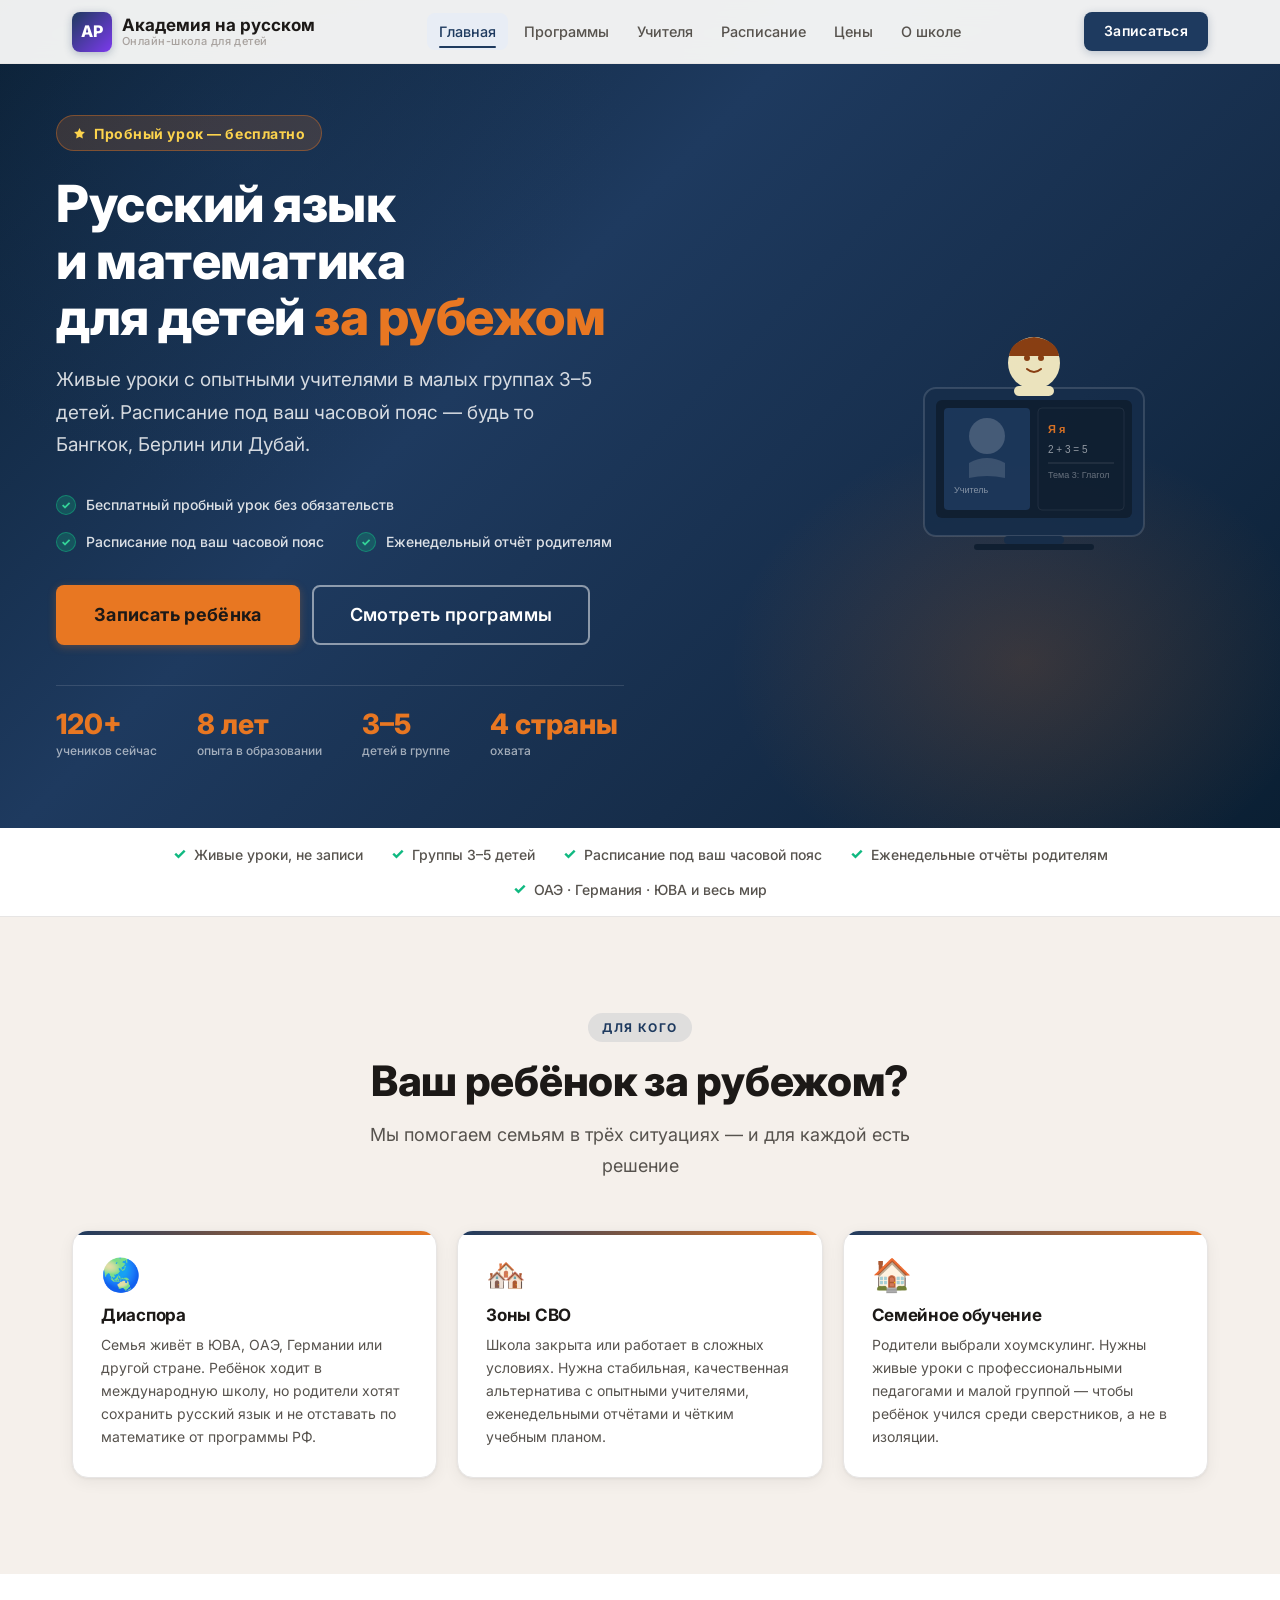
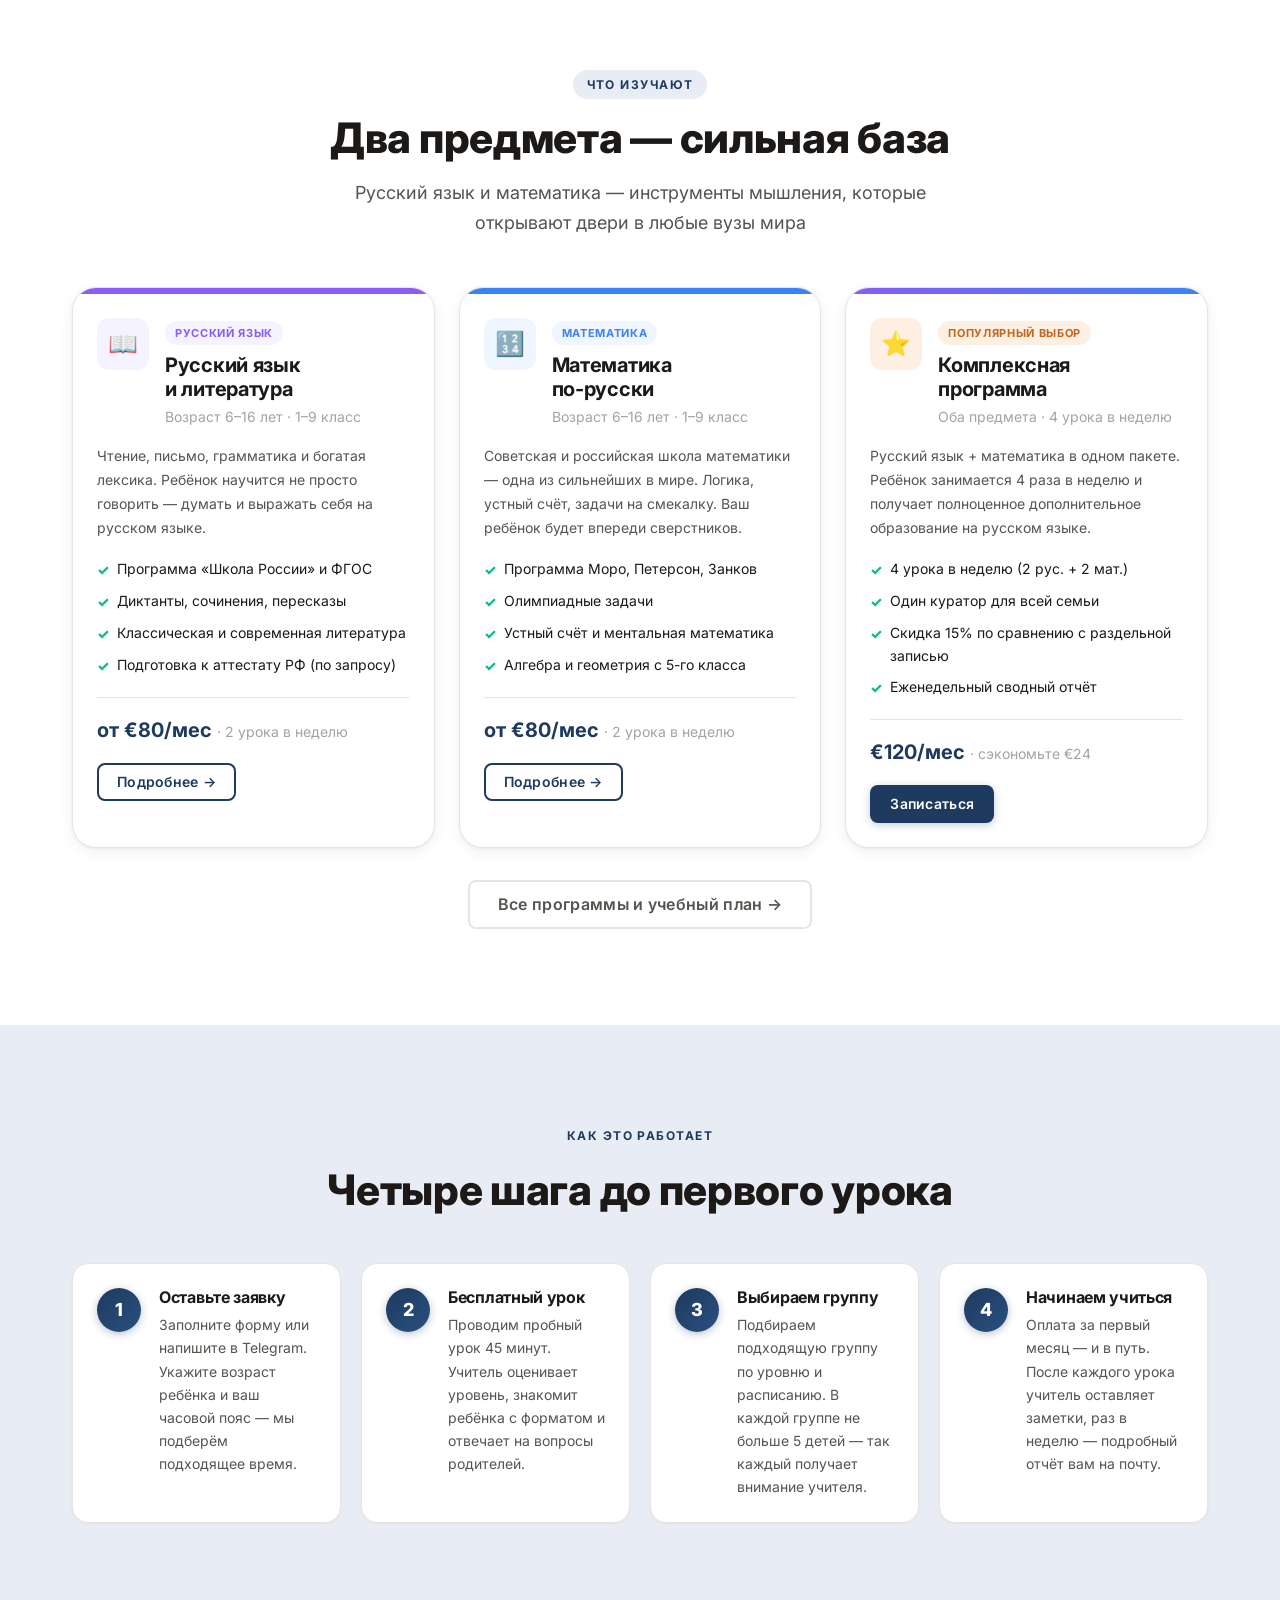
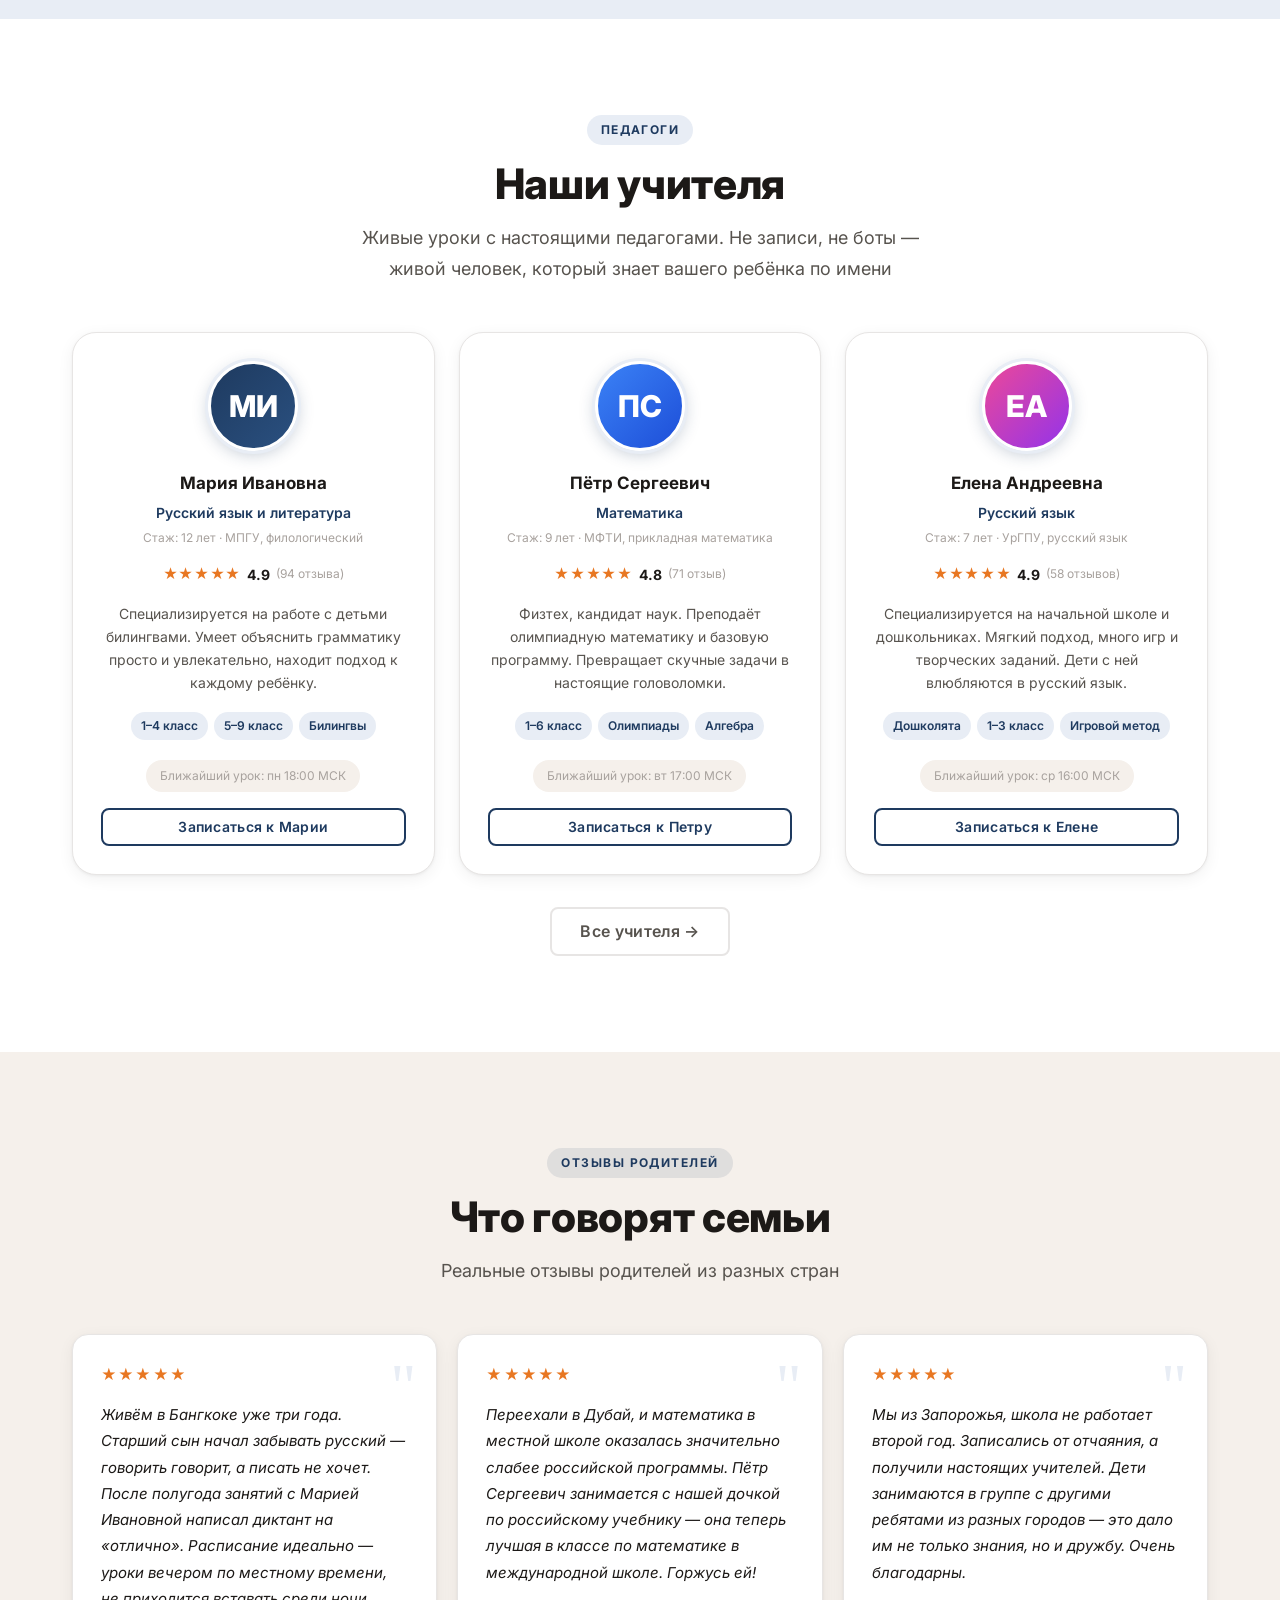
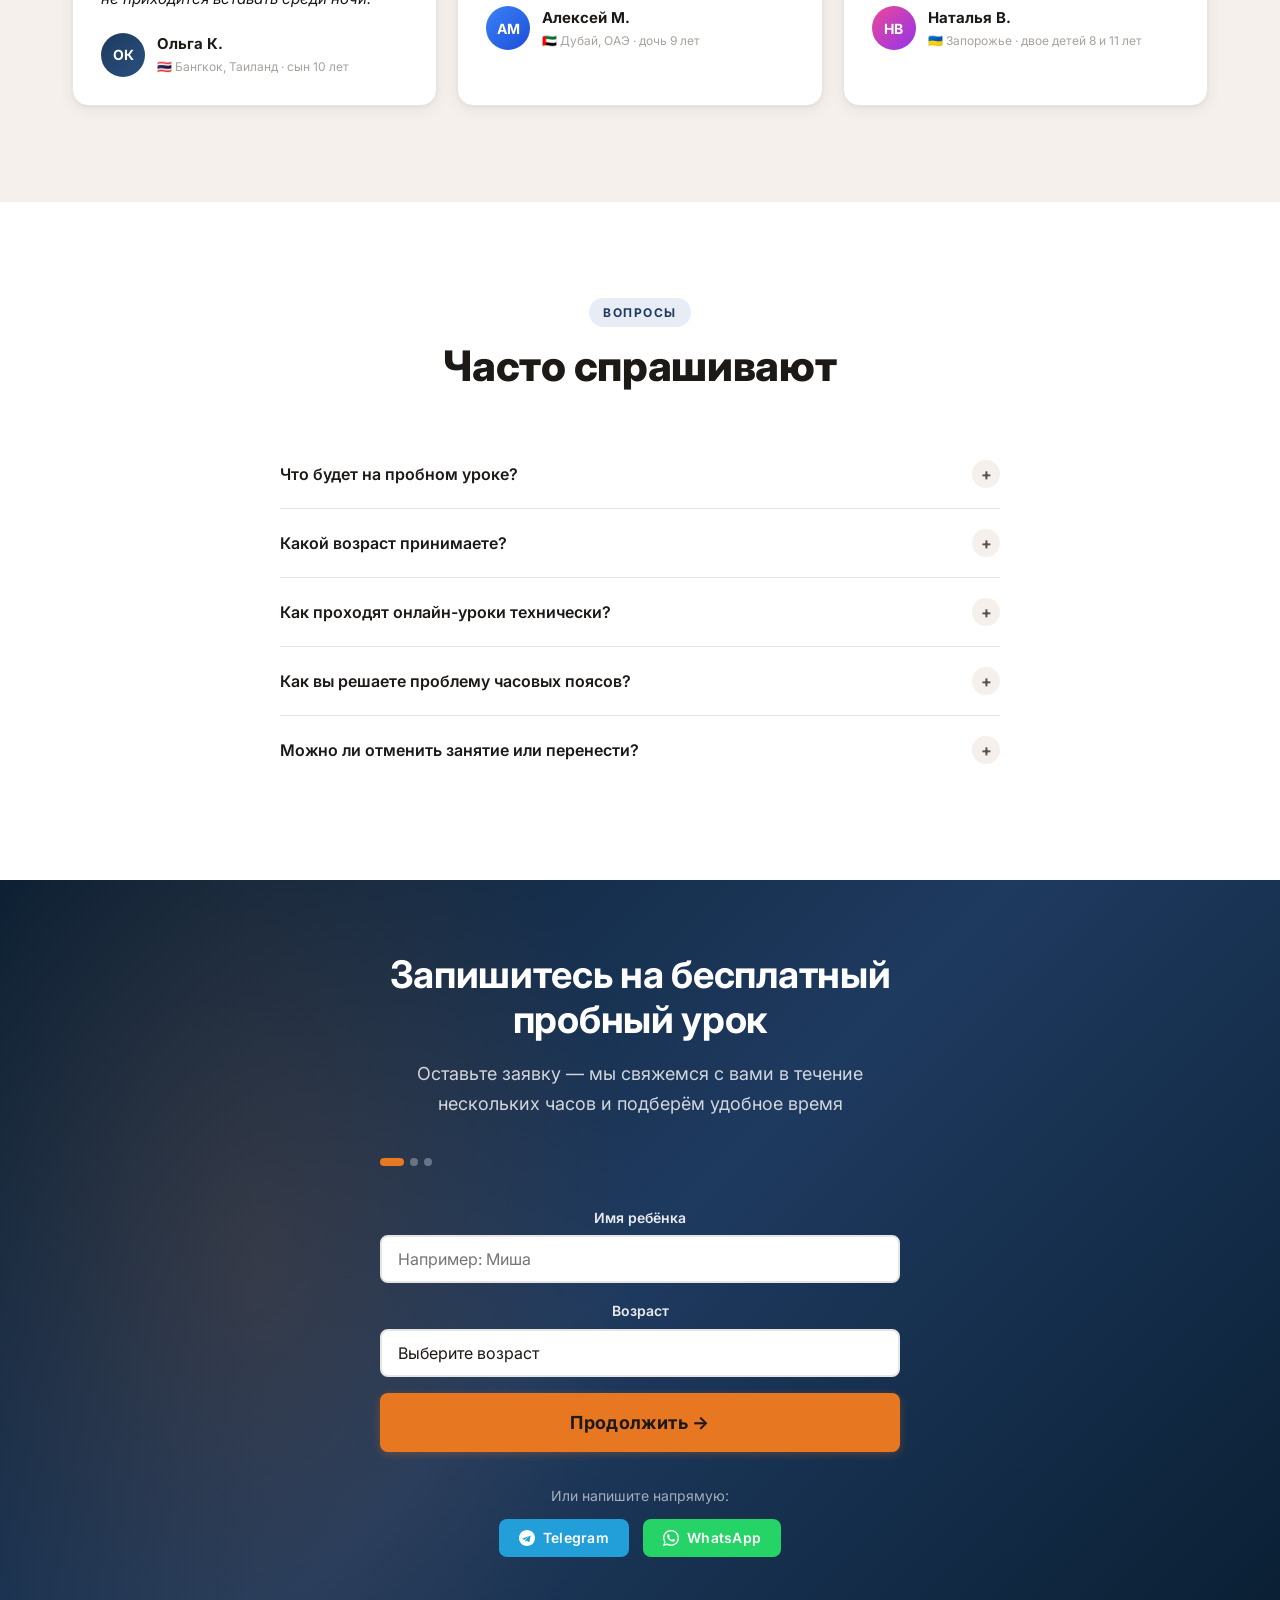
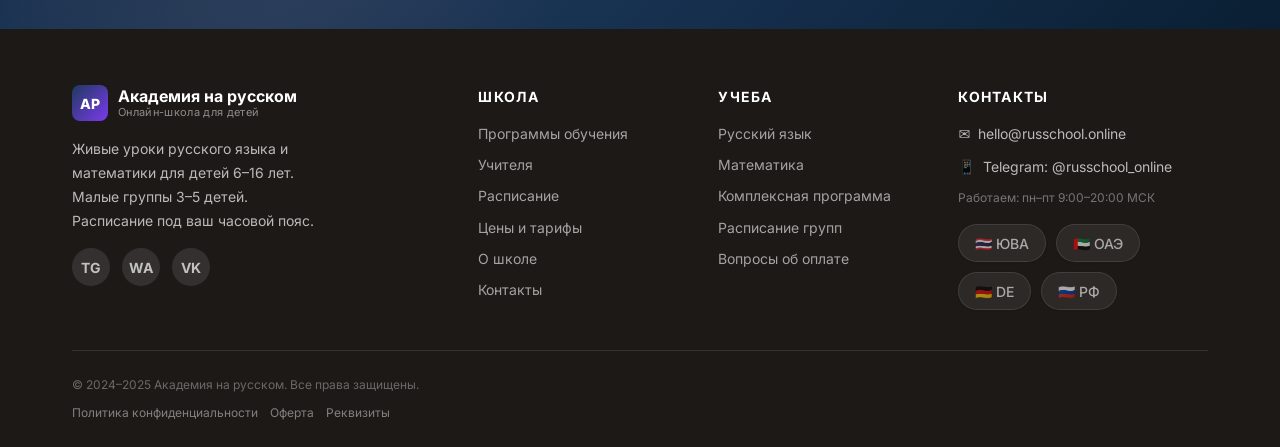
<file: index.html>
<!DOCTYPE html>
<html lang="ru">
<head>
  <meta charset="UTF-8">
  <meta name="viewport" content="width=device-width, initial-scale=1.0">
  <title>Академия на русском — онлайн-школа русского языка и математики для детей</title>
  <meta name="description" content="Живые уроки русского языка и математики для детей 6–16 лет. Малые группы 3–5 детей. Для семей в России, ОАЭ, Германии, ЮВА. Пробный урок — бесплатно.">
  <meta name="keywords" content="онлайн школа русский язык дети, математика онлайн для детей, школа для диаспоры, живые уроки онлайн, русская школа ОАЭ, русская школа Германия, русская школа Таиланд">
  <link rel="canonical" href="https://russchool.online/">
  <meta property="og:title" content="Академия на русском — живые уроки русского и математики">
  <meta property="og:description" content="Малые группы 3–5 детей. Опытные учителя. Расписание под ваш часовой пояс. Пробный урок бесплатно.">
  <meta property="og:image" content="https://russchool.online/images/og-image.jpg">
  <meta property="og:url" content="https://russchool.online/">
  <meta property="og:type" content="website">
  <meta property="og:locale" content="ru_RU">
  <meta name="twitter:card" content="summary_large_image">
  <link rel="preconnect" href="https://fonts.googleapis.com">
  <link rel="preconnect" href="https://fonts.gstatic.com" crossorigin>
  <link href="https://fonts.googleapis.com/css2?family=Inter:wght@400;500;600;700&display=swap" rel="stylesheet">
  <link rel="stylesheet" href="css/style.css">
  <script type="application/ld+json">
  {
    "@context": "https://schema.org",
    "@type": "EducationalOrganization",
    "name": "Академия на русском",
    "alternateName": "Онлайн-школа русского языка и математики",
    "url": "https://russchool.online",
    "description": "Живые онлайн-уроки русского языка и математики для детей 6–16 лет. Малые группы 3–5 детей.",
    "foundingDate": "2024",
    "teaches": ["Русский язык", "Математика"],
    "educationalLevel": "Начальная школа, Средняя школа",
    "audience": {"@type": "Audience", "audienceType": "Дети и родители"},
    "areaServed": ["Россия", "ОАЭ", "Германия", "Таиланд", "ЮВА", "Глобально"]
  }
  </script>
</head>
<body>

<a href="#main" class="skip-link">Перейти к содержимому</a>

<!-- ========== HEADER ========== -->
<header class="header" role="banner">
  <div class="header__inner">
    <a href="index.html" class="header__logo" aria-label="Академия на русском — главная страница">
      <div class="logo__icon" aria-hidden="true">АР</div>
      <div class="logo__text">Академия на русском
        <span>Онлайн-школа для детей</span>
      </div>
    </a>
    <nav class="nav" aria-label="Основная навигация">
      <ul class="nav__list">
        <li><a href="index.html" class="nav__link nav__link--active">Главная</a></li>
        <li><a href="courses.html" class="nav__link">Программы</a></li>
        <li><a href="teachers.html" class="nav__link">Учителя</a></li>
        <li><a href="schedule.html" class="nav__link">Расписание</a></li>
        <li><a href="prices.html" class="nav__link">Цены</a></li>
        <li><a href="about.html" class="nav__link">О школе</a></li>
      </ul>
    </nav>
    <div class="header__actions">
      <a href="contacts.html" class="btn btn--primary btn--sm">Записаться</a>
      <button class="hamburger" aria-label="Открыть меню" aria-expanded="false" aria-controls="navDrawer">
        <span class="hamburger__line"></span>
        <span class="hamburger__line"></span>
        <span class="hamburger__line"></span>
      </button>
    </div>
  </div>
</header>

<!-- Mobile nav drawer -->
<nav class="nav-drawer" id="navDrawer" aria-label="Мобильная навигация">
  <ul class="nav-drawer__list">
    <li><a href="index.html" class="nav-drawer__link nav-drawer__link--active">Главная</a></li>
    <li><a href="courses.html" class="nav-drawer__link">Программы обучения</a></li>
    <li><a href="teachers.html" class="nav-drawer__link">Наши учителя</a></li>
    <li><a href="schedule.html" class="nav-drawer__link">Расписание</a></li>
    <li><a href="prices.html" class="nav-drawer__link">Цены и тарифы</a></li>
    <li><a href="about.html" class="nav-drawer__link">О школе</a></li>
    <li><a href="contacts.html" class="nav-drawer__link">Контакты</a></li>
  </ul>
  <div class="nav-drawer__cta">
    <a href="contacts.html" class="btn btn--accent btn--wide">Записаться на пробный урок</a>
  </div>
</nav>

<!-- ========== MAIN ========== -->
<main id="main">

<!-- ========== HERO ========== -->
<section class="hero" aria-label="Главный баннер">
  <div class="hero__bg-glow" aria-hidden="true"></div>
  <div class="hero__content">
    <div class="hero__main-col">
      <div class="hero__badge" aria-label="Акция">
        <svg width="13" height="13" viewBox="0 0 24 24" fill="currentColor" aria-hidden="true"><path d="M12 2l3.09 6.26L22 9.27l-5 4.87 1.18 6.88L12 17.77l-6.18 3.25L7 14.14 2 9.27l6.91-1.01L12 2z"/></svg>
        Пробный урок — бесплатно
      </div>
      <h1 class="hero__title">
        Русский язык<br>и математика<br>для детей <em>за рубежом</em>
      </h1>
      <p class="hero__text">
        Живые уроки с опытными учителями в малых группах 3–5 детей.
        Расписание под ваш часовой пояс — будь то Бангкок, Берлин или Дубай.
      </p>
      <div class="hero__bullets">
        <div class="hero__bullet">
          <div class="hero__bullet-check" aria-hidden="true">✓</div>
          Бесплатный пробный урок без обязательств
        </div>
        <div class="hero__bullet">
          <div class="hero__bullet-check" aria-hidden="true">✓</div>
          Расписание под ваш часовой пояс
        </div>
        <div class="hero__bullet">
          <div class="hero__bullet-check" aria-hidden="true">✓</div>
          Еженедельный отчёт родителям
        </div>
      </div>
      <div class="hero__buttons">
        <a href="contacts.html" class="btn btn--accent btn--lg">Записать ребёнка</a>
        <a href="courses.html" class="btn btn--outline-white btn--lg">Смотреть программы</a>
      </div>
      <div class="hero__stats" role="list">
        <div role="listitem">
          <div class="hero__stat-num" data-target="120" data-suffix="+">0</div>
          <div class="hero__stat-label">учеников сейчас</div>
        </div>
        <div role="listitem">
          <div class="hero__stat-num" data-target="8" data-suffix=" лет">0</div>
          <div class="hero__stat-label">опыта в образовании</div>
        </div>
        <div role="listitem">
          <div class="hero__stat-num" data-target="3" data-suffix="–5">0</div>
          <div class="hero__stat-label">детей в группе</div>
        </div>
        <div role="listitem">
          <div class="hero__stat-num" data-target="4" data-suffix=" страны">0</div>
          <div class="hero__stat-label">охвата</div>
        </div>
      </div>
    </div>
    <div class="hero__visual-col" aria-hidden="true">
      <!-- SVG иллюстрация: ребёнок за уроком -->
      <svg width="380" height="340" viewBox="0 0 380 340" fill="none" xmlns="http://www.w3.org/2000/svg" style="opacity:0.92">
        <!-- Ноутбук/экран -->
        <rect x="80" y="120" width="220" height="148" rx="12" fill="#162d4a" stroke="rgba(255,255,255,0.15)" stroke-width="2"/>
        <rect x="92" y="132" width="196" height="118" rx="6" fill="#0f1e30"/>
        <!-- Контент на экране: учитель -->
        <rect x="100" y="140" width="86" height="102" rx="4" fill="#1e3a5f" opacity="0.9"/>
        <circle cx="143" cy="168" r="18" fill="rgba(255,255,255,0.2)"/>
        <path d="M125 195 Q143 185 161 195 L161 210 Q143 206 125 210 Z" fill="rgba(255,255,255,0.15)"/>
        <text x="110" y="225" font-family="sans-serif" font-size="9" fill="rgba(255,255,255,0.5)">Учитель</text>
        <!-- Правая часть экрана: доска -->
        <rect x="194" y="140" width="86" height="102" rx="4" fill="#0f1e30" stroke="rgba(255,255,255,0.08)" stroke-width="1"/>
        <text x="204" y="165" font-family="sans-serif" font-size="11" fill="#E87722" font-weight="bold">Я я</text>
        <text x="204" y="185" font-family="sans-serif" font-size="10" fill="rgba(255,255,255,0.6)">2 + 3 = 5</text>
        <line x1="204" y1="195" x2="270" y2="195" stroke="rgba(255,255,255,0.15)" stroke-width="1"/>
        <text x="204" y="210" font-family="sans-serif" font-size="9" fill="rgba(255,255,255,0.4)">Тема 3: Глагол</text>
        <!-- Подставка ноутбука -->
        <rect x="160" y="268" width="60" height="8" rx="4" fill="#162d4a"/>
        <rect x="130" y="276" width="120" height="6" rx="3" fill="#0f1e30"/>
        <!-- Ребёнок (упрощённый) -->
        <circle cx="190" cy="95" r="26" fill="#FEF3C7"/>
        <circle cx="183" cy="90" r="3" fill="#92400E"/>
        <circle cx="197" cy="90" r="3" fill="#92400E"/>
        <path d="M183 101 Q190 107 197 101" stroke="#92400E" stroke-width="2" fill="none" stroke-linecap="round"/>
        <!-- Волосы -->
        <path d="M165 88 Q167 72 190 69 Q213 72 215 88" fill="#92400E"/>
        <!-- Тело ребёнка -->
        <rect x="170" y="118" width="40" height="10" rx="5" fill="#FEF3C7"/>
        <!-- Звёздочки -->
        <text x="50" y="100" font-size="22" opacity="0.7">⭐</text>
        <text x="300" y="80" font-size="18" opacity="0.6">✨</text>
        <text x="320" y="180" font-size="14" opacity="0.5">📚</text>
        <text x="30" y="200" font-size="16" opacity="0.5">🌟</text>
      </svg>
    </div>
  </div>
</section>

<!-- ========== TRUST BAR ========== -->
<div class="trust-bar" aria-label="Ключевые преимущества">
  <div class="container">
    <div class="trust-bar__inner">
      <div class="trust-item">
        <span class="trust-item__icon" aria-hidden="true">✓</span>
        Живые уроки, не записи
      </div>
      <div class="trust-item">
        <span class="trust-item__icon" aria-hidden="true">✓</span>
        Группы 3–5 детей
      </div>
      <div class="trust-item">
        <span class="trust-item__icon" aria-hidden="true">✓</span>
        Расписание под ваш часовой пояс
      </div>
      <div class="trust-item">
        <span class="trust-item__icon" aria-hidden="true">✓</span>
        Еженедельные отчёты родителям
      </div>
      <div class="trust-item">
        <span class="trust-item__icon" aria-hidden="true">✓</span>
        ОАЭ · Германия · ЮВА и весь мир
      </div>
    </div>
  </div>
</div>

<!-- ========== ДЛЯ КОГО ========== -->
<section class="section section--warm" id="for-whom">
  <div class="container">
    <div class="section__header fade-in-up">
      <div class="section__label">Для кого</div>
      <h2 class="section__title">Ваш ребёнок за рубежом?</h2>
      <p class="section__subtitle">Мы помогаем семьям в трёх ситуациях — и для каждой есть решение</p>
    </div>
    <div class="audience-grid">
      <article class="audience-card fade-in-up">
        <div class="audience-card__emoji" aria-hidden="true">🌏</div>
        <h3 class="audience-card__title">Диаспора</h3>
        <p class="audience-card__text">
          Семья живёт в ЮВА, ОАЭ, Германии или другой стране. Ребёнок ходит в международную школу,
          но родители хотят сохранить русский язык и не отставать по математике от программы РФ.
        </p>
      </article>
      <article class="audience-card fade-in-up">
        <div class="audience-card__emoji" aria-hidden="true">🏘️</div>
        <h3 class="audience-card__title">Зоны СВО</h3>
        <p class="audience-card__text">
          Школа закрыта или работает в сложных условиях. Нужна стабильная, качественная альтернатива
          с опытными учителями, еженедельными отчётами и чётким учебным планом.
        </p>
      </article>
      <article class="audience-card fade-in-up">
        <div class="audience-card__emoji" aria-hidden="true">🏠</div>
        <h3 class="audience-card__title">Семейное обучение</h3>
        <p class="audience-card__text">
          Родители выбрали хоумскулинг. Нужны живые уроки с профессиональными педагогами
          и малой группой — чтобы ребёнок учился среди сверстников, а не в изоляции.
        </p>
      </article>
    </div>
  </div>
</section>

<!-- ========== ПРЕДМЕТЫ ========== -->
<section class="section section--white" id="subjects">
  <div class="container">
    <div class="section__header fade-in-up">
      <div class="section__label">Что изучают</div>
      <h2 class="section__title">Два предмета — сильная база</h2>
      <p class="section__subtitle">Русский язык и математика — инструменты мышления, которые открывают двери в любые вузы мира</p>
    </div>
    <div class="subjects-grid">

      <article class="subject-card subject-card--ru fade-in-up">
        <div class="subject-card__top"></div>
        <div class="subject-card__header">
          <div class="subject-card__icon" aria-hidden="true">📖</div>
          <div class="subject-card__meta">
            <div class="subject-card__badge">Русский язык</div>
            <h3 class="subject-card__title">Русский язык<br>и литература</h3>
            <div class="subject-card__ages">Возраст 6–16 лет · 1–9 класс</div>
          </div>
        </div>
        <div class="subject-card__body">
          <p class="subject-card__desc">
            Чтение, письмо, грамматика и богатая лексика. Ребёнок научится не просто говорить —
            думать и выражать себя на русском языке.
          </p>
          <ul class="subject-card__features" aria-label="Что входит в программу">
            <li class="subject-feature">Программа «Школа России» и ФГОС</li>
            <li class="subject-feature">Диктанты, сочинения, пересказы</li>
            <li class="subject-feature">Классическая и современная литература</li>
            <li class="subject-feature">Подготовка к аттестату РФ (по запросу)</li>
          </ul>
          <div class="subject-card__footer">
            <div class="subject-card__price">от €80/мес <span>· 2 урока в неделю</span></div>
            <a href="courses.html" class="btn btn--outline btn--sm">Подробнее →</a>
          </div>
        </div>
      </article>

      <article class="subject-card subject-card--math fade-in-up">
        <div class="subject-card__top"></div>
        <div class="subject-card__header">
          <div class="subject-card__icon" aria-hidden="true">🔢</div>
          <div class="subject-card__meta">
            <div class="subject-card__badge">Математика</div>
            <h3 class="subject-card__title">Математика<br>по-русски</h3>
            <div class="subject-card__ages">Возраст 6–16 лет · 1–9 класс</div>
          </div>
        </div>
        <div class="subject-card__body">
          <p class="subject-card__desc">
            Советская и российская школа математики — одна из сильнейших в мире.
            Логика, устный счёт, задачи на смекалку. Ваш ребёнок будет впереди сверстников.
          </p>
          <ul class="subject-card__features" aria-label="Что входит в программу">
            <li class="subject-feature">Программа Моро, Петерсон, Занков</li>
            <li class="subject-feature">Олимпиадные задачи</li>
            <li class="subject-feature">Устный счёт и ментальная математика</li>
            <li class="subject-feature">Алгебра и геометрия с 5-го класса</li>
          </ul>
          <div class="subject-card__footer">
            <div class="subject-card__price">от €80/мес <span>· 2 урока в неделю</span></div>
            <a href="courses.html" class="btn btn--outline btn--sm">Подробнее →</a>
          </div>
        </div>
      </article>

      <article class="subject-card subject-card--combo fade-in-up">
        <div class="subject-card__top"></div>
        <div class="subject-card__header">
          <div class="subject-card__icon" aria-hidden="true">⭐</div>
          <div class="subject-card__meta">
            <div class="subject-card__badge">Популярный выбор</div>
            <h3 class="subject-card__title">Комплексная<br>программа</h3>
            <div class="subject-card__ages">Оба предмета · 4 урока в неделю</div>
          </div>
        </div>
        <div class="subject-card__body">
          <p class="subject-card__desc">
            Русский язык + математика в одном пакете. Ребёнок занимается 4 раза в неделю
            и получает полноценное дополнительное образование на русском языке.
          </p>
          <ul class="subject-card__features" aria-label="Что входит">
            <li class="subject-feature">4 урока в неделю (2 рус. + 2 мат.)</li>
            <li class="subject-feature">Один куратор для всей семьи</li>
            <li class="subject-feature">Скидка 15% по сравнению с раздельной записью</li>
            <li class="subject-feature">Еженедельный сводный отчёт</li>
          </ul>
          <div class="subject-card__footer">
            <div class="subject-card__price">€120/мес <span>· сэкономьте €24</span></div>
            <a href="contacts.html" class="btn btn--primary btn--sm">Записаться</a>
          </div>
        </div>
      </article>

    </div>
    <div class="text-center mt-4">
      <a href="courses.html" class="btn btn--ghost">Все программы и учебный план →</a>
    </div>
  </div>
</section>

<!-- ========== КАК ЭТО РАБОТАЕТ ========== -->
<section class="section section--light" id="how">
  <div class="container">
    <div class="section__header fade-in-up">
      <div class="section__label">Как это работает</div>
      <h2 class="section__title">Четыре шага до первого урока</h2>
    </div>
    <div class="steps-grid">
      <div class="step-card fade-in-up">
        <div class="step-card__num" aria-hidden="true">1</div>
        <div>
          <h3 class="step-card__title">Оставьте заявку</h3>
          <p class="step-card__text">Заполните форму или напишите в Telegram. Укажите возраст ребёнка и ваш часовой пояс — мы подберём подходящее время.</p>
        </div>
      </div>
      <div class="step-card fade-in-up">
        <div class="step-card__num" aria-hidden="true">2</div>
        <div>
          <h3 class="step-card__title">Бесплатный урок</h3>
          <p class="step-card__text">Проводим пробный урок 45 минут. Учитель оценивает уровень, знакомит ребёнка с форматом и отвечает на вопросы родителей.</p>
        </div>
      </div>
      <div class="step-card fade-in-up">
        <div class="step-card__num" aria-hidden="true">3</div>
        <div>
          <h3 class="step-card__title">Выбираем группу</h3>
          <p class="step-card__text">Подбираем подходящую группу по уровню и расписанию. В каждой группе не больше 5 детей — так каждый получает внимание учителя.</p>
        </div>
      </div>
      <div class="step-card fade-in-up">
        <div class="step-card__num" aria-hidden="true">4</div>
        <div>
          <h3 class="step-card__title">Начинаем учиться</h3>
          <p class="step-card__text">Оплата за первый месяц — и в путь. После каждого урока учитель оставляет заметки, раз в неделю — подробный отчёт вам на почту.</p>
        </div>
      </div>
    </div>
  </div>
</section>

<!-- ========== УЧИТЕЛЯ (ПРЕВЬЮ) ========== -->
<section class="section section--white" id="teachers-preview">
  <div class="container">
    <div class="section__header fade-in-up">
      <div class="section__label">Педагоги</div>
      <h2 class="section__title">Наши учителя</h2>
      <p class="section__subtitle">Живые уроки с настоящими педагогами. Не записи, не боты — живой человек, который знает вашего ребёнка по имени</p>
    </div>
    <div class="teachers-grid">

      <article class="teacher-card fade-in-up">
        <div class="teacher-card__avatar" aria-label="Аватар учителя Марии">МИ</div>
        <div class="teacher-card__name">Мария Ивановна</div>
        <div class="teacher-card__subject">Русский язык и литература</div>
        <div class="teacher-card__exp">Стаж: 12 лет · МПГУ, филологический</div>
        <div class="teacher-card__rating">
          <span class="teacher-card__stars" aria-label="Рейтинг">★★★★★</span>
          <span class="teacher-card__rating-num">4.9</span>
          <span class="teacher-card__rating-count">(94 отзыва)</span>
        </div>
        <p class="teacher-card__bio">Специализируется на работе с детьми билингвами. Умеет объяснить грамматику просто и увлекательно, находит подход к каждому ребёнку.</p>
        <div class="teacher-card__tags">
          <span class="tag">1–4 класс</span>
          <span class="tag">5–9 класс</span>
          <span class="tag">Билингвы</span>
        </div>
        <div class="teacher-card__next">Ближайший урок: пн 18:00 МСК</div>
        <a href="contacts.html" class="btn btn--outline btn--sm btn--wide">Записаться к Марии</a>
      </article>

      <article class="teacher-card fade-in-up">
        <div class="teacher-card__avatar" style="background: linear-gradient(135deg, #3B82F6 0%, #1D4ED8 100%);" aria-label="Аватар учителя Петра">ПС</div>
        <div class="teacher-card__name">Пётр Сергеевич</div>
        <div class="teacher-card__subject">Математика</div>
        <div class="teacher-card__exp">Стаж: 9 лет · МФТИ, прикладная математика</div>
        <div class="teacher-card__rating">
          <span class="teacher-card__stars" aria-label="Рейтинг">★★★★★</span>
          <span class="teacher-card__rating-num">4.8</span>
          <span class="teacher-card__rating-count">(71 отзыв)</span>
        </div>
        <p class="teacher-card__bio">Физтех, кандидат наук. Преподаёт олимпиадную математику и базовую программу. Превращает скучные задачи в настоящие головоломки.</p>
        <div class="teacher-card__tags">
          <span class="tag">1–6 класс</span>
          <span class="tag">Олимпиады</span>
          <span class="tag">Алгебра</span>
        </div>
        <div class="teacher-card__next">Ближайший урок: вт 17:00 МСК</div>
        <a href="contacts.html" class="btn btn--outline btn--sm btn--wide">Записаться к Петру</a>
      </article>

      <article class="teacher-card fade-in-up">
        <div class="teacher-card__avatar" style="background: linear-gradient(135deg, #EC4899 0%, #9333EA 100%);" aria-label="Аватар учителя Елены">ЕА</div>
        <div class="teacher-card__name">Елена Андреевна</div>
        <div class="teacher-card__subject">Русский язык</div>
        <div class="teacher-card__exp">Стаж: 7 лет · УрГПУ, русский язык</div>
        <div class="teacher-card__rating">
          <span class="teacher-card__stars" aria-label="Рейтинг">★★★★★</span>
          <span class="teacher-card__rating-num">4.9</span>
          <span class="teacher-card__rating-count">(58 отзывов)</span>
        </div>
        <p class="teacher-card__bio">Специализируется на начальной школе и дошкольниках. Мягкий подход, много игр и творческих заданий. Дети с ней влюбляются в русский язык.</p>
        <div class="teacher-card__tags">
          <span class="tag">Дошколята</span>
          <span class="tag">1–3 класс</span>
          <span class="tag">Игровой метод</span>
        </div>
        <div class="teacher-card__next">Ближайший урок: ср 16:00 МСК</div>
        <a href="contacts.html" class="btn btn--outline btn--sm btn--wide">Записаться к Елене</a>
      </article>

    </div>
    <div class="text-center mt-4">
      <a href="teachers.html" class="btn btn--ghost">Все учителя →</a>
    </div>
  </div>
</section>

<!-- ========== ОТЗЫВЫ ========== -->
<section class="section section--warm" id="reviews">
  <div class="container">
    <div class="section__header fade-in-up">
      <div class="section__label">Отзывы родителей</div>
      <h2 class="section__title">Что говорят семьи</h2>
      <p class="section__subtitle">Реальные отзывы родителей из разных стран</p>
    </div>
    <div class="testimonials-grid">

      <article class="testimonial-card fade-in-up">
        <div class="testimonial-card__quote" aria-hidden="true">"</div>
        <div class="testimonial-card__stars" aria-label="5 звёзд">★★★★★</div>
        <p class="testimonial-card__text">
          Живём в Бангкоке уже три года. Старший сын начал забывать русский — говорить говорит, а писать не хочет.
          После полугода занятий с Марией Ивановной написал диктант на «отлично». Расписание идеально —
          уроки вечером по местному времени, не приходится вставать среди ночи.
        </p>
        <div class="testimonial-card__author">
          <div class="testimonial-card__avatar" aria-hidden="true">ОК</div>
          <div>
            <div class="testimonial-card__name">Ольга К.</div>
            <div class="testimonial-card__location">🇹🇭 Бангкок, Таиланд · сын 10 лет</div>
          </div>
        </div>
      </article>

      <article class="testimonial-card fade-in-up">
        <div class="testimonial-card__quote" aria-hidden="true">"</div>
        <div class="testimonial-card__stars" aria-label="5 звёзд">★★★★★</div>
        <p class="testimonial-card__text">
          Переехали в Дубай, и математика в местной школе оказалась значительно слабее российской программы.
          Пётр Сергеевич занимается с нашей дочкой по российскому учебнику — она теперь лучшая в классе
          по математике в международной школе. Горжусь ей!
        </p>
        <div class="testimonial-card__author">
          <div class="testimonial-card__avatar" style="background: linear-gradient(135deg, #3B82F6 0%, #1D4ED8 100%);" aria-hidden="true">АМ</div>
          <div>
            <div class="testimonial-card__name">Алексей М.</div>
            <div class="testimonial-card__location">🇦🇪 Дубай, ОАЭ · дочь 9 лет</div>
          </div>
        </div>
      </article>

      <article class="testimonial-card fade-in-up">
        <div class="testimonial-card__quote" aria-hidden="true">"</div>
        <div class="testimonial-card__stars" aria-label="5 звёзд">★★★★★</div>
        <p class="testimonial-card__text">
          Мы из Запорожья, школа не работает второй год. Записались от отчаяния, а получили настоящих учителей.
          Дети занимаются в группе с другими ребятами из разных городов — это дало им не только знания,
          но и дружбу. Очень благодарны.
        </p>
        <div class="testimonial-card__author">
          <div class="testimonial-card__avatar" style="background: linear-gradient(135deg, #EC4899 0%, #9333EA 100%);" aria-hidden="true">НВ</div>
          <div>
            <div class="testimonial-card__name">Наталья В.</div>
            <div class="testimonial-card__location">🇺🇦 Запорожье · двое детей 8 и 11 лет</div>
          </div>
        </div>
      </article>

    </div>
  </div>
</section>

<!-- ========== FAQ ========== -->
<section class="section section--white" id="faq">
  <div class="container">
    <div class="section__header fade-in-up">
      <div class="section__label">Вопросы</div>
      <h2 class="section__title">Часто спрашивают</h2>
    </div>
    <div class="faq-list fade-in-up" role="list">

      <div class="faq-item" role="listitem">
        <button class="faq-question" aria-expanded="false">
          Что будет на пробном уроке?
          <span class="faq-question__icon" aria-hidden="true">+</span>
        </button>
        <div class="faq-answer">
          Пробный урок длится 45 минут. Учитель познакомится с ребёнком, проведёт небольшую диагностику уровня
          и проведёт часть урока по программе. После занятия учитель и куратор школы расскажут вам о результатах
          и подберут подходящую группу. Пробный урок полностью бесплатен — никаких обязательств.
        </div>
      </div>

      <div class="faq-item" role="listitem">
        <button class="faq-question" aria-expanded="false">
          Какой возраст принимаете?
          <span class="faq-question__icon" aria-hidden="true">+</span>
        </button>
        <div class="faq-answer">
          Мы работаем с детьми от 6 до 16 лет. Для самых маленьких (6–7 лет) уроки проходят в игровом формате
          25–30 минут. С 8 лет — стандартные уроки 45 минут. Группы формируются по возрасту и уровню знаний,
          чтобы дети занимались с ровесниками.
        </div>
      </div>

      <div class="faq-item" role="listitem">
        <button class="faq-question" aria-expanded="false">
          Как проходят онлайн-уроки технически?
          <span class="faq-question__icon" aria-hidden="true">+</span>
        </button>
        <div class="faq-answer">
          Уроки проходят через BigBlueButton — профессиональную платформу для онлайн-обучения с видеосвязью,
          интерактивной доской и чатом. Домашние задания и учебные материалы доступны в личном кабинете на нашей
          платформе (Moodle). Нужен только компьютер или планшет с браузером — ничего устанавливать не нужно.
        </div>
      </div>

      <div class="faq-item" role="listitem">
        <button class="faq-question" aria-expanded="false">
          Как вы решаете проблему часовых поясов?
          <span class="faq-question__icon" aria-hidden="true">+</span>
        </button>
        <div class="faq-answer">
          Расписание групп составляется с учётом разных часовых поясов. Для ЮВА (UTC+7) уроки доступны
          утром по московскому времени, для Европы — вечером. На нашем сайте есть конвертер времени.
          Мы никогда не назначаем уроки глубокой ночью для ваш часового пояса.
        </div>
      </div>

      <div class="faq-item" role="listitem">
        <button class="faq-question" aria-expanded="false">
          Можно ли отменить занятие или перенести?
          <span class="faq-question__icon" aria-hidden="true">+</span>
        </button>
        <div class="faq-answer">
          Пропущенное занятие можно перенести или получить запись урока (если родители дали согласие на запись).
          За отмену за 24 часа — ничего не списывается. За более поздний отказ урок считается проведённым.
          Оплата ежемесячная, отмена подписки — в любой момент.
        </div>
      </div>

    </div>
  </div>
</section>

<!-- ========== CTA С ФОРМОЙ ========== -->
<section class="cta-section" id="enroll" aria-label="Запись на пробный урок">
  <div class="container">
    <h2 class="fade-in-up">Запишитесь на бесплатный<br>пробный урок</h2>
    <p class="fade-in-up">Оставьте заявку — мы свяжемся с вами в течение нескольких часов и подберём удобное время</p>
    <div class="fade-in-up" style="max-width:520px;margin:0 auto;">
      <form id="enrollForm" style="display:flex;flex-direction:column;gap:1rem;" novalidate aria-label="Форма записи">
        <div class="form-progress">
          <div class="form-progress__dot active" id="dot1"></div>
          <div class="form-progress__dot" id="dot2"></div>
          <div class="form-progress__dot" id="dot3"></div>
        </div>
        <div class="form-step active" id="formStep1">
          <div class="form-grid">
            <div class="form-group">
              <label class="form-label" for="childName" style="color:rgba(255,255,255,0.9)">Имя ребёнка</label>
              <input type="text" id="childName" name="childName" class="form-input" placeholder="Например: Миша" required autocomplete="given-name">
            </div>
            <div class="form-group">
              <label class="form-label" for="childAge" style="color:rgba(255,255,255,0.9)">Возраст</label>
              <select id="childAge" name="childAge" class="form-select" required>
                <option value="">Выберите возраст</option>
                <option value="6">6 лет</option>
                <option value="7">7 лет (1 класс)</option>
                <option value="8">8 лет (2 класс)</option>
                <option value="9">9 лет (3 класс)</option>
                <option value="10">10 лет (4 класс)</option>
                <option value="11">11 лет (5 класс)</option>
                <option value="12">12 лет (6 класс)</option>
                <option value="13">13 лет (7 класс)</option>
                <option value="14-16">14–16 лет (8–9 класс)</option>
              </select>
            </div>
          </div>
          <button type="button" class="btn btn--accent btn--lg btn--wide mt-2" onclick="nextFormStep(2)">
            Продолжить →
          </button>
        </div>
        <div class="form-step" id="formStep2">
          <div class="form-grid form-grid--2">
            <div class="form-group">
              <label class="form-label" for="parentName" style="color:rgba(255,255,255,0.9)">Ваше имя</label>
              <input type="text" id="parentName" name="parentName" class="form-input" placeholder="Имя родителя" required autocomplete="name">
            </div>
            <div class="form-group">
              <label class="form-label" for="timezone" style="color:rgba(255,255,255,0.9)">Часовой пояс / страна</label>
              <select id="timezone" name="timezone" class="form-select" required>
                <option value="">Выберите пояс</option>
                <option value="utc+7">UTC+7 — ЮВА (Бангкок)</option>
                <option value="utc+4">UTC+4 — ОАЭ (Дубай)</option>
                <option value="utc+1">UTC+1 — Германия</option>
                <option value="utc+2">UTC+2 — Израиль</option>
                <option value="utc+3">UTC+3 — Москва</option>
                <option value="utc+5">UTC+5 — Ташкент</option>
                <option value="other">Другой</option>
              </select>
            </div>
          </div>
          <div style="display:flex;gap:.75rem;margin-top:.875rem;">
            <button type="button" class="btn btn--ghost btn--sm" onclick="nextFormStep(1)">← Назад</button>
            <button type="button" class="btn btn--accent btn--lg" style="flex:1" onclick="nextFormStep(3)">Продолжить →</button>
          </div>
        </div>
        <div class="form-step" id="formStep3">
          <div class="form-group">
            <label class="form-label" for="contact" style="color:rgba(255,255,255,0.9)">WhatsApp или Telegram</label>
            <input type="text" id="contact" name="contact" class="form-input" placeholder="+7 900 000-00-00 или @username" required>
            <span class="form-note" style="color:rgba(255,255,255,0.55)">Напишем вам в мессенджер для подтверждения</span>
          </div>
          <div class="form-checkbox mt-2">
            <input type="checkbox" id="agree" name="agree" required>
            <label for="agree" style="color:rgba(255,255,255,0.7)">Согласен(а) с <a href="contacts.html" style="color:rgba(255,255,255,0.9)">политикой конфиденциальности</a></label>
          </div>
          <div style="display:flex;gap:.75rem;margin-top:.875rem;">
            <button type="button" class="btn btn--ghost btn--sm" onclick="nextFormStep(2)">← Назад</button>
            <button type="submit" class="btn btn--accent btn--lg" style="flex:1">Записаться бесплатно</button>
          </div>
        </div>
      </form>
    </div>
    <div class="fade-in-up mt-4">
      <div style="color:rgba(255,255,255,0.6);font-size:14px;margin-bottom:.75rem">Или напишите напрямую:</div>
      <div class="btn-group" style="justify-content:center">
        <a href="https://t.me/russchool_online" class="btn btn--tg btn--sm" target="_blank" rel="noopener">
          <svg width="16" height="16" viewBox="0 0 24 24" fill="currentColor" aria-hidden="true"><path d="M12 0C5.373 0 0 5.373 0 12s5.373 12 12 12 12-5.373 12-12S18.627 0 12 0zm5.562 8.248l-1.97 9.28c-.145.658-.537.818-1.084.508l-3-2.21-1.447 1.394c-.16.16-.295.295-.605.295l.213-3.053 5.56-5.023c.242-.213-.054-.333-.373-.12L8.32 14.617 5.36 13.71c-.651-.204-.665-.651.136-.965l10.91-4.205c.54-.197 1.015.121.156.708z"/></svg>
          Telegram
        </a>
        <a href="https://wa.me/79000000000" class="btn btn--wa btn--sm" target="_blank" rel="noopener">
          <svg width="16" height="16" viewBox="0 0 24 24" fill="currentColor" aria-hidden="true"><path d="M17.472 14.382c-.297-.149-1.758-.867-2.03-.967-.273-.099-.471-.148-.67.15-.197.297-.767.966-.94 1.164-.173.199-.347.223-.644.075-.297-.15-1.255-.463-2.39-1.475-.883-.788-1.48-1.761-1.653-2.059-.173-.297-.018-.458.13-.606.134-.133.298-.347.446-.52.149-.174.198-.298.298-.497.099-.198.05-.371-.025-.52-.075-.149-.669-1.612-.916-2.207-.242-.579-.487-.5-.669-.51-.173-.008-.371-.01-.57-.01-.198 0-.52.074-.792.372-.272.297-1.04 1.016-1.04 2.479 0 1.462 1.065 2.875 1.213 3.074.149.198 2.096 3.2 5.077 4.487.709.306 1.262.489 1.694.625.712.227 1.36.195 1.871.118.571-.085 1.758-.719 2.006-1.413.248-.694.248-1.289.173-1.413-.074-.124-.272-.198-.57-.347m-5.421 7.403h-.004a9.87 9.87 0 01-5.031-1.378l-.361-.214-3.741.982.998-3.648-.235-.374a9.86 9.86 0 01-1.51-5.26c.001-5.45 4.436-9.884 9.888-9.884 2.64 0 5.122 1.03 6.988 2.898a9.825 9.825 0 012.893 6.994c-.003 5.45-4.437 9.884-9.885 9.884m8.413-18.297A11.815 11.815 0 0012.05 0C5.495 0 .16 5.335.157 11.892c0 2.096.547 4.142 1.588 5.945L.057 24l6.305-1.654a11.882 11.882 0 005.683 1.448h.005c6.554 0 11.89-5.335 11.893-11.893a11.821 11.821 0 00-3.48-8.413z"/></svg>
          WhatsApp
        </a>
      </div>
    </div>
  </div>
</section>

<!-- ========== FOOTER ========== -->
<footer class="footer" role="contentinfo">
  <div class="container">
    <div class="footer__grid">
      <div class="footer__brand">
        <a href="index.html" class="footer__logo-link">
          <div class="footer__logo-icon" aria-hidden="true">АР</div>
          <div class="footer__logo-text">Академия на русском
            <span>Онлайн-школа для детей</span>
          </div>
        </a>
        <p class="footer__tagline">
          Живые уроки русского языка и математики для детей 6–16 лет.
          Малые группы 3–5 детей. Расписание под ваш часовой пояс.
        </p>
        <div class="footer__social" aria-label="Мессенджеры">
          <a href="https://t.me/russchool_online" class="social-btn" aria-label="Telegram" target="_blank" rel="noopener">TG</a>
          <a href="https://wa.me/79000000000" class="social-btn" aria-label="WhatsApp" target="_blank" rel="noopener">WA</a>
          <a href="https://vk.com/russchool" class="social-btn" aria-label="ВКонтакте" target="_blank" rel="noopener">VK</a>
        </div>
      </div>
      <div>
        <div class="footer__col-title">Школа</div>
        <nav class="footer__links" aria-label="Навигация в футере">
          <a href="courses.html">Программы обучения</a>
          <a href="teachers.html">Учителя</a>
          <a href="schedule.html">Расписание</a>
          <a href="prices.html">Цены и тарифы</a>
          <a href="about.html">О школе</a>
          <a href="contacts.html">Контакты</a>
        </nav>
      </div>
      <div>
        <div class="footer__col-title">Учеба</div>
        <div class="footer__links">
          <a href="courses.html#russian">Русский язык</a>
          <a href="courses.html#math">Математика</a>
          <a href="courses.html#combo">Комплексная программа</a>
          <a href="schedule.html">Расписание групп</a>
          <a href="prices.html#faq">Вопросы об оплате</a>
        </div>
      </div>
      <div>
        <div class="footer__col-title">Контакты</div>
        <div>
          <div class="footer__contact-item">
            <span aria-hidden="true">✉</span>
            <a href="mailto:hello@russchool.online">hello@russchool.online</a>
          </div>
          <div class="footer__contact-item">
            <span aria-hidden="true">📱</span>
            <a href="https://t.me/russchool_online">Telegram: @russchool_online</a>
          </div>
          <div class="footer__contact-item" style="margin-top:.5rem;font-size:12px;color:rgba(255,255,255,0.4)">
            <span>Работаем: пн–пт 9:00–20:00 МСК</span>
          </div>
        </div>
        <div class="geo-badges" style="justify-content:flex-start;margin-top:1rem">
          <span class="geo-badge" style="background:rgba(255,255,255,0.07);border-color:rgba(255,255,255,0.1);color:rgba(255,255,255,0.6)">🇹🇭 ЮВА</span>
          <span class="geo-badge" style="background:rgba(255,255,255,0.07);border-color:rgba(255,255,255,0.1);color:rgba(255,255,255,0.6)">🇦🇪 ОАЭ</span>
          <span class="geo-badge" style="background:rgba(255,255,255,0.07);border-color:rgba(255,255,255,0.1);color:rgba(255,255,255,0.6)">🇩🇪 DE</span>
          <span class="geo-badge" style="background:rgba(255,255,255,0.07);border-color:rgba(255,255,255,0.1);color:rgba(255,255,255,0.6)">🇷🇺 РФ</span>
        </div>
      </div>
    </div>
    <div class="footer__bottom">
      <div>© 2024–2025 Академия на русском. Все права защищены.</div>
      <div style="display:flex;flex-wrap:wrap;gap:.75rem">
        <a href="#">Политика конфиденциальности</a>
        <a href="#">Оферта</a>
        <a href="#">Реквизиты</a>
      </div>
    </div>
  </div>
</footer>

<!-- ========== MOBILE STICKY CTA ========== -->
<div class="mobile-cta-bar" id="mobileCta" role="complementary" aria-label="Быстрая запись">
  <a href="contacts.html" class="btn btn--accent">Записаться бесплатно</a>
  <a href="https://t.me/russchool_online" class="btn btn--tg" target="_blank" rel="noopener" aria-label="Написать в Telegram">TG</a>
</div>

</main>

<script src="js/main.js"></script>
<script>
function nextFormStep(step) {
  document.querySelectorAll('.form-step').forEach((s, i) => {
    s.classList.toggle('active', i + 1 === step);
  });
  document.querySelectorAll('.form-progress__dot').forEach((d, i) => {
    d.classList.toggle('active', i + 1 === step);
    d.classList.toggle('done', i + 1 < step);
  });
}
</script>
</body>
</html>
</file>
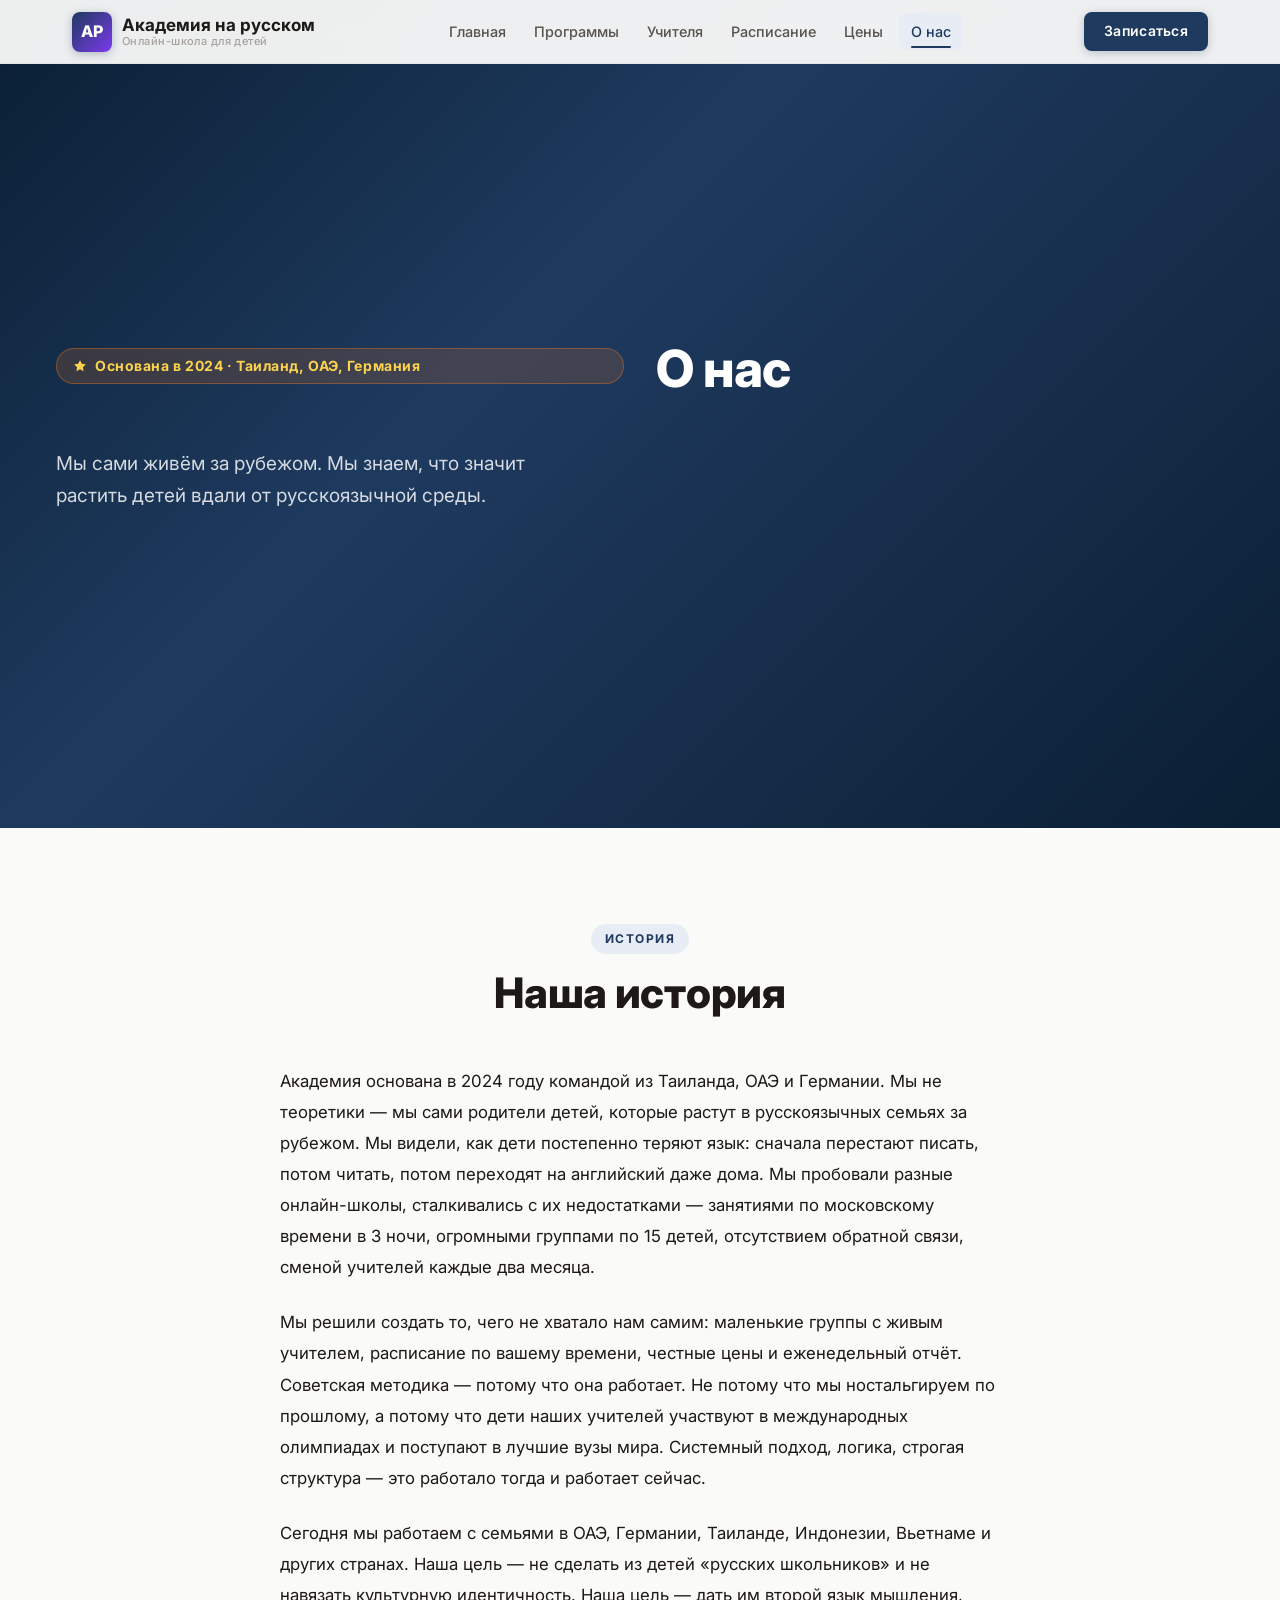
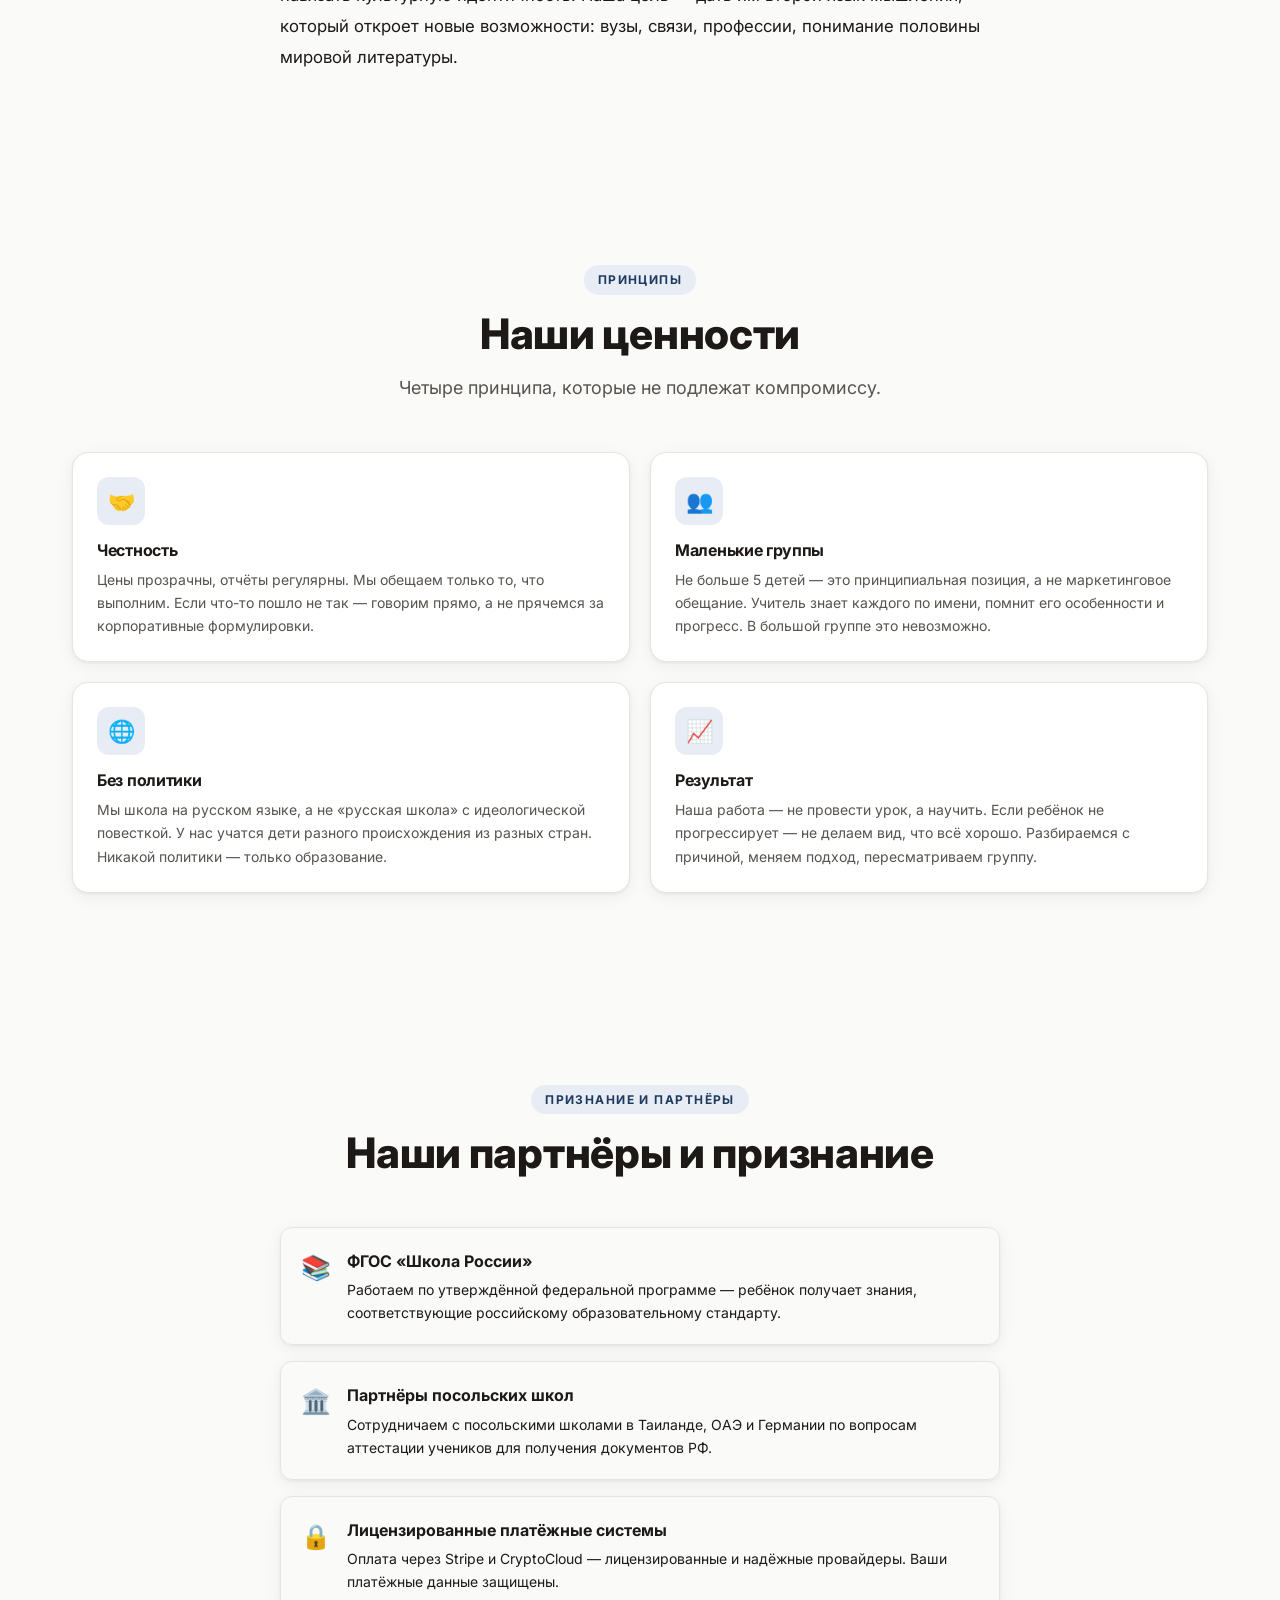
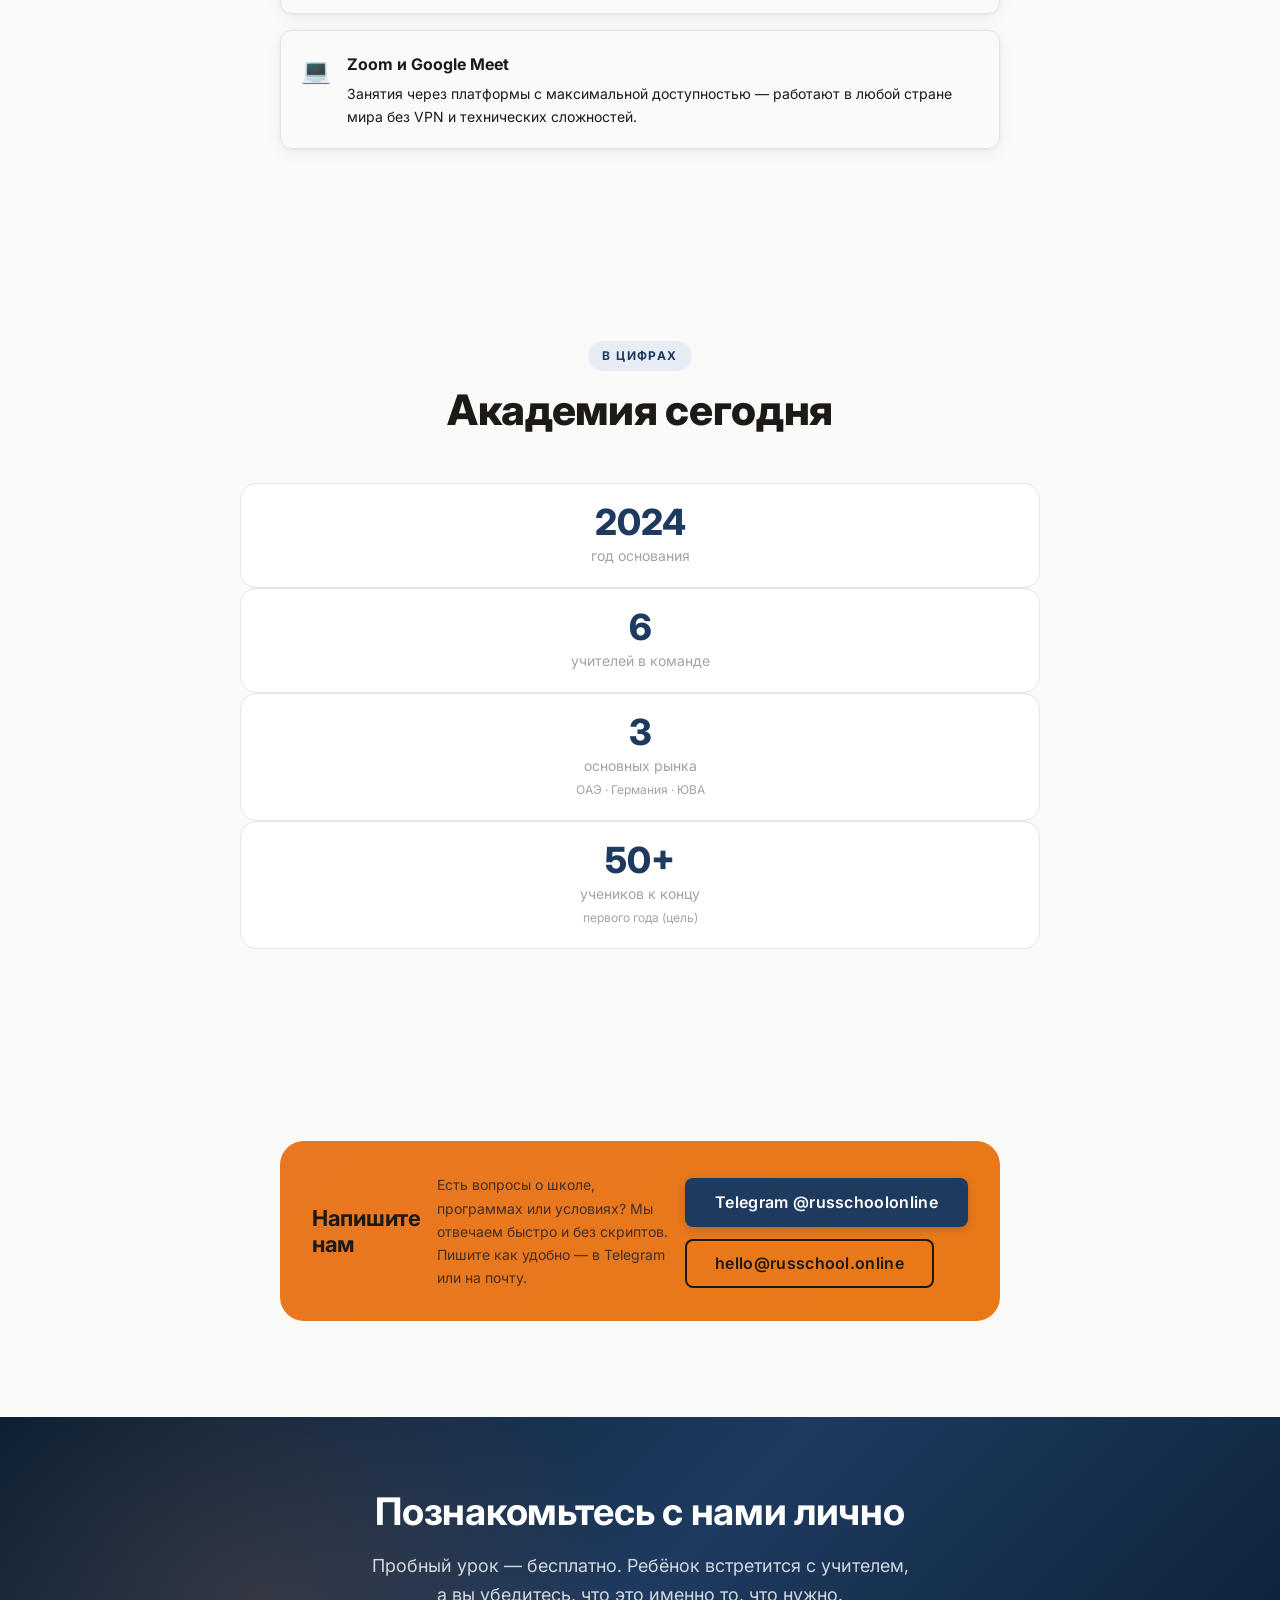
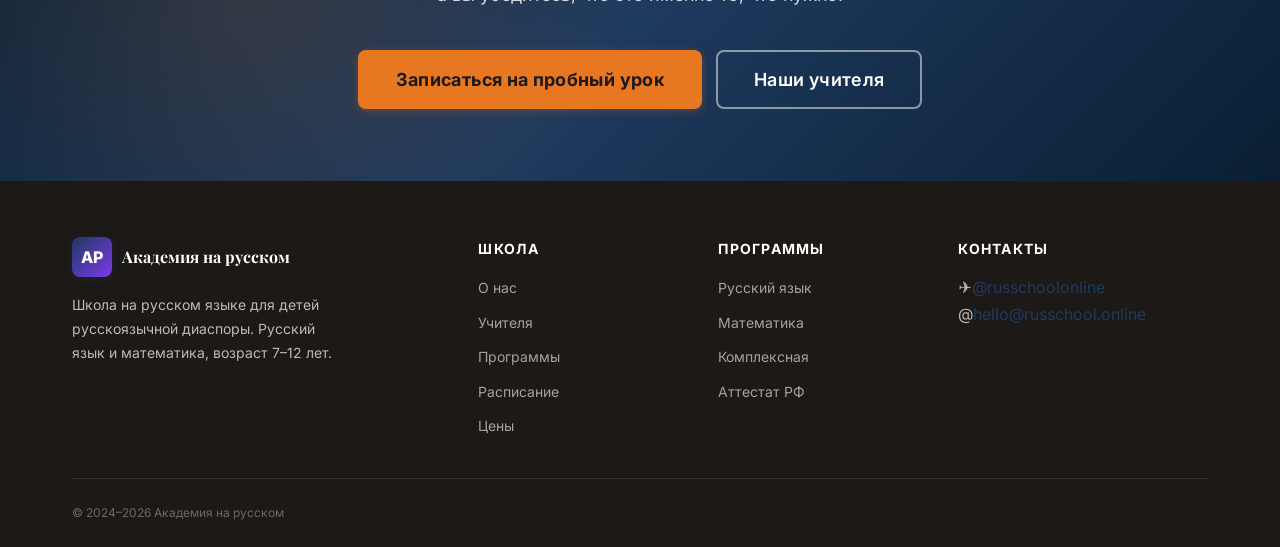
<file: about.html>
<!DOCTYPE html>
<html lang="ru">
<head>
  <meta charset="UTF-8">
  <meta name="viewport" content="width=device-width, initial-scale=1.0">
  <title>О школе — Академия на русском</title>
  <meta name="description" content="История и миссия Академии на русском. Школа на русском языке для детей диаспоры. Основана людьми, которые сами живут за рубежом.">
  <link rel="canonical" href="https://russchool.online/about.html">
  <meta property="og:title" content="О школе — Академия на русском">
  <meta property="og:description" content="Школа на русском языке для детей диаспоры. Основана людьми, которые сами живут за рубежом.">
  <meta property="og:url" content="https://russchool.online/about.html">
  <meta property="og:type" content="website">
  <meta property="og:locale" content="ru_RU">
  <link rel="preconnect" href="https://fonts.googleapis.com">
  <link rel="preconnect" href="https://fonts.gstatic.com" crossorigin>
  <link href="https://fonts.googleapis.com/css2?family=Inter:wght@400;500;600;700&family=Playfair+Display:wght@600;700&display=swap" rel="stylesheet">
  <link rel="stylesheet" href="css/style.css">
</head>
<body>

<a href="#main" class="skip-link">Перейти к содержимому</a>

<header class="header" role="banner">
  <div class="header__inner">
    <a href="index.html" class="header__logo" aria-label="Академия на русском — главная">
      <div class="logo__icon">АР</div>
      <div class="logo__text">Академия на русском
        <span>Онлайн-школа для детей</span>
      </div>
    </a>
    <nav class="nav" aria-label="Основная навигация">
      <ul class="nav__list">
        <li><a href="index.html" class="nav__link">Главная</a></li>
        <li><a href="courses.html" class="nav__link">Программы</a></li>
        <li><a href="teachers.html" class="nav__link">Учителя</a></li>
        <li><a href="schedule.html" class="nav__link">Расписание</a></li>
        <li><a href="prices.html" class="nav__link">Цены</a></li>
        <li><a href="about.html" class="nav__link nav__link--active">О нас</a></li>
      </ul>
    </nav>
    <div class="header__actions">
      <a href="contacts.html" class="btn btn--primary btn--sm">Записаться</a>
      <button class="hamburger" aria-label="Открыть меню" aria-expanded="false" aria-controls="navDrawer">
        <span class="hamburger__line"></span>
        <span class="hamburger__line"></span>
        <span class="hamburger__line"></span>
      </button>
    </div>
  </div>
</header>

<nav class="nav-drawer" id="navDrawer" aria-label="Мобильная навигация">
  <ul class="nav-drawer__list">
    <li><a href="index.html" class="nav-drawer__link">Главная</a></li>
    <li><a href="courses.html" class="nav-drawer__link">Программы</a></li>
    <li><a href="teachers.html" class="nav-drawer__link">Учителя</a></li>
    <li><a href="schedule.html" class="nav-drawer__link">Расписание</a></li>
    <li><a href="prices.html" class="nav-drawer__link">Цены</a></li>
    <li><a href="about.html" class="nav-drawer__link nav-drawer__link--active">О нас</a></li>
    <li><a href="contacts.html" class="nav-drawer__link">Контакты</a></li>
  </ul>
  <div class="nav-drawer__cta">
    <a href="contacts.html" class="btn btn--primary w-full">Записаться</a>
  </div>
</nav>

<main id="main">

<!-- ========== HERO ========== -->
<section class="hero hero--short" aria-label="О нас">
  <div class="hero__particles" aria-hidden="true"></div>
  <div class="hero__content">
    <div class="hero__badge">
      <svg width="14" height="14" viewBox="0 0 24 24" fill="currentColor"><path d="M12 2l3.09 6.26L22 9.27l-5 4.87 1.18 6.88L12 17.77l-6.18 3.25L7 14.14 2 9.27l6.91-1.01L12 2z"/></svg>
      Основана в 2024 · Таиланд, ОАЭ, Германия
    </div>
    <h1 class="hero__title">О нас</h1>
    <p class="hero__text">Мы сами живём за рубежом. Мы знаем, что значит растить детей вдали от русскоязычной среды.</p>
  </div>
</section>

<!-- ========== ИСТОРИЯ ========== -->
<section class="section" id="story">
  <div class="container">
    <div class="section__header fade-in">
      <div class="section__label">История</div>
      <h2 class="section__title">Наша история</h2>
    </div>
    <div style="max-width:720px;margin:0 auto;" class="fade-in">
      <p style="font-size:1.05rem;line-height:1.85;margin-bottom:1.5rem;color:var(--color-text);">
        Академия основана в 2024 году командой из Таиланда, ОАЭ и Германии. Мы не теоретики —
        мы сами родители детей, которые растут в русскоязычных семьях за рубежом. Мы видели,
        как дети постепенно теряют язык: сначала перестают писать, потом читать, потом переходят
        на английский даже дома. Мы пробовали разные онлайн-школы, сталкивались с их недостатками —
        занятиями по московскому времени в 3 ночи, огромными группами по 15 детей, отсутствием
        обратной связи, сменой учителей каждые два месяца.
      </p>
      <p style="font-size:1.05rem;line-height:1.85;margin-bottom:1.5rem;color:var(--color-text);">
        Мы решили создать то, чего не хватало нам самим: маленькие группы с живым учителем,
        расписание по вашему времени, честные цены и еженедельный отчёт. Советская методика —
        потому что она работает. Не потому что мы ностальгируем по прошлому, а потому что
        дети наших учителей участвуют в международных олимпиадах и поступают в лучшие вузы мира.
        Системный подход, логика, строгая структура — это работало тогда и работает сейчас.
      </p>
      <p style="font-size:1.05rem;line-height:1.85;color:var(--color-text);">
        Сегодня мы работаем с семьями в ОАЭ, Германии, Таиланде, Индонезии, Вьетнаме и других странах.
        Наша цель — не сделать из детей «русских школьников» и не навязать культурную идентичность.
        Наша цель — дать им второй язык мышления, который откроет новые возможности: вузы, связи,
        профессии, понимание половины мировой литературы.
      </p>
    </div>
  </div>
</section>

<!-- ========== ЦЕННОСТИ ========== -->
<section class="section section--alt" id="values">
  <div class="container">
    <div class="section__header fade-in">
      <div class="section__label">Принципы</div>
      <h2 class="section__title">Наши ценности</h2>
      <p class="section__subtitle">Четыре принципа, которые не подлежат компромиссу.</p>
    </div>
    <div class="benefits-grid fade-in">
      <div class="benefit-card">
        <div class="benefit-card__icon">🤝</div>
        <h3 class="benefit-card__title">Честность</h3>
        <p class="benefit-card__text">Цены прозрачны, отчёты регулярны. Мы обещаем только то, что выполним. Если что-то пошло не так — говорим прямо, а не прячемся за корпоративные формулировки.</p>
      </div>
      <div class="benefit-card">
        <div class="benefit-card__icon">👥</div>
        <h3 class="benefit-card__title">Маленькие группы</h3>
        <p class="benefit-card__text">Не больше 5 детей — это принципиальная позиция, а не маркетинговое обещание. Учитель знает каждого по имени, помнит его особенности и прогресс. В большой группе это невозможно.</p>
      </div>
      <div class="benefit-card">
        <div class="benefit-card__icon">🌐</div>
        <h3 class="benefit-card__title">Без политики</h3>
        <p class="benefit-card__text">Мы школа на русском языке, а не «русская школа» с идеологической повесткой. У нас учатся дети разного происхождения из разных стран. Никакой политики — только образование.</p>
      </div>
      <div class="benefit-card">
        <div class="benefit-card__icon">📈</div>
        <h3 class="benefit-card__title">Результат</h3>
        <p class="benefit-card__text">Наша работа — не провести урок, а научить. Если ребёнок не прогрессирует — не делаем вид, что всё хорошо. Разбираемся с причиной, меняем подход, пересматриваем группу.</p>
      </div>
    </div>
  </div>
</section>

<!-- ========== ПАРТНЁРЫ ========== -->
<section class="section" id="partners">
  <div class="container">
    <div class="section__header fade-in">
      <div class="section__label">Признание и партнёры</div>
      <h2 class="section__title">Наши партнёры и признание</h2>
    </div>
    <div style="max-width:720px;margin:0 auto;" class="fade-in">
      <div style="display:grid;grid-template-columns:1fr;gap:1rem;">
        <div style="display:flex;align-items:flex-start;gap:1rem;padding:1.25rem;background:var(--color-white);border-radius:var(--radius-md);border:1px solid var(--color-border);box-shadow:var(--shadow-sm);">
          <div style="font-size:1.5rem;flex-shrink:0;">📚</div>
          <div>
            <div style="font-weight:700;margin-bottom:.25rem;">ФГОС «Школа России»</div>
            <div style="font-size:.875rem;color:var(--color-text-light);">Работаем по утверждённой федеральной программе — ребёнок получает знания, соответствующие российскому образовательному стандарту.</div>
          </div>
        </div>
        <div style="display:flex;align-items:flex-start;gap:1rem;padding:1.25rem;background:var(--color-white);border-radius:var(--radius-md);border:1px solid var(--color-border);box-shadow:var(--shadow-sm);">
          <div style="font-size:1.5rem;flex-shrink:0;">🏛️</div>
          <div>
            <div style="font-weight:700;margin-bottom:.25rem;">Партнёры посольских школ</div>
            <div style="font-size:.875rem;color:var(--color-text-light);">Сотрудничаем с посольскими школами в Таиланде, ОАЭ и Германии по вопросам аттестации учеников для получения документов РФ.</div>
          </div>
        </div>
        <div style="display:flex;align-items:flex-start;gap:1rem;padding:1.25rem;background:var(--color-white);border-radius:var(--radius-md);border:1px solid var(--color-border);box-shadow:var(--shadow-sm);">
          <div style="font-size:1.5rem;flex-shrink:0;">🔒</div>
          <div>
            <div style="font-weight:700;margin-bottom:.25rem;">Лицензированные платёжные системы</div>
            <div style="font-size:.875rem;color:var(--color-text-light);">Оплата через Stripe и CryptoCloud — лицензированные и надёжные провайдеры. Ваши платёжные данные защищены.</div>
          </div>
        </div>
        <div style="display:flex;align-items:flex-start;gap:1rem;padding:1.25rem;background:var(--color-white);border-radius:var(--radius-md);border:1px solid var(--color-border);box-shadow:var(--shadow-sm);">
          <div style="font-size:1.5rem;flex-shrink:0;">💻</div>
          <div>
            <div style="font-weight:700;margin-bottom:.25rem;">Zoom и Google Meet</div>
            <div style="font-size:.875rem;color:var(--color-text-light);">Занятия через платформы с максимальной доступностью — работают в любой стране мира без VPN и технических сложностей.</div>
          </div>
        </div>
      </div>
    </div>
  </div>
</section>

<!-- ========== ЦИФРЫ ========== -->
<section class="section section--alt" id="stats">
  <div class="container">
    <div class="section__header fade-in">
      <div class="section__label">В цифрах</div>
      <h2 class="section__title">Академия сегодня</h2>
    </div>
    <div class="stats-row fade-in" style="max-width:800px;margin:0 auto;">
      <div class="stat-item">
        <div class="stat-item__num">2024</div>
        <div class="stat-item__label">год основания</div>
      </div>
      <div class="stat-item">
        <div class="stat-item__num">6</div>
        <div class="stat-item__label">учителей в команде</div>
      </div>
      <div class="stat-item">
        <div class="stat-item__num">3</div>
        <div class="stat-item__label">основных рынка<br><span style="font-size:.75rem;font-family:var(--font-body);font-weight:400;">ОАЭ · Германия · ЮВА</span></div>
      </div>
      <div class="stat-item">
        <div class="stat-item__num">50+</div>
        <div class="stat-item__label">учеников к концу<br><span style="font-size:.75rem;font-family:var(--font-body);font-weight:400;">первого года (цель)</span></div>
      </div>
    </div>
  </div>
</section>

<!-- ========== КОНТАКТЫ ========== -->
<section class="section" id="contacts">
  <div class="container">
    <div class="trial-banner fade-in" style="max-width:720px;margin:0 auto;">
      <h3>Напишите нам</h3>
      <p>Есть вопросы о школе, программах или условиях? Мы отвечаем быстро и без скриптов. Пишите как удобно — в Telegram или на почту.</p>
      <div style="display:flex;flex-wrap:wrap;gap:.75rem;margin-top:.25rem;">
        <a href="https://t.me/russchoolonline" class="btn btn--primary">Telegram @russchoolonline</a>
        <a href="mailto:hello@russchool.online" class="btn btn--outline" style="border-color:var(--color-bg-dark);color:var(--color-bg-dark);">hello@russchool.online</a>
      </div>
    </div>
  </div>
</section>

<!-- ========== CTA ========== -->
<section class="cta-section">
  <div class="container">
    <h2>Познакомьтесь с нами лично</h2>
    <p>Пробный урок — бесплатно. Ребёнок встретится с учителем, а вы убедитесь, что это именно то, что нужно.</p>
    <div class="btn-group">
      <a href="contacts.html" class="btn btn--accent btn--lg">Записаться на пробный урок</a>
      <a href="teachers.html" class="btn btn--outline-white btn--lg">Наши учителя</a>
    </div>
  </div>
</section>

</main>

<footer class="footer">
  <div class="container">
    <div class="footer__grid">
      <div class="footer__brand">
        <div style="display:flex;align-items:center;gap:.625rem;margin-bottom:1rem;">
          <div class="logo__icon">АР</div>
          <span style="font-family:'Playfair Display',serif;font-size:1rem;font-weight:700;color:#fff;">Академия на русском</span>
        </div>
        <p class="footer__tagline">Школа на русском языке для детей русскоязычной диаспоры. Русский язык и математика, возраст 7–12 лет.</p>
      </div>
      <div>
        <div class="footer__col-title">Школа</div>
        <ul class="footer__links">
          <li><a href="about.html">О нас</a></li>
          <li><a href="teachers.html">Учителя</a></li>
          <li><a href="courses.html">Программы</a></li>
          <li><a href="schedule.html">Расписание</a></li>
          <li><a href="prices.html">Цены</a></li>
        </ul>
      </div>
      <div>
        <div class="footer__col-title">Программы</div>
        <ul class="footer__links">
          <li><a href="courses.html#russian">Русский язык</a></li>
          <li><a href="courses.html#math">Математика</a></li>
          <li><a href="courses.html#combo">Комплексная</a></li>
          <li><a href="courses.html#attestat">Аттестат РФ</a></li>
        </ul>
      </div>
      <div>
        <div class="footer__col-title">Контакты</div>
        <div class="footer__contacts">
          <div class="footer__contact"><span>✈</span><a href="https://t.me/russchoolonline">@russchoolonline</a></div>
          <div class="footer__contact"><span>@</span><a href="mailto:hello@russchool.online">hello@russchool.online</a></div>
        </div>
      </div>
    </div>
    <div class="footer__bottom"><span>© 2024–2026 Академия на русском</span></div>
  </div>
</footer>

<script src="js/main.js"></script>
</body>
</html>
</file>
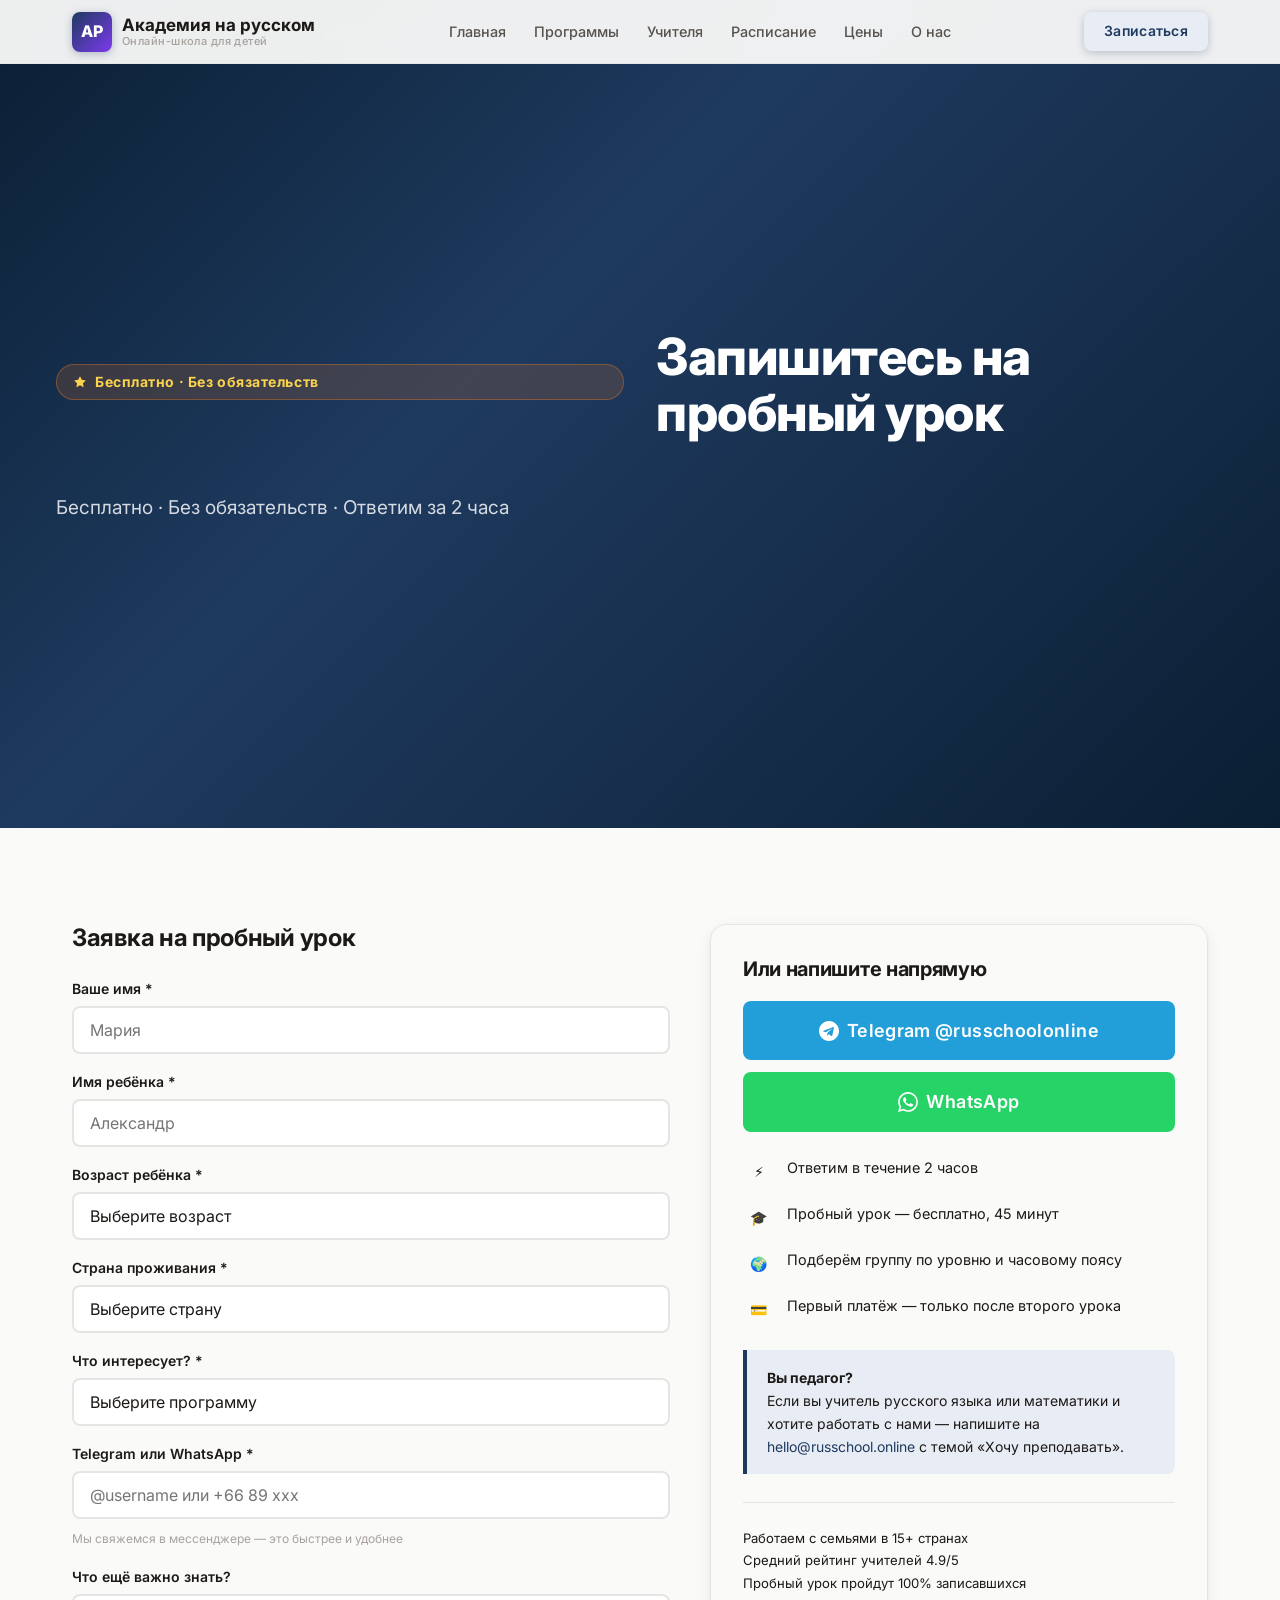
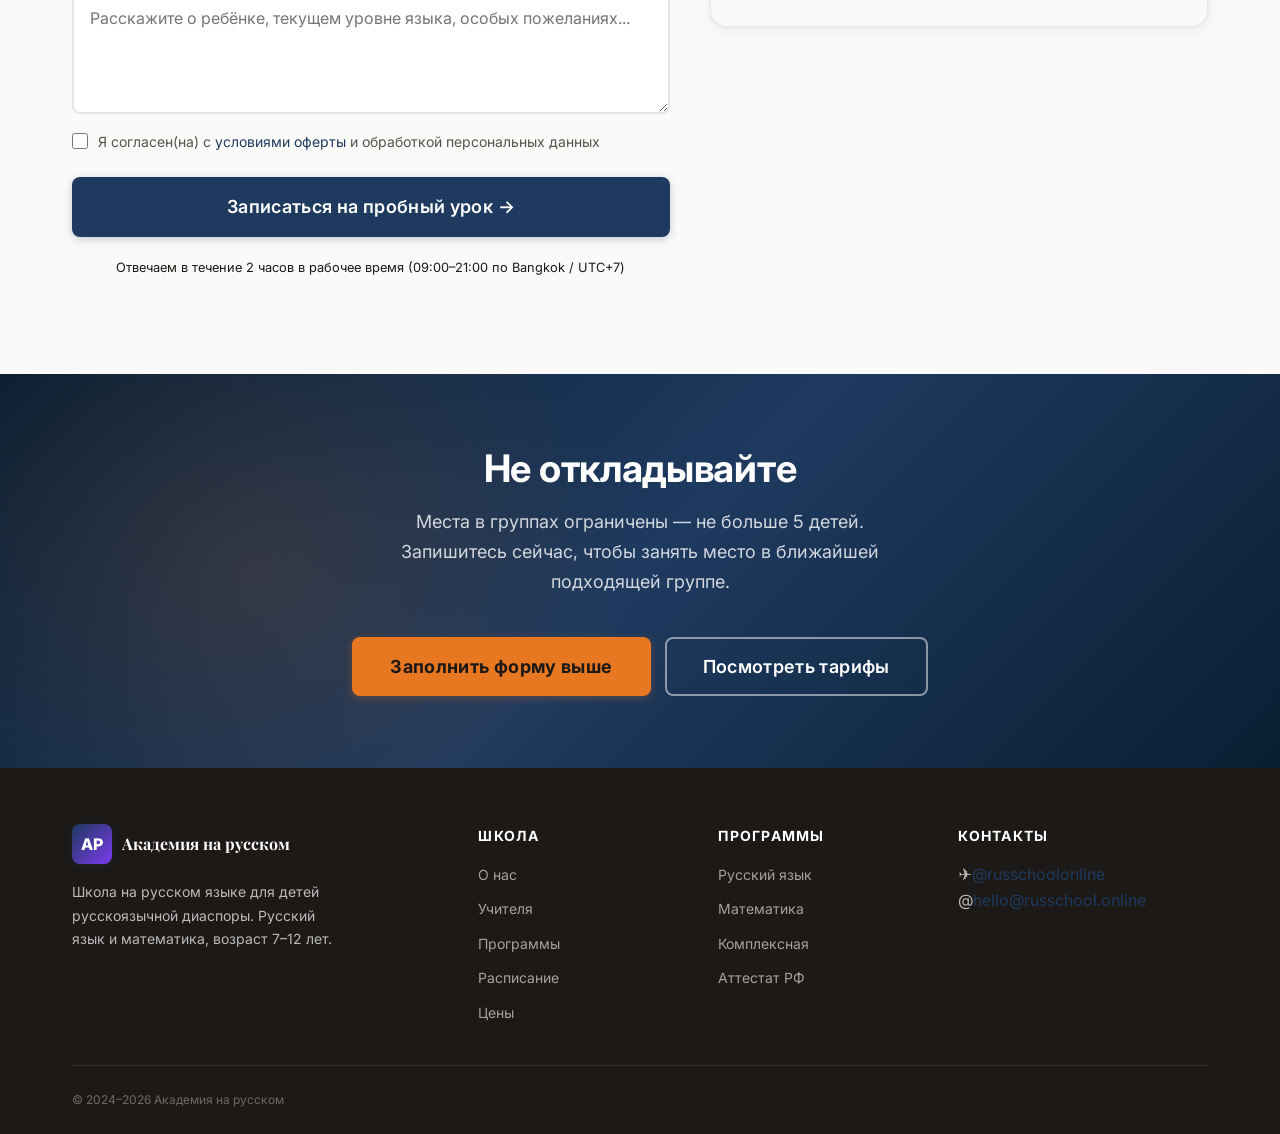
<file: contacts.html>
<!DOCTYPE html>
<html lang="ru">
<head>
  <meta charset="UTF-8">
  <meta name="viewport" content="width=device-width, initial-scale=1.0">
  <title>Записаться — Академия на русском</title>
  <meta name="description" content="Запишитесь на бесплатный пробный урок. Форма записи, Telegram, WhatsApp. Русский язык и математика онлайн для детей 7–12 лет.">
  <link rel="canonical" href="https://russchool.online/contacts.html">
  <meta property="og:title" content="Записаться на пробный урок — Академия на русском">
  <meta property="og:description" content="Бесплатный пробный урок. Без обязательств. Ответим за 2 часа. Русский язык и математика для детей 7–12 лет за рубежом.">
  <meta property="og:url" content="https://russchool.online/contacts.html">
  <meta property="og:type" content="website">
  <meta property="og:locale" content="ru_RU">
  <link rel="preconnect" href="https://fonts.googleapis.com">
  <link rel="preconnect" href="https://fonts.gstatic.com" crossorigin>
  <link href="https://fonts.googleapis.com/css2?family=Inter:wght@400;500;600;700&family=Playfair+Display:wght@600;700&display=swap" rel="stylesheet">
  <link rel="stylesheet" href="css/style.css">
  <style>
    .contacts-grid {
      display: grid;
      grid-template-columns: 1fr;
      gap: 2.5rem;
    }
    @media (min-width: 768px) {
      .contacts-grid {
        grid-template-columns: 1.2fr 1fr;
        align-items: start;
      }
    }
    .contact-info-block {
      background: var(--color-white);
      border-radius: var(--radius-lg);
      padding: 2rem;
      border: 1px solid var(--color-border);
      box-shadow: var(--shadow-sm);
    }
    .contact-info-block h3 {
      font-size: 1.25rem;
      margin-bottom: 1.25rem;
    }
    .contact-info-list {
      display: flex;
      flex-direction: column;
      gap: .875rem;
      margin: 1.5rem 0;
    }
    .contact-info-item {
      display: flex;
      align-items: flex-start;
      gap: .75rem;
      font-size: .9rem;
      color: var(--color-text);
    }
    .contact-info-item__icon {
      width: 32px; height: 32px;
      border-radius: 50%;
      background: var(--color-bg-alt);
      display: flex; align-items: center; justify-content: center;
      font-size: .875rem;
      flex-shrink: 0;
    }
    .contact-stats {
      margin-top: 1.75rem;
      padding-top: 1.5rem;
      border-top: 1px solid var(--color-border);
      font-size: .82rem;
      color: var(--color-text-light);
      line-height: 1.7;
    }
    .form-section-title {
      font-size: 1.5rem;
      margin-bottom: 1.5rem;
      font-family: var(--font-heading);
    }
  </style>
</head>
<body>

<a href="#main" class="skip-link">Перейти к содержимому</a>

<header class="header" role="banner">
  <div class="header__inner">
    <a href="index.html" class="header__logo" aria-label="Академия на русском — главная">
      <div class="logo__icon">АР</div>
      <div class="logo__text">Академия на русском
        <span>Онлайн-школа для детей</span>
      </div>
    </a>
    <nav class="nav" aria-label="Основная навигация">
      <ul class="nav__list">
        <li><a href="index.html" class="nav__link">Главная</a></li>
        <li><a href="courses.html" class="nav__link">Программы</a></li>
        <li><a href="teachers.html" class="nav__link">Учителя</a></li>
        <li><a href="schedule.html" class="nav__link">Расписание</a></li>
        <li><a href="prices.html" class="nav__link">Цены</a></li>
        <li><a href="about.html" class="nav__link">О нас</a></li>
      </ul>
    </nav>
    <div class="header__actions">
      <a href="contacts.html" class="btn btn--primary btn--sm nav__link--active">Записаться</a>
      <button class="hamburger" aria-label="Открыть меню" aria-expanded="false" aria-controls="navDrawer">
        <span class="hamburger__line"></span>
        <span class="hamburger__line"></span>
        <span class="hamburger__line"></span>
      </button>
    </div>
  </div>
</header>

<nav class="nav-drawer" id="navDrawer" aria-label="Мобильная навигация">
  <ul class="nav-drawer__list">
    <li><a href="index.html" class="nav-drawer__link">Главная</a></li>
    <li><a href="courses.html" class="nav-drawer__link">Программы</a></li>
    <li><a href="teachers.html" class="nav-drawer__link">Учителя</a></li>
    <li><a href="schedule.html" class="nav-drawer__link">Расписание</a></li>
    <li><a href="prices.html" class="nav-drawer__link">Цены</a></li>
    <li><a href="about.html" class="nav-drawer__link">О нас</a></li>
    <li><a href="contacts.html" class="nav-drawer__link nav-drawer__link--active">Контакты</a></li>
  </ul>
  <div class="nav-drawer__cta">
    <a href="contacts.html" class="btn btn--primary w-full">Записаться</a>
  </div>
</nav>

<main id="main">

<!-- ========== HERO ========== -->
<section class="hero hero--short" aria-label="Записаться">
  <div class="hero__particles" aria-hidden="true"></div>
  <div class="hero__content">
    <div class="hero__badge">
      <svg width="14" height="14" viewBox="0 0 24 24" fill="currentColor"><path d="M12 2l3.09 6.26L22 9.27l-5 4.87 1.18 6.88L12 17.77l-6.18 3.25L7 14.14 2 9.27l6.91-1.01L12 2z"/></svg>
      Бесплатно · Без обязательств
    </div>
    <h1 class="hero__title">Запишитесь на пробный урок</h1>
    <p class="hero__text">Бесплатно · Без обязательств · Ответим за 2 часа</p>
  </div>
</section>

<!-- ========== ФОРМА + КОНТАКТЫ ========== -->
<section class="section" id="form">
  <div class="container">
    <div class="contacts-grid">

      <!-- Левая колонка — форма -->
      <div>
        <h2 class="form-section-title">Заявка на пробный урок</h2>
        <form id="enrollForm" class="form-grid" novalidate>
          <div class="form-group">
            <label class="form-label" for="parentName">Ваше имя *</label>
            <input type="text" id="parentName" class="form-input" placeholder="Мария" required autocomplete="name">
          </div>
          <div class="form-group">
            <label class="form-label" for="childName">Имя ребёнка *</label>
            <input type="text" id="childName" class="form-input" placeholder="Александр" required>
          </div>
          <div class="form-group">
            <label class="form-label" for="childAge">Возраст ребёнка *</label>
            <select id="childAge" class="form-select" required>
              <option value="">Выберите возраст</option>
              <option>7 лет</option>
              <option>8 лет</option>
              <option>9 лет</option>
              <option>10 лет</option>
              <option>11 лет</option>
              <option>12 лет</option>
            </select>
          </div>
          <div class="form-group">
            <label class="form-label" for="country">Страна проживания *</label>
            <select id="country" class="form-select" required>
              <option value="">Выберите страну</option>
              <option>ОАЭ (Дубай, Абу-Даби)</option>
              <option>Германия</option>
              <option>Таиланд (Самуи, Пхукет, Бангкок)</option>
              <option>Другая страна ЮВА</option>
              <option>США / Канада</option>
              <option>Другая страна</option>
            </select>
          </div>
          <div class="form-group">
            <label class="form-label" for="subject">Что интересует? *</label>
            <select id="subject" class="form-select" required>
              <option value="">Выберите программу</option>
              <option>Русский язык</option>
              <option>Математика</option>
              <option>Комплексная программа (оба предмета)</option>
              <option>Хочу сначала узнать уровень ребёнка</option>
            </select>
          </div>
          <div class="form-group">
            <label class="form-label" for="messenger">Telegram или WhatsApp *</label>
            <input type="text" id="messenger" class="form-input" placeholder="@username или +66 89 xxx" required>
            <p class="form-note">Мы свяжемся в мессенджере — это быстрее и удобнее</p>
          </div>
          <div class="form-group">
            <label class="form-label" for="comment">Что ещё важно знать?</label>
            <textarea id="comment" class="form-textarea" placeholder="Расскажите о ребёнке, текущем уровне языка, особых пожеланиях..."></textarea>
          </div>
          <div class="form-checkbox">
            <input type="checkbox" id="agree" required>
            <label for="agree">Я согласен(на) с <a href="#">условиями оферты</a> и обработкой персональных данных</label>
          </div>
          <button type="submit" class="btn btn--primary btn--lg w-full" style="margin-top:.5rem;">
            Записаться на пробный урок →
          </button>
          <p style="font-size:.8rem;color:var(--color-text-light);text-align:center;margin-top:.25rem;">
            Отвечаем в течение 2 часов в рабочее время (09:00–21:00 по Bangkok / UTC+7)
          </p>
        </form>
      </div>

      <!-- Правая колонка — контакты -->
      <div>
        <div class="contact-info-block">
          <h3>Или напишите напрямую</h3>
          <div style="display:flex;flex-direction:column;gap:.75rem;">
            <a href="https://t.me/russchoolonline" class="btn btn--tg btn--lg" style="justify-content:center;">
              <svg width="20" height="20" viewBox="0 0 24 24" fill="currentColor"><path d="M12 0C5.373 0 0 5.373 0 12s5.373 12 12 12 12-5.373 12-12S18.627 0 12 0zm5.894 8.221l-1.97 9.28c-.145.658-.537.818-1.084.508l-3-2.21-1.447 1.394c-.16.16-.295.295-.605.295l.213-3.053 5.56-5.023c.242-.213-.054-.333-.373-.12l-6.871 4.326-2.962-.924c-.643-.204-.657-.643.136-.953l11.57-4.461c.537-.194 1.006.131.833.941z"/></svg>
              Telegram @russchoolonline
            </a>
            <a href="https://wa.me/message/russchool" class="btn btn--wa btn--lg" style="justify-content:center;">
              <svg width="20" height="20" viewBox="0 0 24 24" fill="currentColor"><path d="M17.472 14.382c-.297-.149-1.758-.867-2.03-.967-.273-.099-.471-.148-.67.15-.197.297-.767.966-.94 1.164-.173.199-.347.223-.644.075-.297-.15-1.255-.463-2.39-1.475-.883-.788-1.48-1.761-1.653-2.059-.173-.297-.018-.458.13-.606.134-.133.298-.347.446-.52.149-.174.198-.298.298-.497.099-.198.05-.371-.025-.52-.075-.149-.669-1.612-.916-2.207-.242-.579-.487-.5-.669-.51-.173-.008-.371-.01-.57-.01-.198 0-.52.074-.792.372-.272.297-1.04 1.016-1.04 2.479 0 1.462 1.065 2.875 1.213 3.074.149.198 2.096 3.2 5.077 4.487.709.306 1.262.489 1.694.625.712.227 1.36.195 1.871.118.571-.085 1.758-.719 2.006-1.413.248-.694.248-1.289.173-1.413-.074-.124-.272-.198-.57-.347m-5.421 7.403h-.004a9.87 9.87 0 01-5.031-1.378l-.361-.214-3.741.982.998-3.648-.235-.374a9.86 9.86 0 01-1.51-5.26c.001-5.45 4.436-9.884 9.888-9.884 2.64 0 5.122 1.03 6.988 2.898a9.825 9.825 0 012.893 6.994c-.003 5.45-4.437 9.884-9.885 9.884m8.413-18.297A11.815 11.815 0 0012.05 0C5.495 0 .16 5.335.157 11.892c0 2.096.547 4.142 1.588 5.945L.057 24l6.305-1.654a11.882 11.882 0 005.683 1.448h.005c6.554 0 11.89-5.335 11.893-11.893a11.821 11.821 0 00-3.48-8.413z"/></svg>
              WhatsApp
            </a>
          </div>

          <div class="contact-info-list">
            <div class="contact-info-item">
              <div class="contact-info-item__icon">⚡</div>
              <span>Ответим в течение 2 часов</span>
            </div>
            <div class="contact-info-item">
              <div class="contact-info-item__icon">🎓</div>
              <span>Пробный урок — бесплатно, 45 минут</span>
            </div>
            <div class="contact-info-item">
              <div class="contact-info-item__icon">🌍</div>
              <span>Подберём группу по уровню и часовому поясу</span>
            </div>
            <div class="contact-info-item">
              <div class="contact-info-item__icon">💳</div>
              <span>Первый платёж — только после второго урока</span>
            </div>
          </div>

          <div class="notice" style="margin-top:1.5rem;">
            <strong>Вы педагог?</strong><br>
            Если вы учитель русского языка или математики и хотите работать с нами —
            напишите на <a href="mailto:hello@russchool.online?subject=Хочу преподавать">hello@russchool.online</a>
            с темой «Хочу преподавать».
          </div>

          <div class="contact-stats">
            Работаем с семьями в 15+ странах<br>
            Средний рейтинг учителей 4.9/5<br>
            Пробный урок пройдут 100% записавшихся
          </div>
        </div>
      </div>

    </div>
  </div>
</section>

<!-- ========== CTA ========== -->
<section class="cta-section">
  <div class="container">
    <h2>Не откладывайте</h2>
    <p>Места в группах ограничены — не больше 5 детей. Запишитесь сейчас, чтобы занять место в ближайшей подходящей группе.</p>
    <div class="btn-group">
      <a href="#form" class="btn btn--accent btn--lg">Заполнить форму выше</a>
      <a href="prices.html" class="btn btn--outline-white btn--lg">Посмотреть тарифы</a>
    </div>
  </div>
</section>

</main>

<footer class="footer">
  <div class="container">
    <div class="footer__grid">
      <div class="footer__brand">
        <div style="display:flex;align-items:center;gap:.625rem;margin-bottom:1rem;">
          <div class="logo__icon">АР</div>
          <span style="font-family:'Playfair Display',serif;font-size:1rem;font-weight:700;color:#fff;">Академия на русском</span>
        </div>
        <p class="footer__tagline">Школа на русском языке для детей русскоязычной диаспоры. Русский язык и математика, возраст 7–12 лет.</p>
      </div>
      <div>
        <div class="footer__col-title">Школа</div>
        <ul class="footer__links">
          <li><a href="about.html">О нас</a></li>
          <li><a href="teachers.html">Учителя</a></li>
          <li><a href="courses.html">Программы</a></li>
          <li><a href="schedule.html">Расписание</a></li>
          <li><a href="prices.html">Цены</a></li>
        </ul>
      </div>
      <div>
        <div class="footer__col-title">Программы</div>
        <ul class="footer__links">
          <li><a href="courses.html#russian">Русский язык</a></li>
          <li><a href="courses.html#math">Математика</a></li>
          <li><a href="courses.html#combo">Комплексная</a></li>
          <li><a href="courses.html#attestat">Аттестат РФ</a></li>
        </ul>
      </div>
      <div>
        <div class="footer__col-title">Контакты</div>
        <div class="footer__contacts">
          <div class="footer__contact"><span>✈</span><a href="https://t.me/russchoolonline">@russchoolonline</a></div>
          <div class="footer__contact"><span>@</span><a href="mailto:hello@russchool.online">hello@russchool.online</a></div>
        </div>
      </div>
    </div>
    <div class="footer__bottom"><span>© 2024–2026 Академия на русском</span></div>
  </div>
</footer>

<script src="js/main.js"></script>
</body>
</html>
</file>
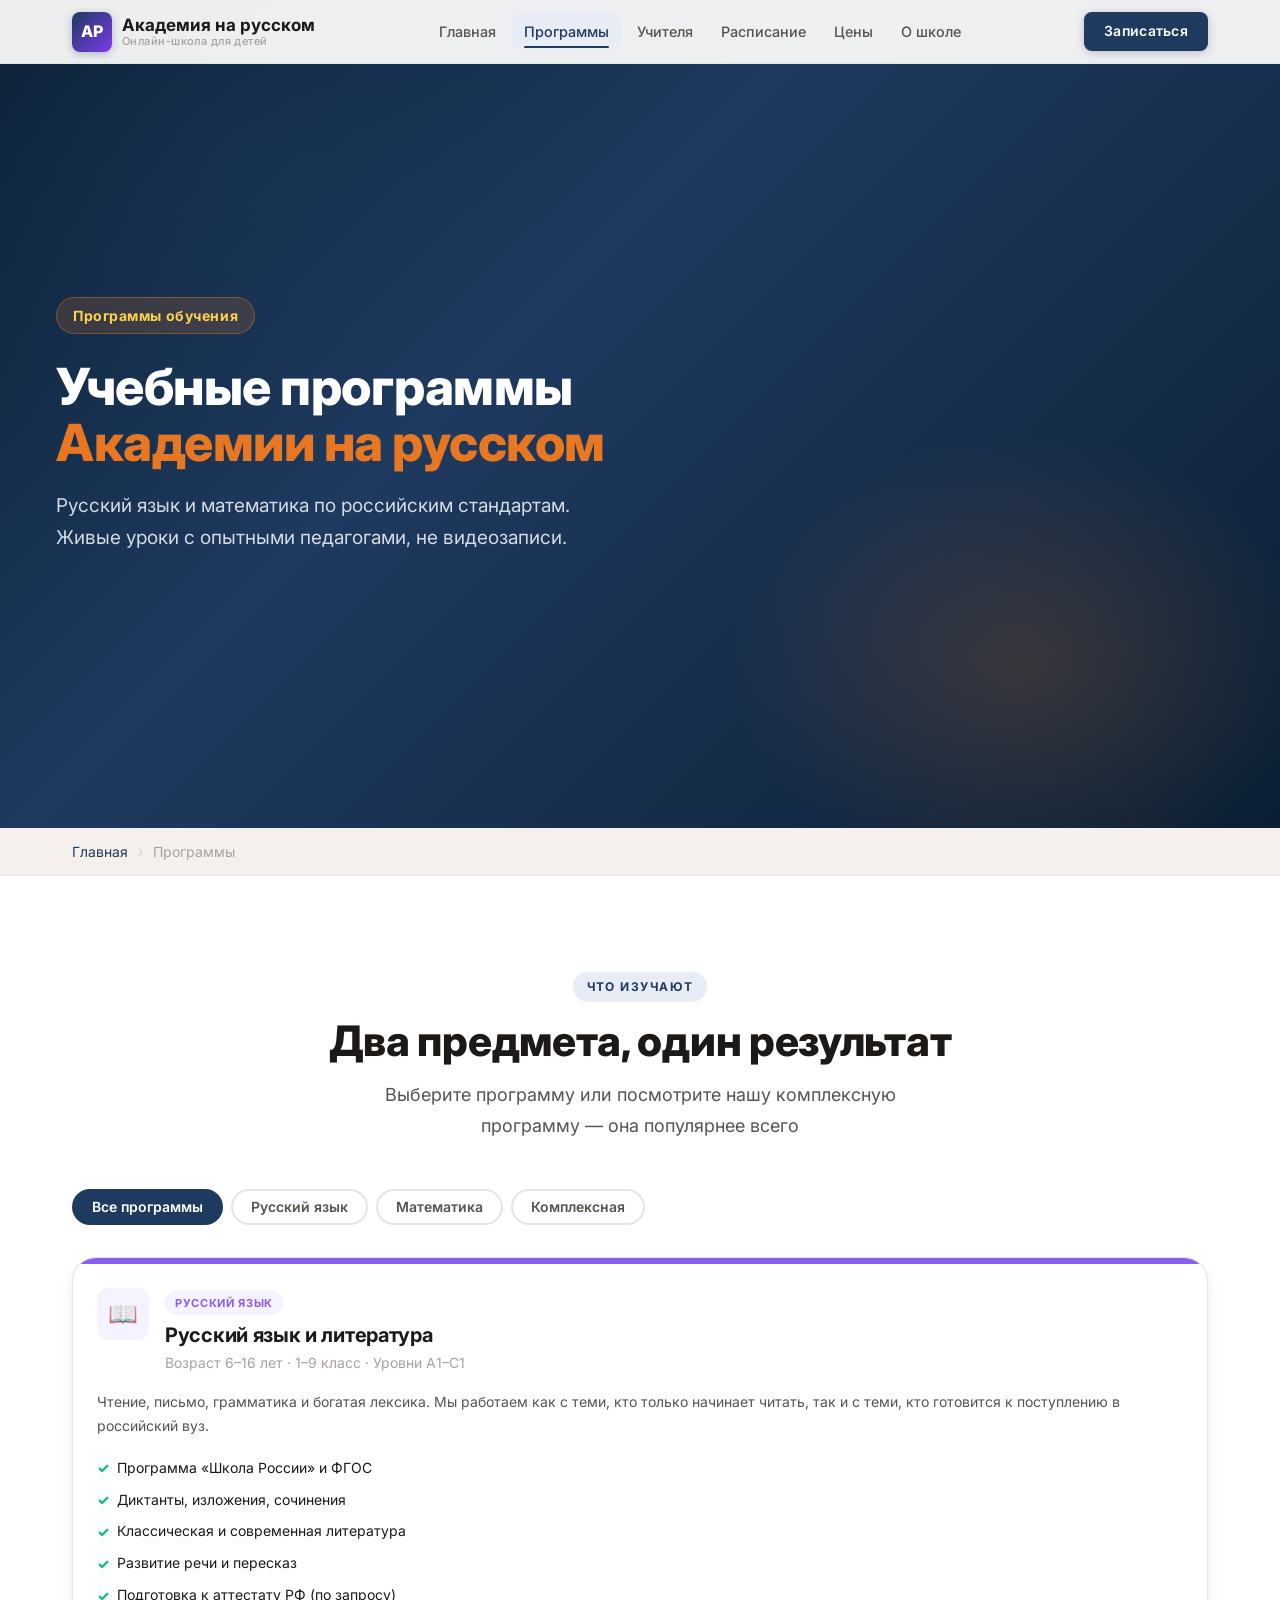
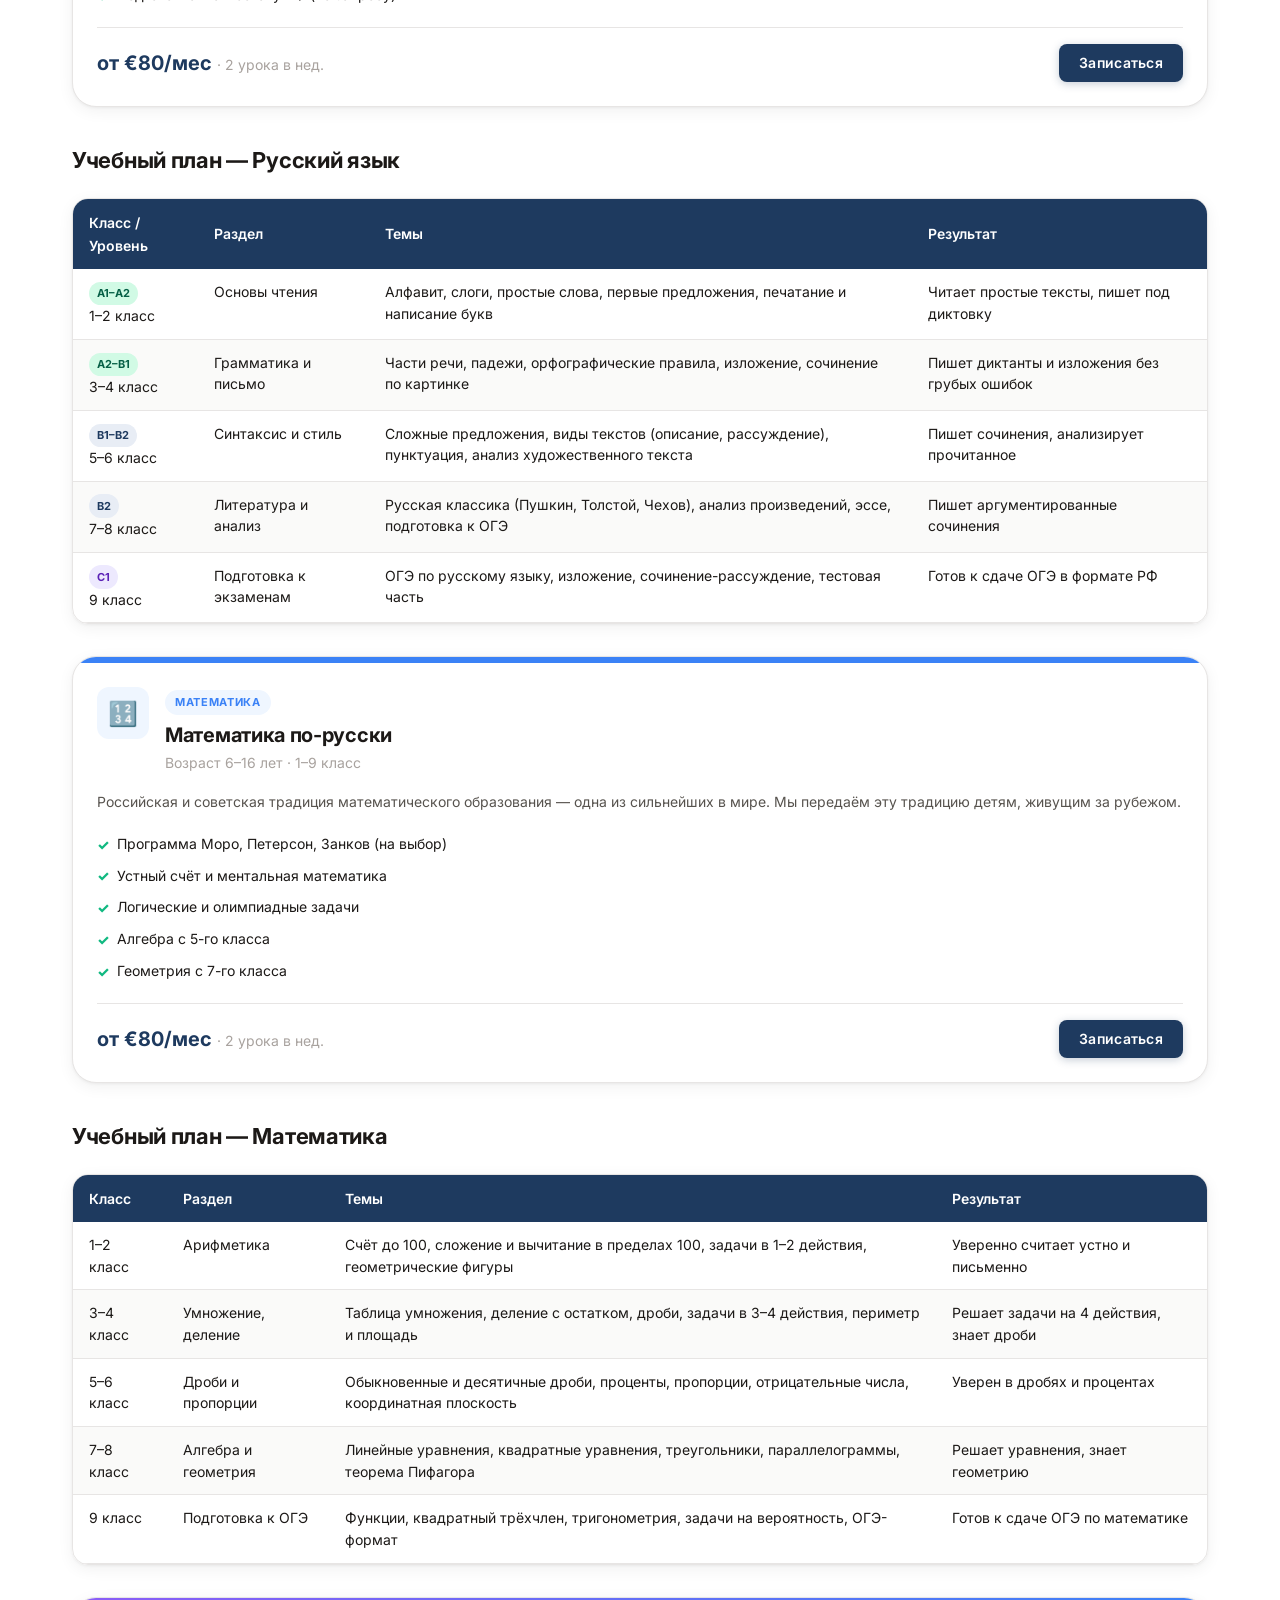
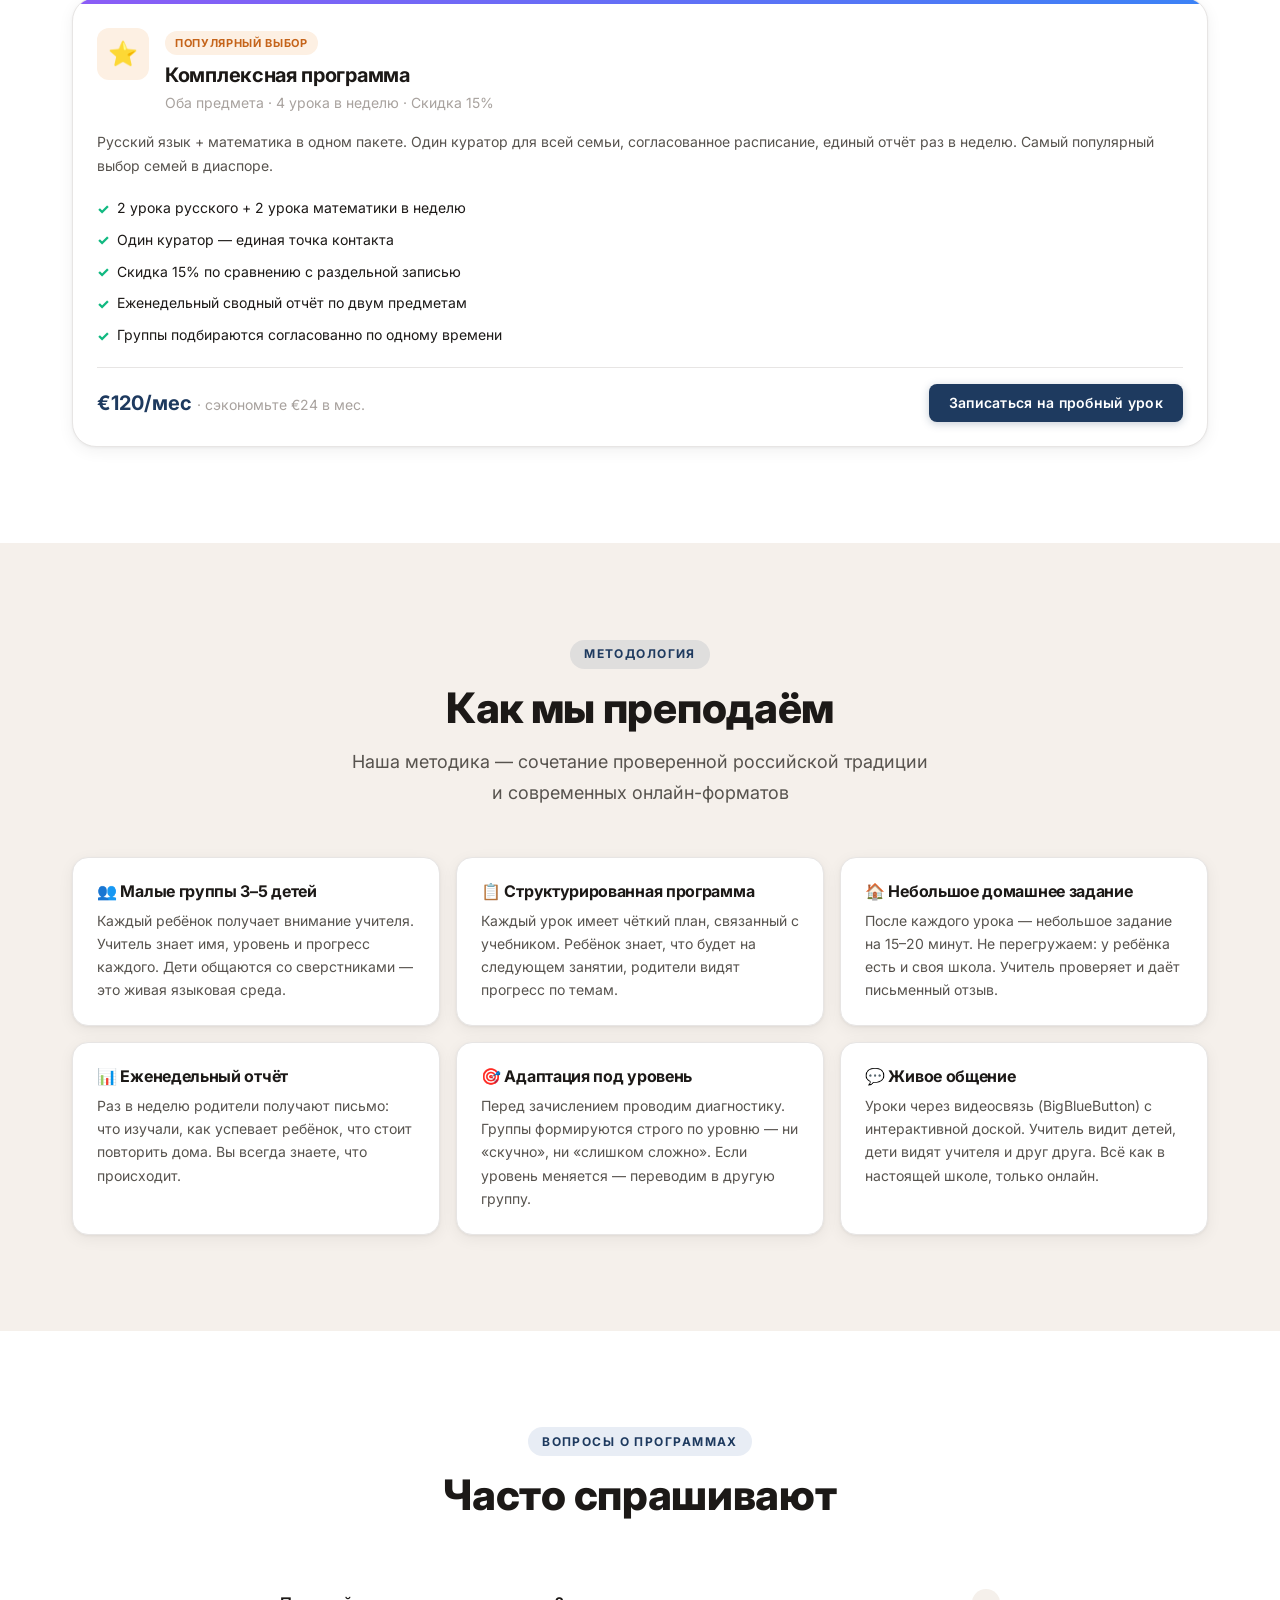
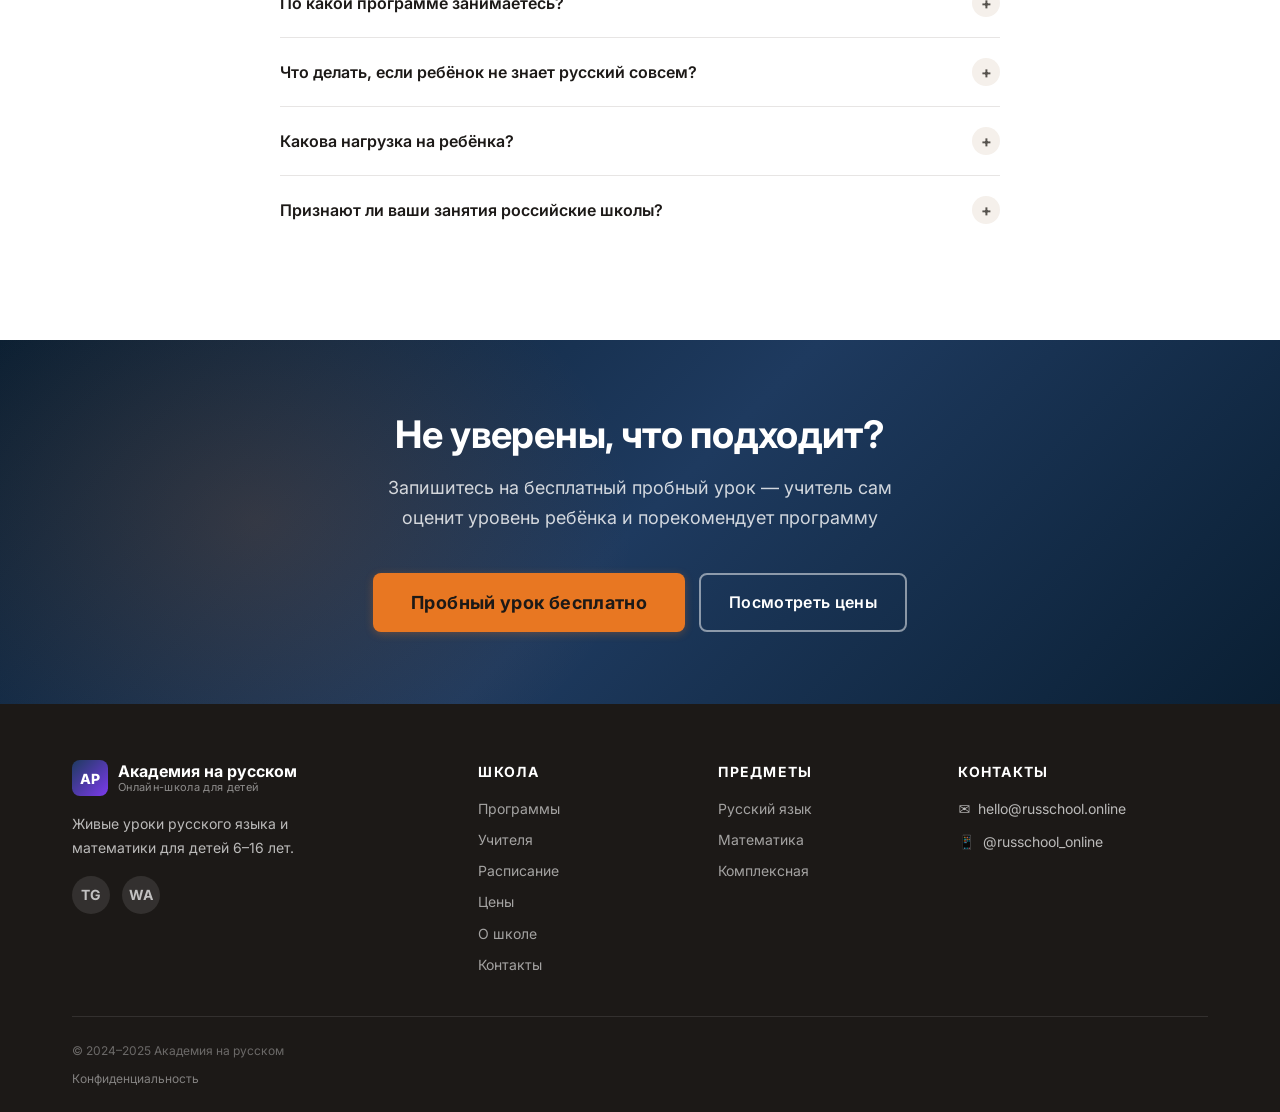
<file: courses.html>
<!DOCTYPE html>
<html lang="ru">
<head>
  <meta charset="UTF-8">
  <meta name="viewport" content="width=device-width, initial-scale=1.0">
  <title>Программы обучения — Академия на русском | Русский язык и математика онлайн</title>
  <meta name="description" content="Подробные программы обучения: русский язык (1–9 класс), математика (1–9 класс), комплексная программа. Живые уроки малыми группами 3–5 детей.">
  <link rel="canonical" href="https://russchool.online/courses.html">
  <meta property="og:title" content="Программы обучения — Академия на русском">
  <meta property="og:description" content="Русский язык и математика для детей 6–16 лет. Группы 3–5 человек, живые уроки, расписание под ваш часовой пояс.">
  <meta property="og:url" content="https://russchool.online/courses.html">
  <meta property="og:locale" content="ru_RU">
  <link rel="preconnect" href="https://fonts.googleapis.com">
  <link rel="preconnect" href="https://fonts.gstatic.com" crossorigin>
  <link href="https://fonts.googleapis.com/css2?family=Inter:wght@400;500;600;700&display=swap" rel="stylesheet">
  <link rel="stylesheet" href="css/style.css">
  <style>
    .curriculum-table { width: 100%; border-collapse: collapse; font-size: .875rem; }
    .curriculum-table th { background: var(--color-primary); color: #fff; padding: .75rem 1rem; text-align: left; font-weight: 600; }
    .curriculum-table td { padding: .75rem 1rem; border-bottom: 1px solid var(--color-border); vertical-align: top; line-height: 1.55; }
    .curriculum-table tr:nth-child(even) td { background: var(--color-bg); }
    .curriculum-table tr:hover td { background: var(--color-primary-light); }
    .level-badge { display: inline-block; padding: .2rem .5rem; border-radius: var(--radius-full); font-size: 11px; font-weight: 700; text-transform: uppercase; }
    .level-badge--a { background: #D1FAE5; color: #065F46; }
    .level-badge--b { background: var(--color-primary-light); color: var(--color-primary); }
    .level-badge--c { background: #EDE9FE; color: #5B21B6; }
    .filter-tabs { display: flex; gap: .5rem; flex-wrap: wrap; margin-bottom: 2rem; }
    .filter-tab { padding: .45rem 1.125rem; border-radius: var(--radius-full); background: var(--color-bg-card); border: 2px solid var(--color-border); font-weight: 600; font-size: .875rem; cursor: pointer; transition: all var(--transition); color: var(--color-text-second); }
    .filter-tab.active, .filter-tab:hover { background: var(--color-primary); color: #fff; border-color: var(--color-primary); }
    .course-detail { display: none; }
    .course-detail.active { display: block; }
    .method-card { background: var(--color-bg-card); border-radius: var(--radius-lg); padding: 1.5rem; border: 1px solid var(--color-border); box-shadow: var(--shadow-sm); }
    .method-card h4 { font-size: 1rem; margin-bottom: .5rem; }
    .method-card p { font-size: .875rem; color: var(--color-text-second); line-height: 1.65; }
    .method-grid { display: grid; grid-template-columns: 1fr; gap: 1rem; }
    @media(min-width:768px){ .method-grid { grid-template-columns: repeat(2, 1fr); } }
    @media(min-width:1024px){ .method-grid { grid-template-columns: repeat(3, 1fr); } }
    .subject-icon-lg { width: 72px; height: 72px; border-radius: var(--radius-lg); display: flex; align-items: center; justify-content: center; font-size: 2rem; margin-bottom: 1rem; }
  </style>
</head>
<body>

<a href="#main" class="skip-link">Перейти к содержимому</a>

<header class="header" role="banner">
  <div class="header__inner">
    <a href="index.html" class="header__logo" aria-label="Академия на русском — главная">
      <div class="logo__icon" aria-hidden="true">АР</div>
      <div class="logo__text">Академия на русском<span>Онлайн-школа для детей</span></div>
    </a>
    <nav class="nav" aria-label="Основная навигация">
      <ul class="nav__list">
        <li><a href="index.html" class="nav__link">Главная</a></li>
        <li><a href="courses.html" class="nav__link nav__link--active">Программы</a></li>
        <li><a href="teachers.html" class="nav__link">Учителя</a></li>
        <li><a href="schedule.html" class="nav__link">Расписание</a></li>
        <li><a href="prices.html" class="nav__link">Цены</a></li>
        <li><a href="about.html" class="nav__link">О школе</a></li>
      </ul>
    </nav>
    <div class="header__actions">
      <a href="contacts.html" class="btn btn--primary btn--sm">Записаться</a>
      <button class="hamburger" aria-label="Открыть меню" aria-expanded="false">
        <span class="hamburger__line"></span><span class="hamburger__line"></span><span class="hamburger__line"></span>
      </button>
    </div>
  </div>
</header>

<nav class="nav-drawer" aria-label="Мобильная навигация">
  <ul class="nav-drawer__list">
    <li><a href="index.html" class="nav-drawer__link">Главная</a></li>
    <li><a href="courses.html" class="nav-drawer__link nav-drawer__link--active">Программы</a></li>
    <li><a href="teachers.html" class="nav-drawer__link">Учителя</a></li>
    <li><a href="schedule.html" class="nav-drawer__link">Расписание</a></li>
    <li><a href="prices.html" class="nav-drawer__link">Цены</a></li>
    <li><a href="about.html" class="nav-drawer__link">О школе</a></li>
    <li><a href="contacts.html" class="nav-drawer__link">Контакты</a></li>
  </ul>
  <div class="nav-drawer__cta"><a href="contacts.html" class="btn btn--accent btn--wide">Записаться на пробный урок</a></div>
</nav>

<main id="main">

<section class="hero hero--short" aria-label="Программы обучения">
  <div class="hero__bg-glow" aria-hidden="true"></div>
  <div class="hero__content">
    <div class="hero__main-col">
      <div class="hero__badge">Программы обучения</div>
      <h1 class="hero__title">Учебные программы<br><em>Академии на русском</em></h1>
      <p class="hero__text">Русский язык и математика по российским стандартам. Живые уроки с опытными педагогами, не видеозаписи.</p>
    </div>
  </div>
</section>

<div class="breadcrumb">
  <div class="container">
    <a href="index.html">Главная</a>
    <span class="breadcrumb__sep">›</span>
    <span>Программы</span>
  </div>
</div>

<!-- ========== ФИЛЬТРЫ + ПРОГРАММЫ ========== -->
<section class="section section--white" id="programs">
  <div class="container">
    <div class="section__header fade-in-up">
      <div class="section__label">Что изучают</div>
      <h2 class="section__title">Два предмета, один результат</h2>
      <p class="section__subtitle">Выберите программу или посмотрите нашу комплексную программу — она популярнее всего</p>
    </div>

    <div class="filter-tabs" role="tablist" aria-label="Фильтр программ">
      <button class="filter-tab active" role="tab" aria-selected="true" onclick="showCourse('all', this)">Все программы</button>
      <button class="filter-tab" role="tab" aria-selected="false" onclick="showCourse('russian', this)">Русский язык</button>
      <button class="filter-tab" role="tab" aria-selected="false" onclick="showCourse('math', this)">Математика</button>
      <button class="filter-tab" role="tab" aria-selected="false" onclick="showCourse('combo', this)">Комплексная</button>
    </div>

    <!-- РУССКИЙ ЯЗЫК -->
    <div id="course-russian" class="course-detail active">
      <div style="display:grid;grid-template-columns:1fr;gap:2rem" id="ruGrid">
        <article class="subject-card subject-card--ru fade-in-up" id="russian">
          <div class="subject-card__top"></div>
          <div class="subject-card__header">
            <div class="subject-card__icon">📖</div>
            <div class="subject-card__meta">
              <div class="subject-card__badge">Русский язык</div>
              <h2 class="subject-card__title">Русский язык и литература</h2>
              <div class="subject-card__ages">Возраст 6–16 лет · 1–9 класс · Уровни A1–C1</div>
            </div>
          </div>
          <div class="subject-card__body">
            <p class="subject-card__desc">Чтение, письмо, грамматика и богатая лексика. Мы работаем как с теми, кто только начинает читать, так и с теми, кто готовится к поступлению в российский вуз.</p>
            <ul class="subject-card__features">
              <li class="subject-feature">Программа «Школа России» и ФГОС</li>
              <li class="subject-feature">Диктанты, изложения, сочинения</li>
              <li class="subject-feature">Классическая и современная литература</li>
              <li class="subject-feature">Развитие речи и пересказ</li>
              <li class="subject-feature">Подготовка к аттестату РФ (по запросу)</li>
            </ul>
            <div class="subject-card__footer">
              <div class="subject-card__price">от €80/мес <span>· 2 урока в нед.</span></div>
              <a href="contacts.html" class="btn btn--primary btn--sm">Записаться</a>
            </div>
          </div>
        </article>
      </div>

      <div style="margin-top:2.5rem">
        <h3 style="font-size:1.375rem;margin-bottom:1.5rem;font-weight:700">Учебный план — Русский язык</h3>
        <div class="schedule-wrapper">
          <table class="curriculum-table" aria-label="Учебный план по русскому языку">
            <thead>
              <tr>
                <th>Класс / Уровень</th>
                <th>Раздел</th>
                <th>Темы</th>
                <th>Результат</th>
              </tr>
            </thead>
            <tbody>
              <tr>
                <td><span class="level-badge level-badge--a">A1–A2</span><br>1–2 класс</td>
                <td>Основы чтения</td>
                <td>Алфавит, слоги, простые слова, первые предложения, печатание и написание букв</td>
                <td>Читает простые тексты, пишет под диктовку</td>
              </tr>
              <tr>
                <td><span class="level-badge level-badge--a">A2–B1</span><br>3–4 класс</td>
                <td>Грамматика и письмо</td>
                <td>Части речи, падежи, орфографические правила, изложение, сочинение по картинке</td>
                <td>Пишет диктанты и изложения без грубых ошибок</td>
              </tr>
              <tr>
                <td><span class="level-badge level-badge--b">B1–B2</span><br>5–6 класс</td>
                <td>Синтаксис и стиль</td>
                <td>Сложные предложения, виды текстов (описание, рассуждение), пунктуация, анализ художественного текста</td>
                <td>Пишет сочинения, анализирует прочитанное</td>
              </tr>
              <tr>
                <td><span class="level-badge level-badge--b">B2</span><br>7–8 класс</td>
                <td>Литература и анализ</td>
                <td>Русская классика (Пушкин, Толстой, Чехов), анализ произведений, эссе, подготовка к ОГЭ</td>
                <td>Пишет аргументированные сочинения</td>
              </tr>
              <tr>
                <td><span class="level-badge level-badge--c">C1</span><br>9 класс</td>
                <td>Подготовка к экзаменам</td>
                <td>ОГЭ по русскому языку, изложение, сочинение-рассуждение, тестовая часть</td>
                <td>Готов к сдаче ОГЭ в формате РФ</td>
              </tr>
            </tbody>
          </table>
        </div>
      </div>
    </div>

    <!-- МАТЕМАТИКА -->
    <div id="course-math" class="course-detail active">
      <div style="display:grid;grid-template-columns:1fr;gap:2rem;margin-top:2rem">
        <article class="subject-card subject-card--math fade-in-up" id="math">
          <div class="subject-card__top"></div>
          <div class="subject-card__header">
            <div class="subject-card__icon">🔢</div>
            <div class="subject-card__meta">
              <div class="subject-card__badge">Математика</div>
              <h2 class="subject-card__title">Математика по-русски</h2>
              <div class="subject-card__ages">Возраст 6–16 лет · 1–9 класс</div>
            </div>
          </div>
          <div class="subject-card__body">
            <p class="subject-card__desc">Российская и советская традиция математического образования — одна из сильнейших в мире. Мы передаём эту традицию детям, живущим за рубежом.</p>
            <ul class="subject-card__features">
              <li class="subject-feature">Программа Моро, Петерсон, Занков (на выбор)</li>
              <li class="subject-feature">Устный счёт и ментальная математика</li>
              <li class="subject-feature">Логические и олимпиадные задачи</li>
              <li class="subject-feature">Алгебра с 5-го класса</li>
              <li class="subject-feature">Геометрия с 7-го класса</li>
            </ul>
            <div class="subject-card__footer">
              <div class="subject-card__price">от €80/мес <span>· 2 урока в нед.</span></div>
              <a href="contacts.html" class="btn btn--primary btn--sm">Записаться</a>
            </div>
          </div>
        </article>
      </div>

      <div style="margin-top:2.5rem">
        <h3 style="font-size:1.375rem;margin-bottom:1.5rem;font-weight:700">Учебный план — Математика</h3>
        <div class="schedule-wrapper">
          <table class="curriculum-table" aria-label="Учебный план по математике">
            <thead>
              <tr>
                <th>Класс</th>
                <th>Раздел</th>
                <th>Темы</th>
                <th>Результат</th>
              </tr>
            </thead>
            <tbody>
              <tr>
                <td>1–2 класс</td>
                <td>Арифметика</td>
                <td>Счёт до 100, сложение и вычитание в пределах 100, задачи в 1–2 действия, геометрические фигуры</td>
                <td>Уверенно считает устно и письменно</td>
              </tr>
              <tr>
                <td>3–4 класс</td>
                <td>Умножение, деление</td>
                <td>Таблица умножения, деление с остатком, дроби, задачи в 3–4 действия, периметр и площадь</td>
                <td>Решает задачи на 4 действия, знает дроби</td>
              </tr>
              <tr>
                <td>5–6 класс</td>
                <td>Дроби и пропорции</td>
                <td>Обыкновенные и десятичные дроби, проценты, пропорции, отрицательные числа, координатная плоскость</td>
                <td>Уверен в дробях и процентах</td>
              </tr>
              <tr>
                <td>7–8 класс</td>
                <td>Алгебра и геометрия</td>
                <td>Линейные уравнения, квадратные уравнения, треугольники, параллелограммы, теорема Пифагора</td>
                <td>Решает уравнения, знает геометрию</td>
              </tr>
              <tr>
                <td>9 класс</td>
                <td>Подготовка к ОГЭ</td>
                <td>Функции, квадратный трёхчлен, тригонометрия, задачи на вероятность, ОГЭ-формат</td>
                <td>Готов к сдаче ОГЭ по математике</td>
              </tr>
            </tbody>
          </table>
        </div>
      </div>
    </div>

    <!-- КОМПЛЕКСНАЯ -->
    <div id="course-combo" class="course-detail active">
      <div style="margin-top:2rem">
        <article class="subject-card subject-card--combo fade-in-up" id="combo">
          <div class="subject-card__top"></div>
          <div class="subject-card__header">
            <div class="subject-card__icon">⭐</div>
            <div class="subject-card__meta">
              <div class="subject-card__badge">Популярный выбор</div>
              <h2 class="subject-card__title">Комплексная программа</h2>
              <div class="subject-card__ages">Оба предмета · 4 урока в неделю · Скидка 15%</div>
            </div>
          </div>
          <div class="subject-card__body">
            <p class="subject-card__desc">Русский язык + математика в одном пакете. Один куратор для всей семьи, согласованное расписание, единый отчёт раз в неделю. Самый популярный выбор семей в диаспоре.</p>
            <ul class="subject-card__features">
              <li class="subject-feature">2 урока русского + 2 урока математики в неделю</li>
              <li class="subject-feature">Один куратор — единая точка контакта</li>
              <li class="subject-feature">Скидка 15% по сравнению с раздельной записью</li>
              <li class="subject-feature">Еженедельный сводный отчёт по двум предметам</li>
              <li class="subject-feature">Группы подбираются согласованно по одному времени</li>
            </ul>
            <div class="subject-card__footer">
              <div class="subject-card__price">€120/мес <span>· сэкономьте €24 в мес.</span></div>
              <a href="contacts.html" class="btn btn--primary btn--sm">Записаться на пробный урок</a>
            </div>
          </div>
        </article>
      </div>
    </div>

  </div>
</section>

<!-- ========== МЕТОДОЛОГИЯ ========== -->
<section class="section section--warm" id="methodology">
  <div class="container">
    <div class="section__header fade-in-up">
      <div class="section__label">Методология</div>
      <h2 class="section__title">Как мы преподаём</h2>
      <p class="section__subtitle">Наша методика — сочетание проверенной российской традиции и современных онлайн-форматов</p>
    </div>
    <div class="method-grid">
      <div class="method-card fade-in-up">
        <h4>👥 Малые группы 3–5 детей</h4>
        <p>Каждый ребёнок получает внимание учителя. Учитель знает имя, уровень и прогресс каждого. Дети общаются со сверстниками — это живая языковая среда.</p>
      </div>
      <div class="method-card fade-in-up">
        <h4>📋 Структурированная программа</h4>
        <p>Каждый урок имеет чёткий план, связанный с учебником. Ребёнок знает, что будет на следующем занятии, родители видят прогресс по темам.</p>
      </div>
      <div class="method-card fade-in-up">
        <h4>🏠 Небольшое домашнее задание</h4>
        <p>После каждого урока — небольшое задание на 15–20 минут. Не перегружаем: у ребёнка есть и своя школа. Учитель проверяет и даёт письменный отзыв.</p>
      </div>
      <div class="method-card fade-in-up">
        <h4>📊 Еженедельный отчёт</h4>
        <p>Раз в неделю родители получают письмо: что изучали, как успевает ребёнок, что стоит повторить дома. Вы всегда знаете, что происходит.</p>
      </div>
      <div class="method-card fade-in-up">
        <h4>🎯 Адаптация под уровень</h4>
        <p>Перед зачислением проводим диагностику. Группы формируются строго по уровню — ни «скучно», ни «слишком сложно». Если уровень меняется — переводим в другую группу.</p>
      </div>
      <div class="method-card fade-in-up">
        <h4>💬 Живое общение</h4>
        <p>Уроки через видеосвязь (BigBlueButton) с интерактивной доской. Учитель видит детей, дети видят учителя и друг друга. Всё как в настоящей школе, только онлайн.</p>
      </div>
    </div>
  </div>
</section>

<!-- ========== FAQ ========== -->
<section class="section section--white">
  <div class="container">
    <div class="section__header fade-in-up">
      <div class="section__label">Вопросы о программах</div>
      <h2 class="section__title">Часто спрашивают</h2>
    </div>
    <div class="faq-list fade-in-up">
      <div class="faq-item">
        <button class="faq-question" aria-expanded="false">По какой программе занимаетесь? <span class="faq-question__icon">+</span></button>
        <div class="faq-answer">Мы работаем по официальной российской программе ФГОС и используем учебники, которые используются в российских школах: «Школа России» и «Перспектива» (русский язык), Моро и Петерсон (математика). По желанию родителей можем адаптировать программу.</div>
      </div>
      <div class="faq-item">
        <button class="faq-question" aria-expanded="false">Что делать, если ребёнок не знает русский совсем? <span class="faq-question__icon">+</span></button>
        <div class="faq-answer">У нас есть группы для детей-наследников (Heritage Russian), которые слышат русский дома, но не учились писать. Отдельные группы для «нулевого» уровня — с игровым методом и очень медленным темпом освоения письма.</div>
      </div>
      <div class="faq-item">
        <button class="faq-question" aria-expanded="false">Какова нагрузка на ребёнка? <span class="faq-question__icon">+</span></button>
        <div class="faq-answer">2 урока в неделю по 45 минут (или 25–30 мин для малышей 6–7 лет) + домашнее задание 15–20 минут после каждого урока. Итого около 2,5–3 часа учёбы с нами в неделю. Мы специально не перегружаем — у детей есть своя школа.</div>
      </div>
      <div class="faq-item">
        <button class="faq-question" aria-expanded="false">Признают ли ваши занятия российские школы? <span class="faq-question__icon">+</span></button>
        <div class="faq-answer">Мы не аккредитованная школа и не выдаём официальных аттестатов. Мы — дополнительное образование, которое помогает сохранить язык и знания. Если вам нужен аттестат РФ, мы можем помочь с подготовкой к экстернат-экзаменам.</div>
      </div>
    </div>
  </div>
</section>

<!-- ========== CTA ========== -->
<section class="cta-section">
  <div class="container">
    <h2 class="fade-in-up">Не уверены, что подходит?</h2>
    <p class="fade-in-up">Запишитесь на бесплатный пробный урок — учитель сам оценит уровень ребёнка и порекомендует программу</p>
    <div class="btn-group fade-in-up" style="justify-content:center">
      <a href="contacts.html" class="btn btn--accent btn--lg">Пробный урок бесплатно</a>
      <a href="prices.html" class="btn btn--outline-white">Посмотреть цены</a>
    </div>
  </div>
</section>

</main>

<footer class="footer" role="contentinfo">
  <div class="container">
    <div class="footer__grid">
      <div class="footer__brand">
        <a href="index.html" class="footer__logo-link">
          <div class="footer__logo-icon" aria-hidden="true">АР</div>
          <div class="footer__logo-text">Академия на русском<span>Онлайн-школа для детей</span></div>
        </a>
        <p class="footer__tagline">Живые уроки русского языка и математики для детей 6–16 лет.</p>
        <div class="footer__social"><a href="https://t.me/russchool_online" class="social-btn" aria-label="Telegram">TG</a><a href="https://wa.me/79000000000" class="social-btn" aria-label="WhatsApp">WA</a></div>
      </div>
      <div><div class="footer__col-title">Школа</div><nav class="footer__links"><a href="courses.html">Программы</a><a href="teachers.html">Учителя</a><a href="schedule.html">Расписание</a><a href="prices.html">Цены</a><a href="about.html">О школе</a><a href="contacts.html">Контакты</a></nav></div>
      <div><div class="footer__col-title">Предметы</div><div class="footer__links"><a href="#russian">Русский язык</a><a href="#math">Математика</a><a href="#combo">Комплексная</a></div></div>
      <div><div class="footer__col-title">Контакты</div><div class="footer__contact-item"><span>✉</span><a href="mailto:hello@russchool.online">hello@russchool.online</a></div><div class="footer__contact-item"><span>📱</span><a href="https://t.me/russchool_online">@russchool_online</a></div></div>
    </div>
    <div class="footer__bottom"><div>© 2024–2025 Академия на русском</div><div><a href="#">Конфиденциальность</a></div></div>
  </div>
</footer>

<div class="mobile-cta-bar" id="mobileCta">
  <a href="contacts.html" class="btn btn--accent">Записаться бесплатно</a>
  <a href="https://t.me/russchool_online" class="btn btn--tg" target="_blank" rel="noopener">TG</a>
</div>

<script src="js/main.js"></script>
<script>
function showCourse(type, btn) {
  document.querySelectorAll('.filter-tab').forEach(t => { t.classList.remove('active'); t.setAttribute('aria-selected','false'); });
  btn.classList.add('active'); btn.setAttribute('aria-selected','true');
  if (type === 'all') {
    document.getElementById('course-russian').classList.add('active');
    document.getElementById('course-math').classList.add('active');
    document.getElementById('course-combo').classList.add('active');
  } else {
    ['russian','math','combo'].forEach(id => {
      const el = document.getElementById('course-' + id);
      if (el) el.classList.toggle('active', id === type);
    });
  }
}
</script>
</body>
</html>
</file>
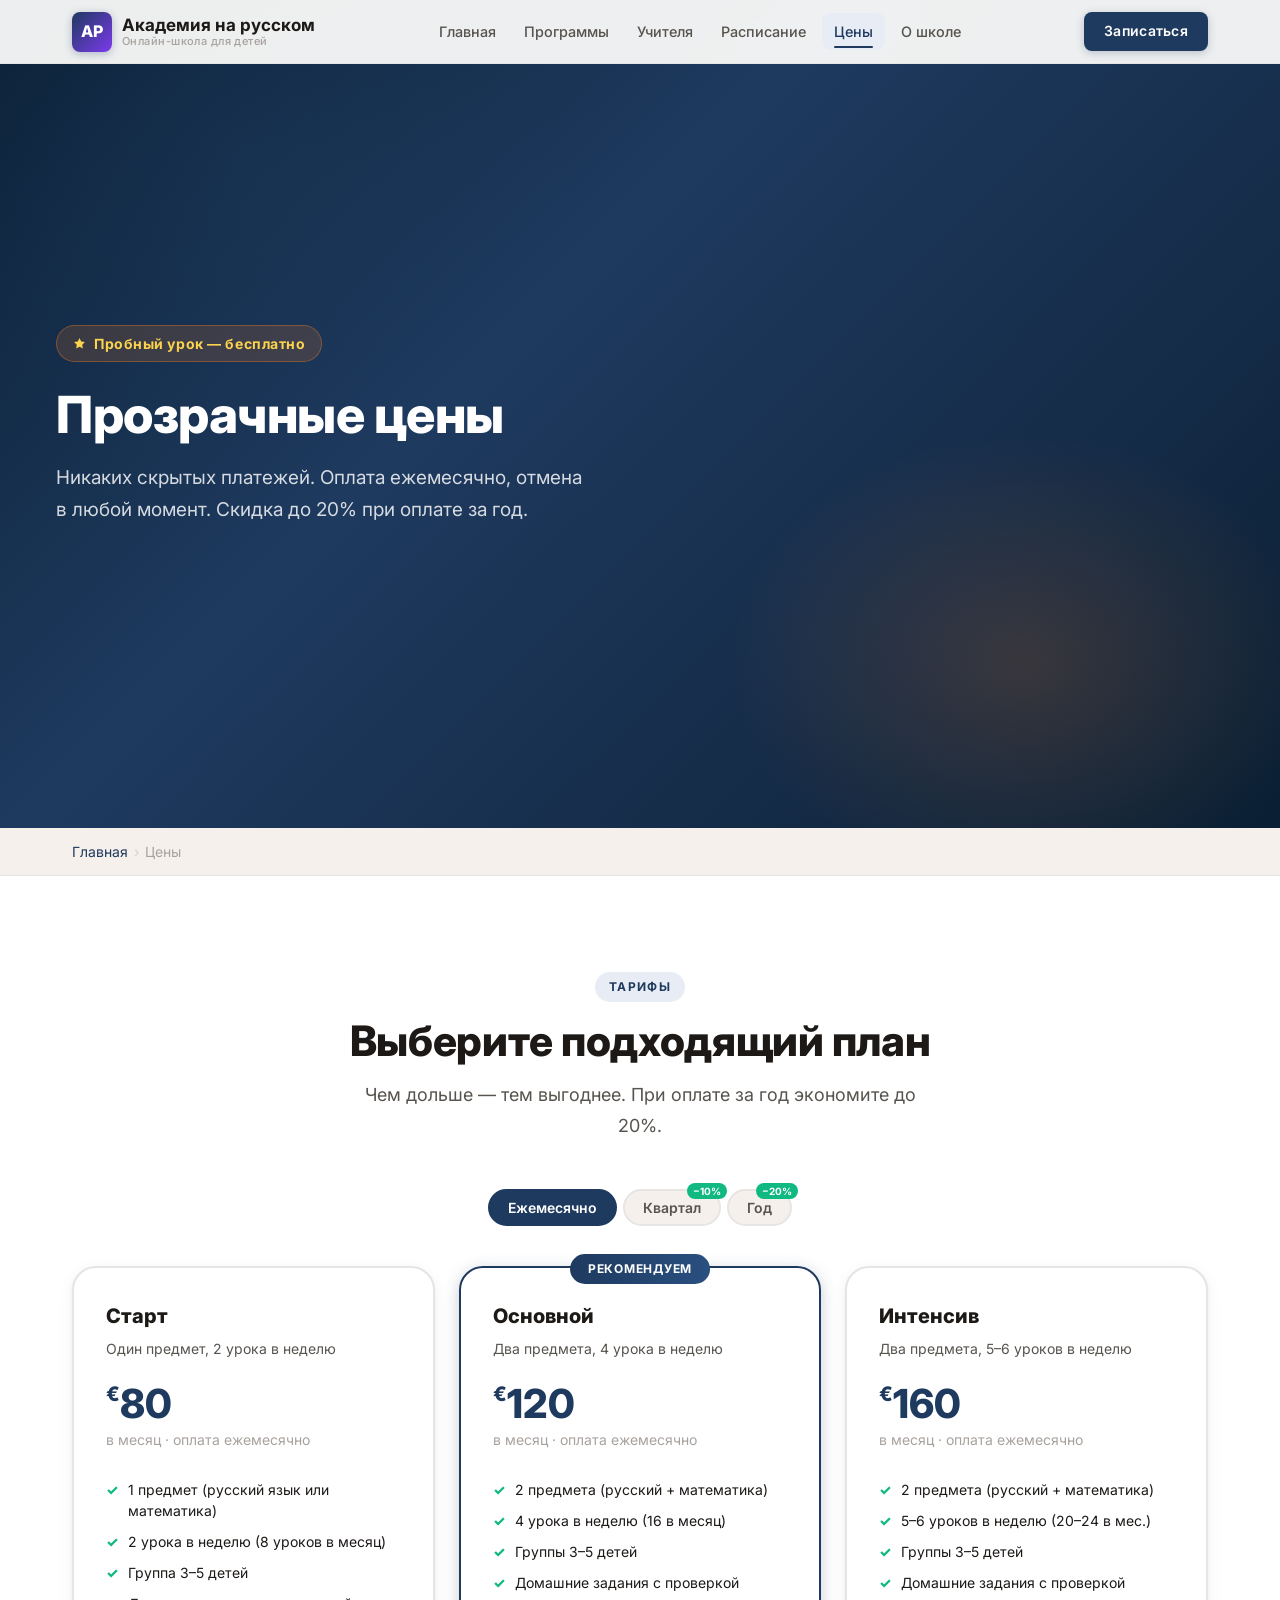
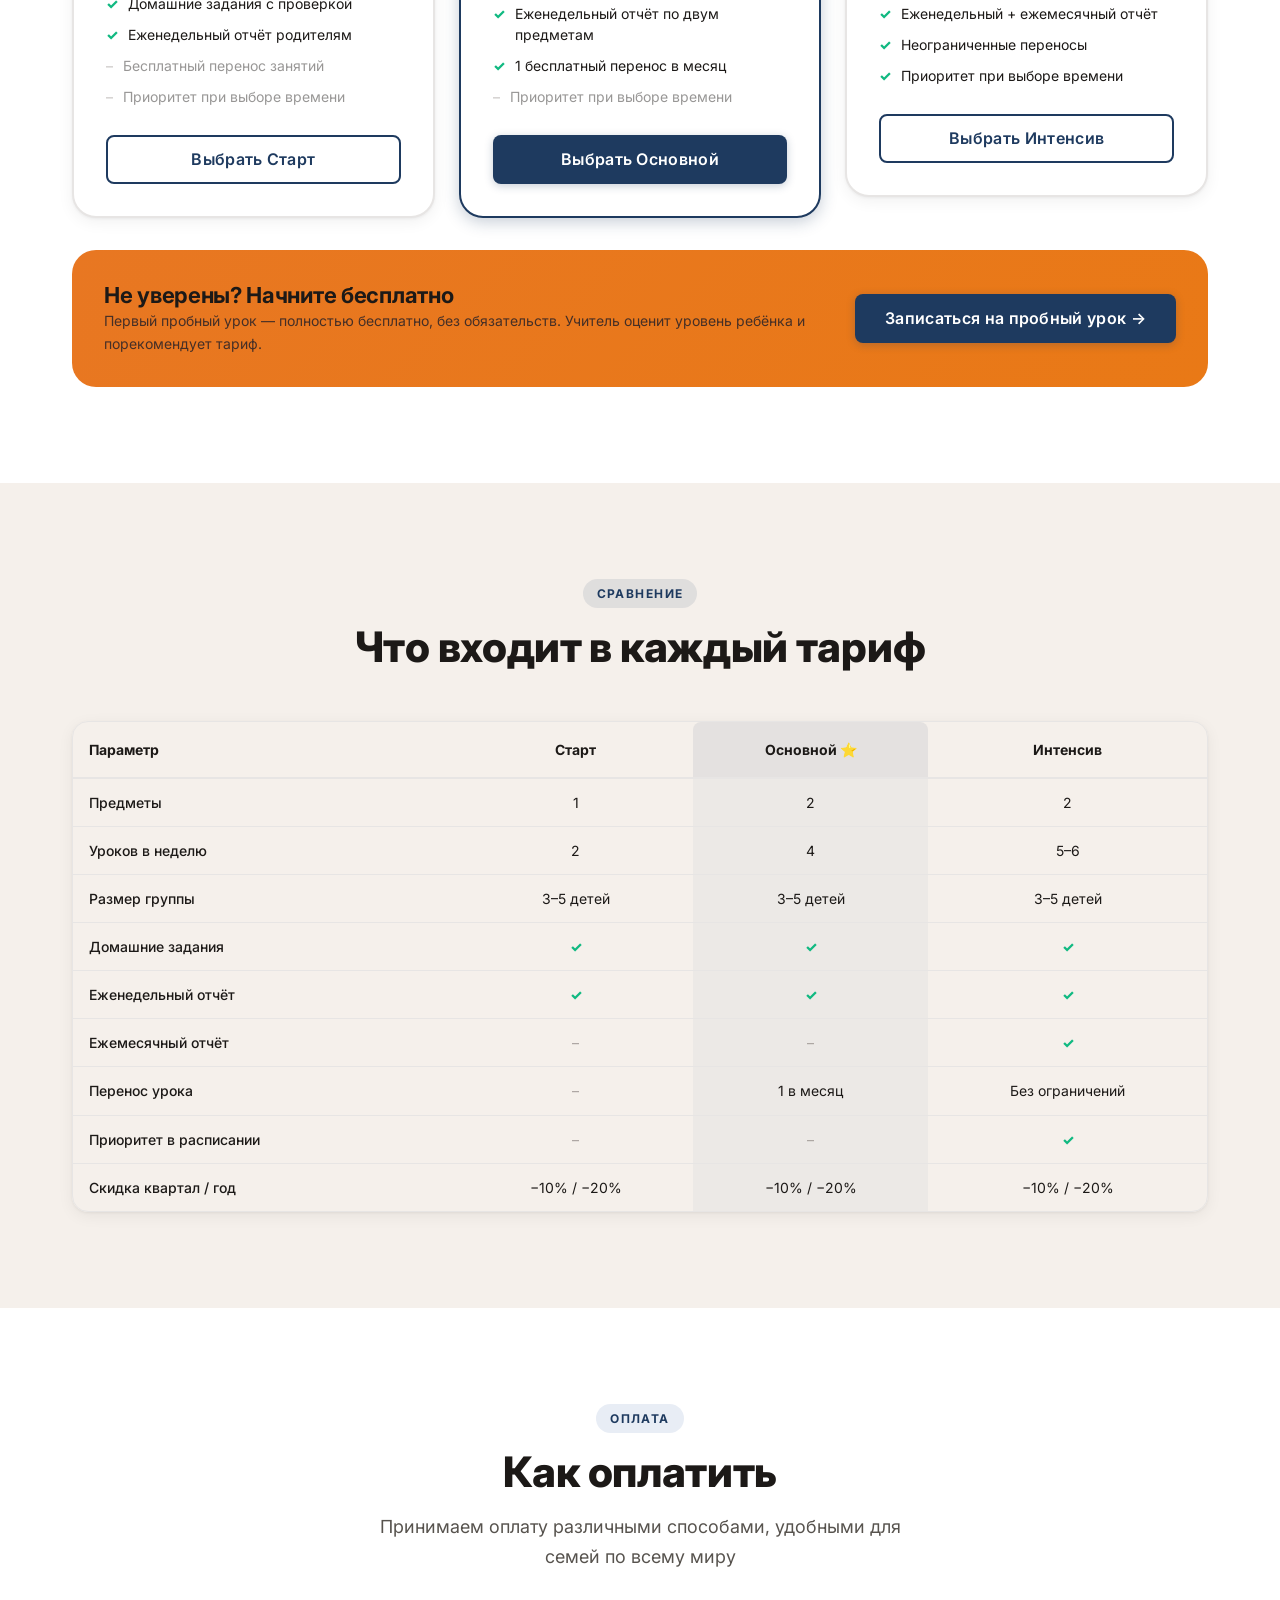
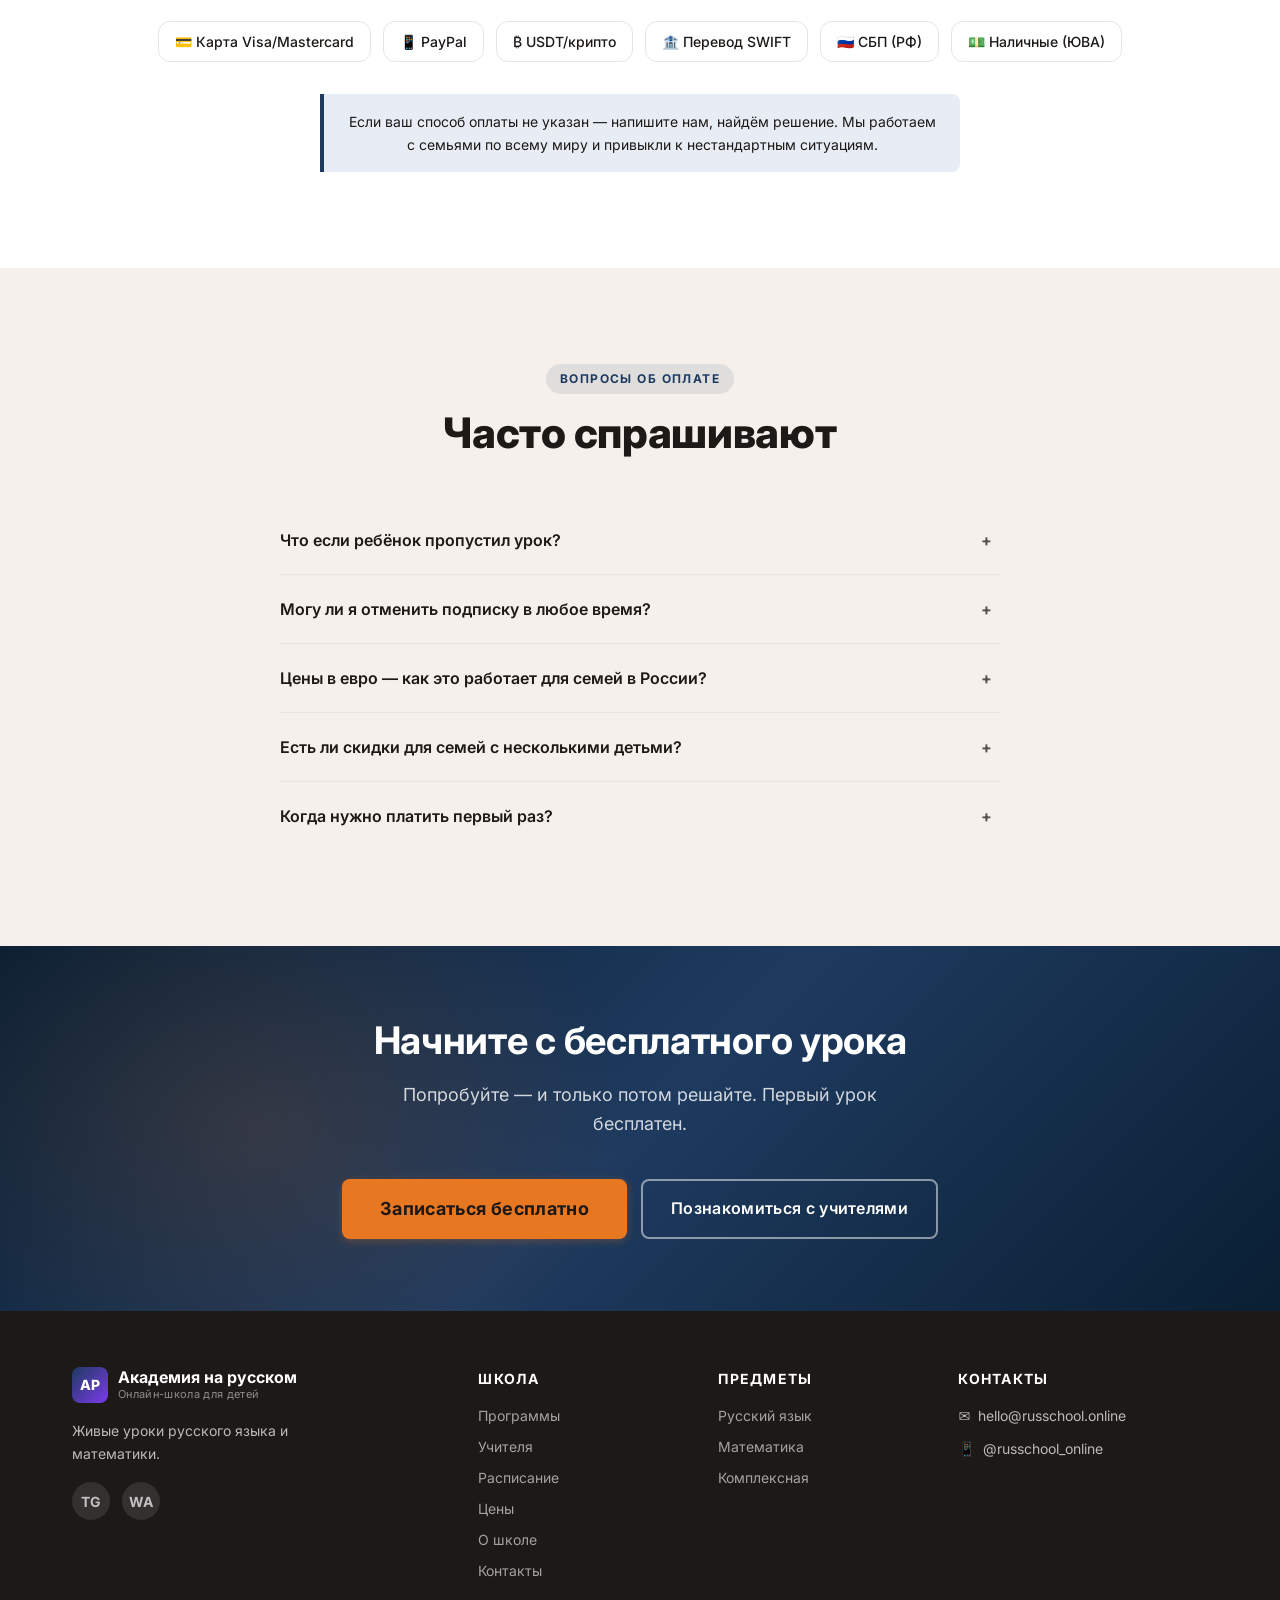
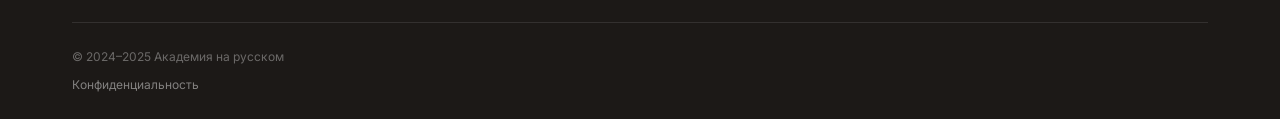
<file: prices.html>
<!DOCTYPE html>
<html lang="ru">
<head>
  <meta charset="UTF-8">
  <meta name="viewport" content="width=device-width, initial-scale=1.0">
  <title>Цены и тарифы — Академия на русском | От €80/мес, пробный урок бесплатно</title>
  <meta name="description" content="Прозрачные цены на онлайн-обучение. От €80/мес. Тарифы Старт, Основной, Интенсив. Скидки при оплате за квартал и год. Пробный урок бесплатно.">
  <link rel="canonical" href="https://russchool.online/prices.html">
  <meta property="og:title" content="Цены — Академия на русском">
  <meta property="og:url" content="https://russchool.online/prices.html">
  <meta property="og:locale" content="ru_RU">
  <link rel="preconnect" href="https://fonts.googleapis.com">
  <link rel="preconnect" href="https://fonts.gstatic.com" crossorigin>
  <link href="https://fonts.googleapis.com/css2?family=Inter:wght@400;500;600;700&display=swap" rel="stylesheet">
  <link rel="stylesheet" href="css/style.css">
  <style>
    .compare-table { width: 100%; border-collapse: collapse; font-size: .875rem; }
    .compare-table th { padding: 1rem; text-align: center; font-weight: 700; border-bottom: 2px solid var(--color-border); }
    .compare-table th:first-child { text-align: left; }
    .compare-table td { padding: .75rem 1rem; text-align: center; border-bottom: 1px solid var(--color-border); }
    .compare-table td:first-child { text-align: left; font-weight: 500; }
    .compare-table tr:last-child td { border-bottom: none; }
    .compare-table .highlight-col { background: rgba(30,58,95,0.04); }
    .compare-table th.highlight-col { background: rgba(30,58,95,0.08); border-radius: var(--radius-sm) var(--radius-sm) 0 0; }
    .check { color: var(--color-success); font-weight: 800; }
    .cross { color: var(--color-text-muted); }
    .payment-methods { display: flex; flex-wrap: wrap; gap: .75rem; }
    .payment-badge { display: inline-flex; align-items: center; gap: .375rem; padding: .5rem 1rem; border-radius: var(--radius-md); background: var(--color-bg-card); border: 1px solid var(--color-border); font-size: .875rem; font-weight: 500; }
  </style>
</head>
<body>

<a href="#main" class="skip-link">Перейти к содержимому</a>

<header class="header" role="banner">
  <div class="header__inner">
    <a href="index.html" class="header__logo"><div class="logo__icon" aria-hidden="true">АР</div><div class="logo__text">Академия на русском<span>Онлайн-школа для детей</span></div></a>
    <nav class="nav"><ul class="nav__list">
      <li><a href="index.html" class="nav__link">Главная</a></li>
      <li><a href="courses.html" class="nav__link">Программы</a></li>
      <li><a href="teachers.html" class="nav__link">Учителя</a></li>
      <li><a href="schedule.html" class="nav__link">Расписание</a></li>
      <li><a href="prices.html" class="nav__link nav__link--active">Цены</a></li>
      <li><a href="about.html" class="nav__link">О школе</a></li>
    </ul></nav>
    <div class="header__actions">
      <a href="contacts.html" class="btn btn--primary btn--sm">Записаться</a>
      <button class="hamburger" aria-label="Открыть меню" aria-expanded="false"><span class="hamburger__line"></span><span class="hamburger__line"></span><span class="hamburger__line"></span></button>
    </div>
  </div>
</header>

<nav class="nav-drawer"><ul class="nav-drawer__list">
  <li><a href="index.html" class="nav-drawer__link">Главная</a></li>
  <li><a href="courses.html" class="nav-drawer__link">Программы</a></li>
  <li><a href="teachers.html" class="nav-drawer__link">Учителя</a></li>
  <li><a href="schedule.html" class="nav-drawer__link">Расписание</a></li>
  <li><a href="prices.html" class="nav-drawer__link nav-drawer__link--active">Цены</a></li>
  <li><a href="about.html" class="nav-drawer__link">О школе</a></li>
  <li><a href="contacts.html" class="nav-drawer__link">Контакты</a></li>
</ul><div class="nav-drawer__cta"><a href="contacts.html" class="btn btn--accent btn--wide">Записаться на пробный урок</a></div></nav>

<main id="main">

<section class="hero hero--short" aria-label="Цены">
  <div class="hero__bg-glow" aria-hidden="true"></div>
  <div class="hero__content">
    <div class="hero__main-col">
      <div class="hero__badge">
        <svg width="13" height="13" viewBox="0 0 24 24" fill="currentColor" aria-hidden="true"><path d="M12 2l3.09 6.26L22 9.27l-5 4.87 1.18 6.88L12 17.77l-6.18 3.25L7 14.14 2 9.27l6.91-1.01L12 2z"/></svg>
        Пробный урок — бесплатно
      </div>
      <h1 class="hero__title">Прозрачные цены</h1>
      <p class="hero__text">Никаких скрытых платежей. Оплата ежемесячно, отмена в любой момент. Скидка до 20% при оплате за год.</p>
    </div>
  </div>
</section>

<div class="breadcrumb"><div class="container"><a href="index.html">Главная</a><span class="breadcrumb__sep">›</span><span>Цены</span></div></div>

<!-- ========== ПЕРЕКЛЮЧАТЕЛЬ + ТАРИФЫ ========== -->
<section class="section section--white" id="pricing">
  <div class="container">
    <div class="section__header fade-in-up">
      <div class="section__label">Тарифы</div>
      <h2 class="section__title">Выберите подходящий план</h2>
      <p class="section__subtitle">Чем дольше — тем выгоднее. При оплате за год экономите до 20%.</p>
    </div>

    <!-- Переключатель период -->
    <div class="pricing-toggle fade-in-up" role="group" aria-label="Период оплаты">
      <button class="pricing-toggle__btn active" id="toggleMonthly" onclick="setPricePeriod('monthly', this)" aria-pressed="true">Ежемесячно</button>
      <button class="pricing-toggle__btn" id="toggleQuarterly" onclick="setPricePeriod('quarterly', this)" aria-pressed="false">
        Квартал
        <span class="pricing-toggle__badge">−10%</span>
      </button>
      <button class="pricing-toggle__btn" id="toggleYearly" onclick="setPricePeriod('yearly', this)" aria-pressed="false">
        Год
        <span class="pricing-toggle__badge">−20%</span>
      </button>
    </div>

    <!-- Карточки тарифов -->
    <div class="pricing-grid fade-in-up">

      <!-- СТАРТ -->
      <article class="pricing-card">
        <div class="pricing-card__title">Старт</div>
        <div class="pricing-card__subtitle">Один предмет, 2 урока в неделю</div>
        <div class="pricing-card__price">
          <div class="pricing-card__amount">
            <sup>€</sup><span class="price-value" data-monthly="80" data-quarterly="72" data-yearly="64">80</span>
          </div>
          <div class="pricing-card__period">в месяц · <span class="period-label">оплата ежемесячно</span></div>
          <div class="pricing-card__original" id="originalStart" style="display:none"></div>
        </div>
        <ul class="pricing-card__features" aria-label="Что входит в тариф Старт">
          <li class="pricing-feature pricing-feature--yes">1 предмет (русский язык или математика)</li>
          <li class="pricing-feature pricing-feature--yes">2 урока в неделю (8 уроков в месяц)</li>
          <li class="pricing-feature pricing-feature--yes">Группа 3–5 детей</li>
          <li class="pricing-feature pricing-feature--yes">Домашние задания с проверкой</li>
          <li class="pricing-feature pricing-feature--yes">Еженедельный отчёт родителям</li>
          <li class="pricing-feature pricing-feature--no">Бесплатный перенос занятий</li>
          <li class="pricing-feature pricing-feature--no">Приоритет при выборе времени</li>
        </ul>
        <a href="contacts.html" class="btn btn--outline btn--wide">Выбрать Старт</a>
      </article>

      <!-- ОСНОВНОЙ -->
      <article class="pricing-card pricing-card--featured">
        <div class="pricing-card__badge">Рекомендуем</div>
        <div class="pricing-card__title">Основной</div>
        <div class="pricing-card__subtitle">Два предмета, 4 урока в неделю</div>
        <div class="pricing-card__price">
          <div class="pricing-card__amount">
            <sup>€</sup><span class="price-value" data-monthly="120" data-quarterly="108" data-yearly="96">120</span>
          </div>
          <div class="pricing-card__period">в месяц · <span class="period-label">оплата ежемесячно</span></div>
          <div class="pricing-card__original" id="originalMain" style="display:none"></div>
        </div>
        <ul class="pricing-card__features" aria-label="Что входит в тариф Основной">
          <li class="pricing-feature pricing-feature--yes">2 предмета (русский + математика)</li>
          <li class="pricing-feature pricing-feature--yes">4 урока в неделю (16 в месяц)</li>
          <li class="pricing-feature pricing-feature--yes">Группы 3–5 детей</li>
          <li class="pricing-feature pricing-feature--yes">Домашние задания с проверкой</li>
          <li class="pricing-feature pricing-feature--yes">Еженедельный отчёт по двум предметам</li>
          <li class="pricing-feature pricing-feature--yes">1 бесплатный перенос в месяц</li>
          <li class="pricing-feature pricing-feature--no">Приоритет при выборе времени</li>
        </ul>
        <a href="contacts.html" class="btn btn--primary btn--wide">Выбрать Основной</a>
      </article>

      <!-- ИНТЕНСИВ -->
      <article class="pricing-card">
        <div class="pricing-card__title">Интенсив</div>
        <div class="pricing-card__subtitle">Два предмета, 5–6 уроков в неделю</div>
        <div class="pricing-card__price">
          <div class="pricing-card__amount">
            <sup>€</sup><span class="price-value" data-monthly="160" data-quarterly="144" data-yearly="128">160</span>
          </div>
          <div class="pricing-card__period">в месяц · <span class="period-label">оплата ежемесячно</span></div>
          <div class="pricing-card__original" id="originalIntensive" style="display:none"></div>
        </div>
        <ul class="pricing-card__features" aria-label="Что входит в тариф Интенсив">
          <li class="pricing-feature pricing-feature--yes">2 предмета (русский + математика)</li>
          <li class="pricing-feature pricing-feature--yes">5–6 уроков в неделю (20–24 в мес.)</li>
          <li class="pricing-feature pricing-feature--yes">Группы 3–5 детей</li>
          <li class="pricing-feature pricing-feature--yes">Домашние задания с проверкой</li>
          <li class="pricing-feature pricing-feature--yes">Еженедельный + ежемесячный отчёт</li>
          <li class="pricing-feature pricing-feature--yes">Неограниченные переносы</li>
          <li class="pricing-feature pricing-feature--yes">Приоритет при выборе времени</li>
        </ul>
        <a href="contacts.html" class="btn btn--outline btn--wide">Выбрать Интенсив</a>
      </article>

    </div>

    <!-- Пробный урок баннер -->
    <div class="trial-banner mt-4 fade-in-up">
      <div>
        <h3>Не уверены? Начните бесплатно</h3>
        <p>Первый пробный урок — полностью бесплатно, без обязательств. Учитель оценит уровень ребёнка и порекомендует тариф.</p>
      </div>
      <a href="contacts.html" class="btn btn--primary" style="white-space:nowrap;flex-shrink:0">Записаться на пробный урок →</a>
    </div>
  </div>
</section>

<!-- ========== СРАВНИТЕЛЬНАЯ ТАБЛИЦА ========== -->
<section class="section section--warm">
  <div class="container">
    <div class="section__header fade-in-up">
      <div class="section__label">Сравнение</div>
      <h2 class="section__title">Что входит в каждый тариф</h2>
    </div>
    <div class="schedule-wrapper fade-in-up">
      <table class="compare-table" aria-label="Сравнение тарифов">
        <thead>
          <tr>
            <th>Параметр</th>
            <th>Старт</th>
            <th class="highlight-col">Основной ⭐</th>
            <th>Интенсив</th>
          </tr>
        </thead>
        <tbody>
          <tr><td>Предметы</td><td>1</td><td class="highlight-col">2</td><td>2</td></tr>
          <tr><td>Уроков в неделю</td><td>2</td><td class="highlight-col">4</td><td>5–6</td></tr>
          <tr><td>Размер группы</td><td>3–5 детей</td><td class="highlight-col">3–5 детей</td><td>3–5 детей</td></tr>
          <tr><td>Домашние задания</td><td><span class="check">✓</span></td><td class="highlight-col"><span class="check">✓</span></td><td><span class="check">✓</span></td></tr>
          <tr><td>Еженедельный отчёт</td><td><span class="check">✓</span></td><td class="highlight-col"><span class="check">✓</span></td><td><span class="check">✓</span></td></tr>
          <tr><td>Ежемесячный отчёт</td><td><span class="cross">–</span></td><td class="highlight-col"><span class="cross">–</span></td><td><span class="check">✓</span></td></tr>
          <tr><td>Перенос урока</td><td><span class="cross">–</span></td><td class="highlight-col">1 в месяц</td><td>Без ограничений</td></tr>
          <tr><td>Приоритет в расписании</td><td><span class="cross">–</span></td><td class="highlight-col"><span class="cross">–</span></td><td><span class="check">✓</span></td></tr>
          <tr><td>Скидка квартал / год</td><td>−10% / −20%</td><td class="highlight-col">−10% / −20%</td><td>−10% / −20%</td></tr>
        </tbody>
      </table>
    </div>
  </div>
</section>

<!-- ========== СПОСОБЫ ОПЛАТЫ ========== -->
<section class="section section--white">
  <div class="container">
    <div class="section__header fade-in-up">
      <div class="section__label">Оплата</div>
      <h2 class="section__title">Как оплатить</h2>
      <p class="section__subtitle">Принимаем оплату различными способами, удобными для семей по всему миру</p>
    </div>
    <div class="payment-methods fade-in-up" style="justify-content:center">
      <div class="payment-badge">💳 Карта Visa/Mastercard</div>
      <div class="payment-badge">📱 PayPal</div>
      <div class="payment-badge">₿ USDT/крипто</div>
      <div class="payment-badge">🏦 Перевод SWIFT</div>
      <div class="payment-badge">🇷🇺 СБП (РФ)</div>
      <div class="payment-badge">💵 Наличные (ЮВА)</div>
    </div>
    <div class="notice mt-4 fade-in-up" style="max-width:640px;margin-left:auto;margin-right:auto;text-align:center">
      Если ваш способ оплаты не указан — напишите нам, найдём решение. Мы работаем с семьями по всему миру и привыкли к нестандартным ситуациям.
    </div>
  </div>
</section>

<!-- ========== FAQ ========== -->
<section class="section section--warm" id="faq">
  <div class="container">
    <div class="section__header fade-in-up">
      <div class="section__label">Вопросы об оплате</div>
      <h2 class="section__title">Часто спрашивают</h2>
    </div>
    <div class="faq-list fade-in-up">
      <div class="faq-item">
        <button class="faq-question" aria-expanded="false">Что если ребёнок пропустил урок? <span class="faq-question__icon">+</span></button>
        <div class="faq-answer">Пропущенный урок можно перенести (в зависимости от тарифа) или получить запись урока. Если причина уважительная (болезнь, форс-мажор) — всегда войдём в положение и что-то придумаем.</div>
      </div>
      <div class="faq-item">
        <button class="faq-question" aria-expanded="false">Могу ли я отменить подписку в любое время? <span class="faq-question__icon">+</span></button>
        <div class="faq-answer">Да, отмена в любой момент без штрафов. При ежемесячной оплате — просто не продлевайте. При квартальной или годовой — остаток можно сохранить на будущее или вернуть пропорционально (уточняйте в конкретной ситуации).</div>
      </div>
      <div class="faq-item">
        <button class="faq-question" aria-expanded="false">Цены в евро — как это работает для семей в России? <span class="faq-question__icon">+</span></button>
        <div class="faq-answer">Для семей в России принимаем оплату в рублях по курсу ЦБ на дату оплаты. Также работают платежи через СБП. Пишите — подберём удобный способ.</div>
      </div>
      <div class="faq-item">
        <button class="faq-question" aria-expanded="false">Есть ли скидки для семей с несколькими детьми? <span class="faq-question__icon">+</span></button>
        <div class="faq-answer">Да! При записи двух и более детей — скидка 10% на каждого дополнительного ребёнка. Обсудите при записи с куратором.</div>
      </div>
      <div class="faq-item">
        <button class="faq-question" aria-expanded="false">Когда нужно платить первый раз? <span class="faq-question__icon">+</span></button>
        <div class="faq-answer">Пробный урок — бесплатно, платить не нужно. Первый платёж — только когда вы решите продолжить, перед первым регулярным уроком. Мы не берём деньги вперёд до вашего решения.</div>
      </div>
    </div>
  </div>
</section>

<!-- ========== CTA ========== -->
<section class="cta-section">
  <div class="container">
    <h2 class="fade-in-up">Начните с бесплатного урока</h2>
    <p class="fade-in-up">Попробуйте — и только потом решайте. Первый урок бесплатен.</p>
    <div class="btn-group fade-in-up" style="justify-content:center">
      <a href="contacts.html" class="btn btn--accent btn--lg">Записаться бесплатно</a>
      <a href="teachers.html" class="btn btn--outline-white">Познакомиться с учителями</a>
    </div>
  </div>
</section>

</main>

<footer class="footer"><div class="container">
  <div class="footer__grid">
    <div class="footer__brand"><a href="index.html" class="footer__logo-link"><div class="footer__logo-icon" aria-hidden="true">АР</div><div class="footer__logo-text">Академия на русском<span>Онлайн-школа для детей</span></div></a><p class="footer__tagline">Живые уроки русского языка и математики.</p><div class="footer__social"><a href="https://t.me/russchool_online" class="social-btn" aria-label="Telegram">TG</a><a href="https://wa.me/79000000000" class="social-btn" aria-label="WhatsApp">WA</a></div></div>
    <div><div class="footer__col-title">Школа</div><nav class="footer__links"><a href="courses.html">Программы</a><a href="teachers.html">Учителя</a><a href="schedule.html">Расписание</a><a href="prices.html">Цены</a><a href="about.html">О школе</a><a href="contacts.html">Контакты</a></nav></div>
    <div><div class="footer__col-title">Предметы</div><div class="footer__links"><a href="courses.html#russian">Русский язык</a><a href="courses.html#math">Математика</a><a href="courses.html#combo">Комплексная</a></div></div>
    <div><div class="footer__col-title">Контакты</div><div class="footer__contact-item"><span>✉</span><a href="mailto:hello@russchool.online">hello@russchool.online</a></div><div class="footer__contact-item"><span>📱</span><a href="https://t.me/russchool_online">@russchool_online</a></div></div>
  </div>
  <div class="footer__bottom"><div>© 2024–2025 Академия на русском</div><div><a href="#">Конфиденциальность</a></div></div>
</div></footer>

<div class="mobile-cta-bar" id="mobileCta">
  <a href="contacts.html" class="btn btn--accent">Записаться бесплатно</a>
  <a href="https://t.me/russchool_online" class="btn btn--tg" target="_blank" rel="noopener">TG</a>
</div>

<script src="js/main.js"></script>
<script>
const prices = {
  monthly:    { start: 80, main: 120, intensive: 160 },
  quarterly:  { start: 72, main: 108, intensive: 144 },
  yearly:     { start: 64, main:  96, intensive: 128 }
};
const periods = { monthly: 'оплата ежемесячно', quarterly: 'оплата за квартал', yearly: 'оплата за год' };

function setPricePeriod(period, btn) {
  document.querySelectorAll('.pricing-toggle__btn').forEach(b => { b.classList.remove('active'); b.setAttribute('aria-pressed','false'); });
  btn.classList.add('active'); btn.setAttribute('aria-pressed','true');

  const vals = [prices[period].start, prices[period].main, prices[period].intensive];
  const monthly = [prices.monthly.start, prices.monthly.main, prices.monthly.intensive];
  document.querySelectorAll('.price-value').forEach((el, i) => { el.textContent = vals[i]; });
  document.querySelectorAll('.period-label').forEach(el => { el.textContent = periods[period]; });

  // Показать/скрыть оригинальную цену
  document.querySelectorAll('.pricing-card__original').forEach((el, i) => {
    if (period !== 'monthly') {
      el.textContent = `Без скидки: €${monthly[i]}/мес`;
      el.style.display = 'block';
    } else {
      el.style.display = 'none';
    }
  });
}
</script>
</body>
</html>
</file>
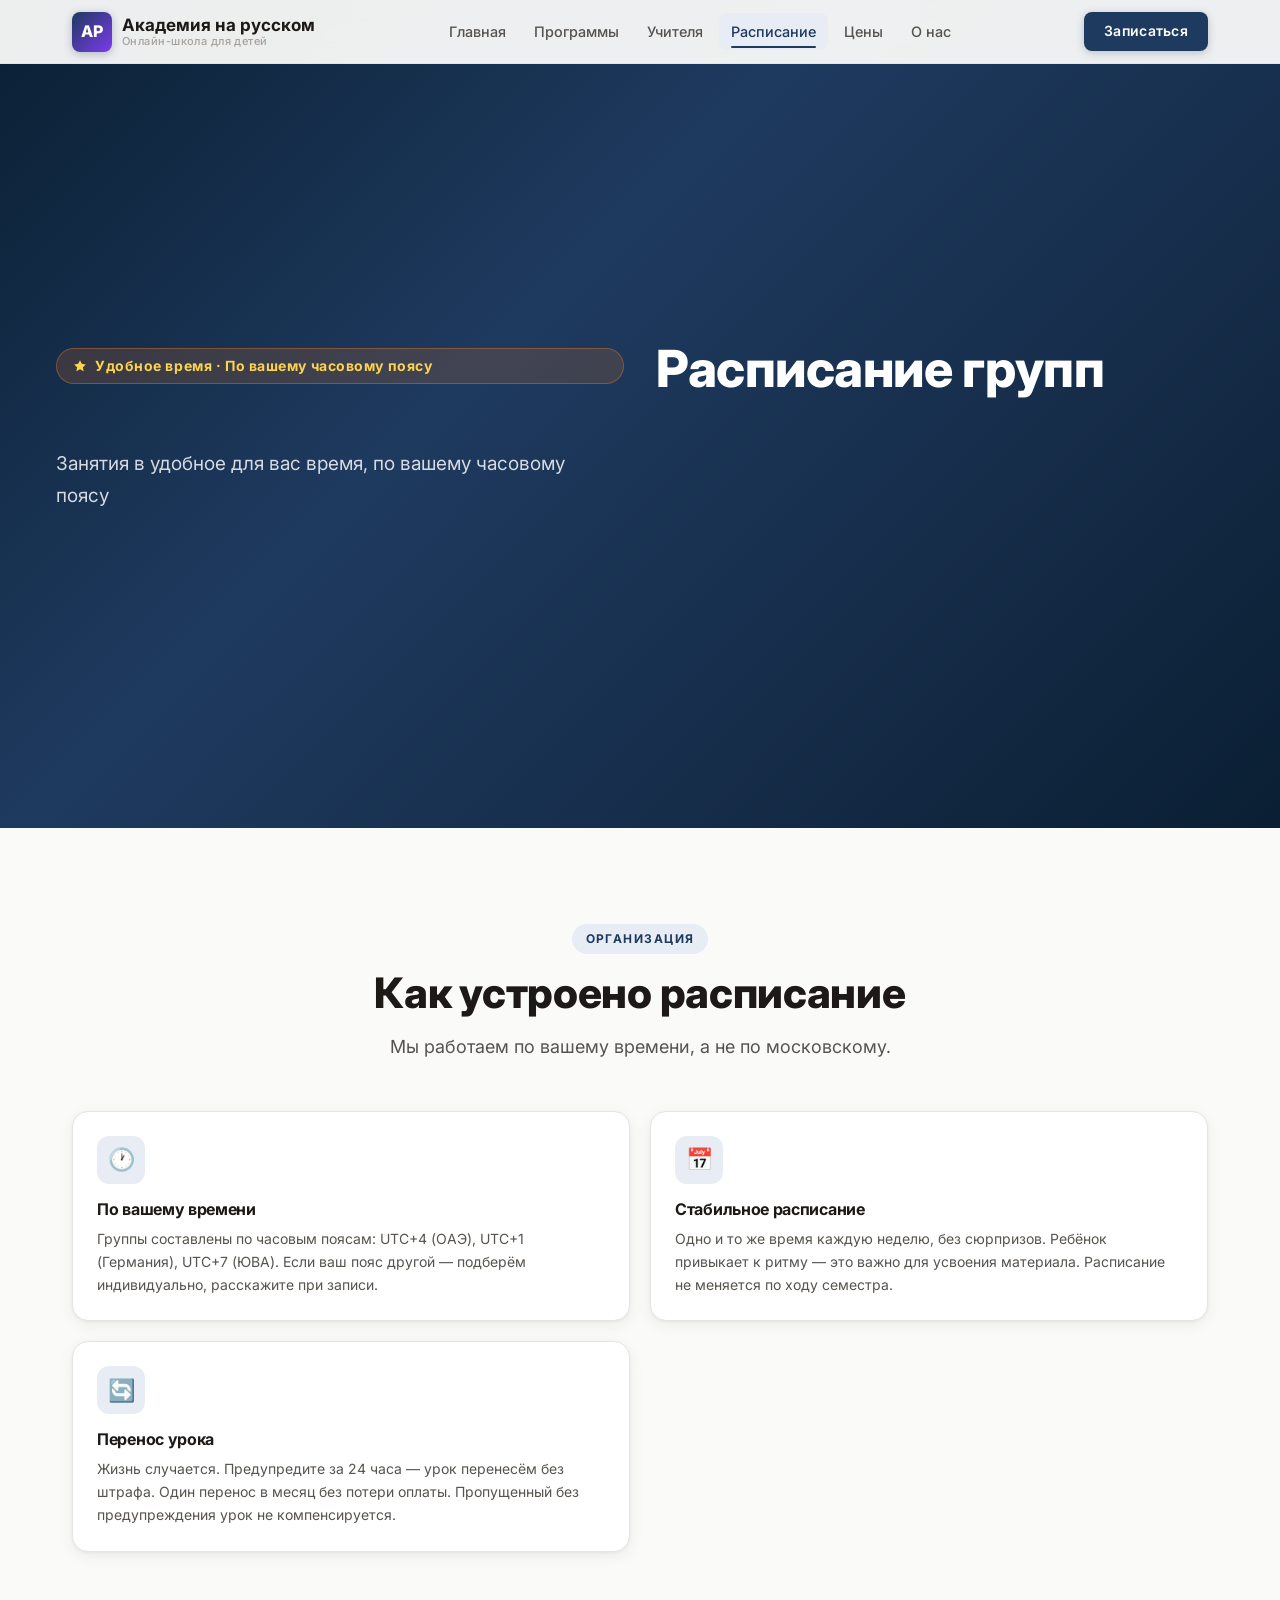
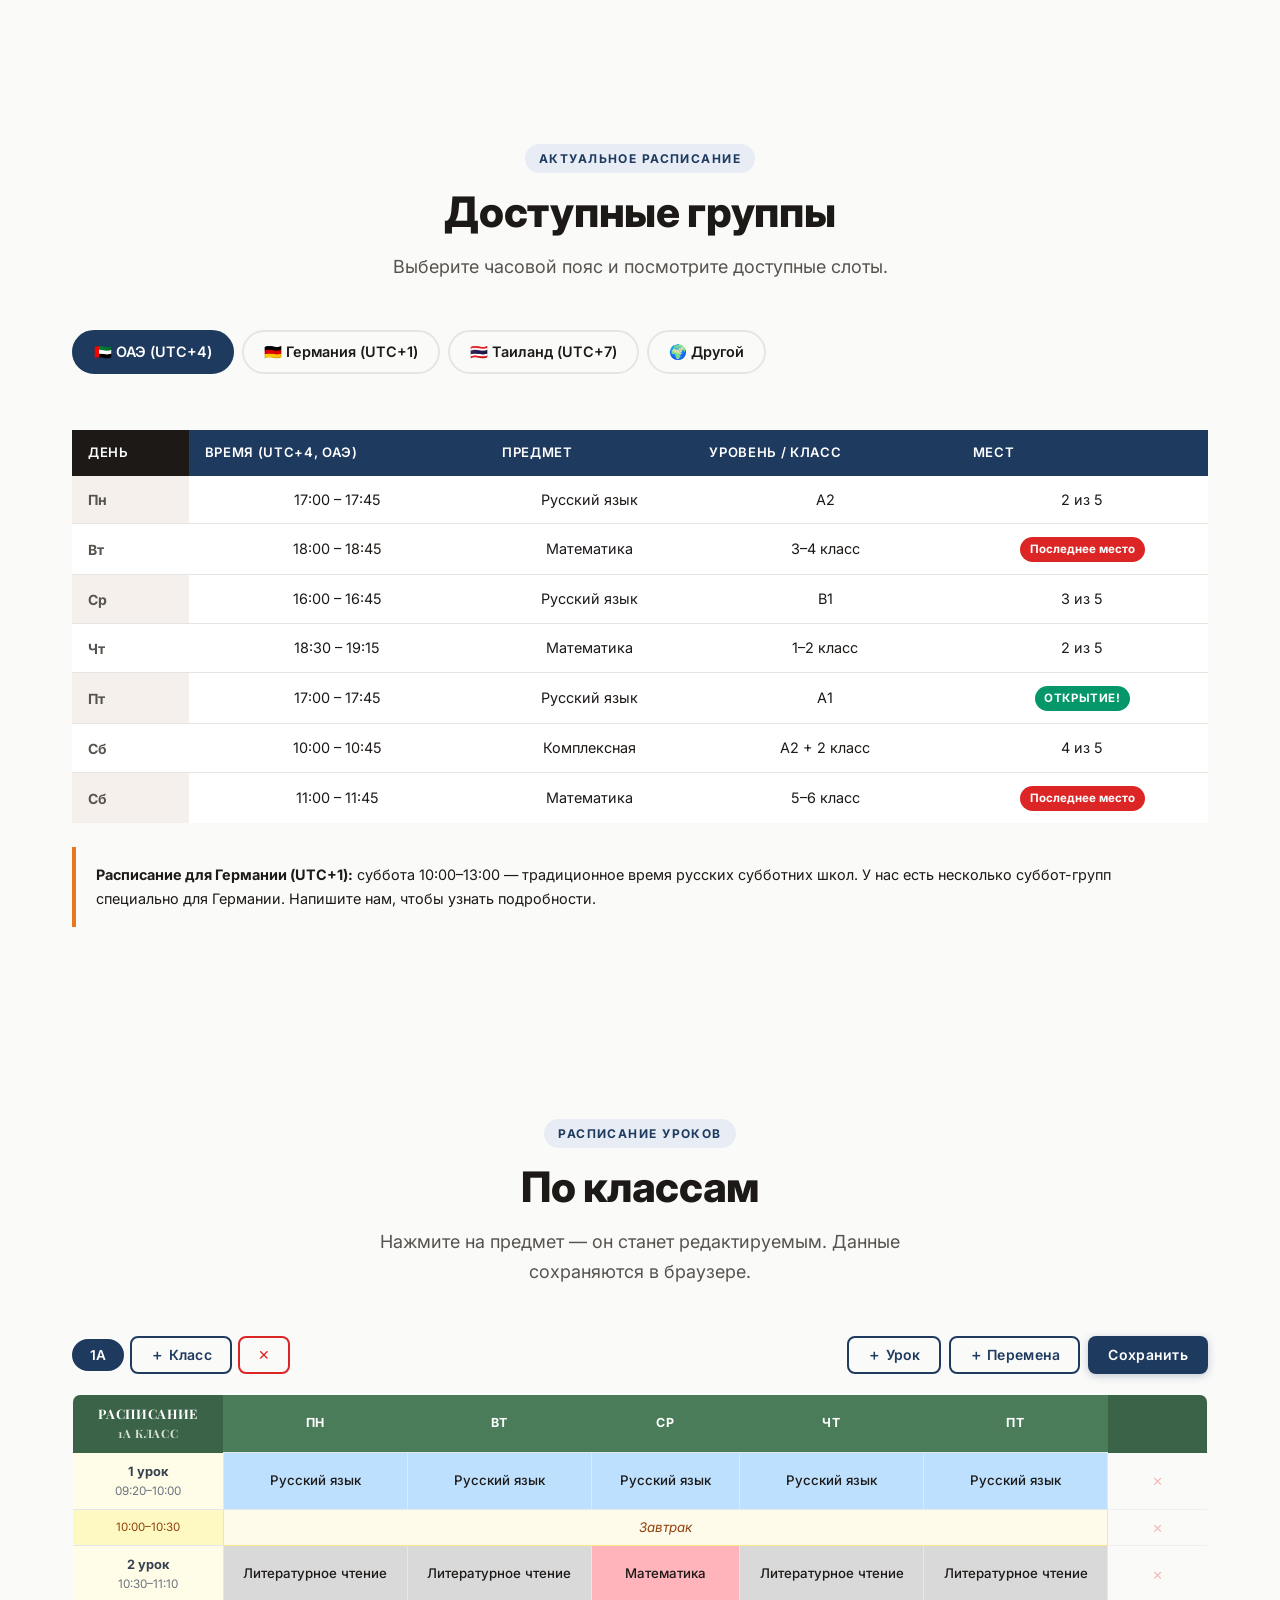
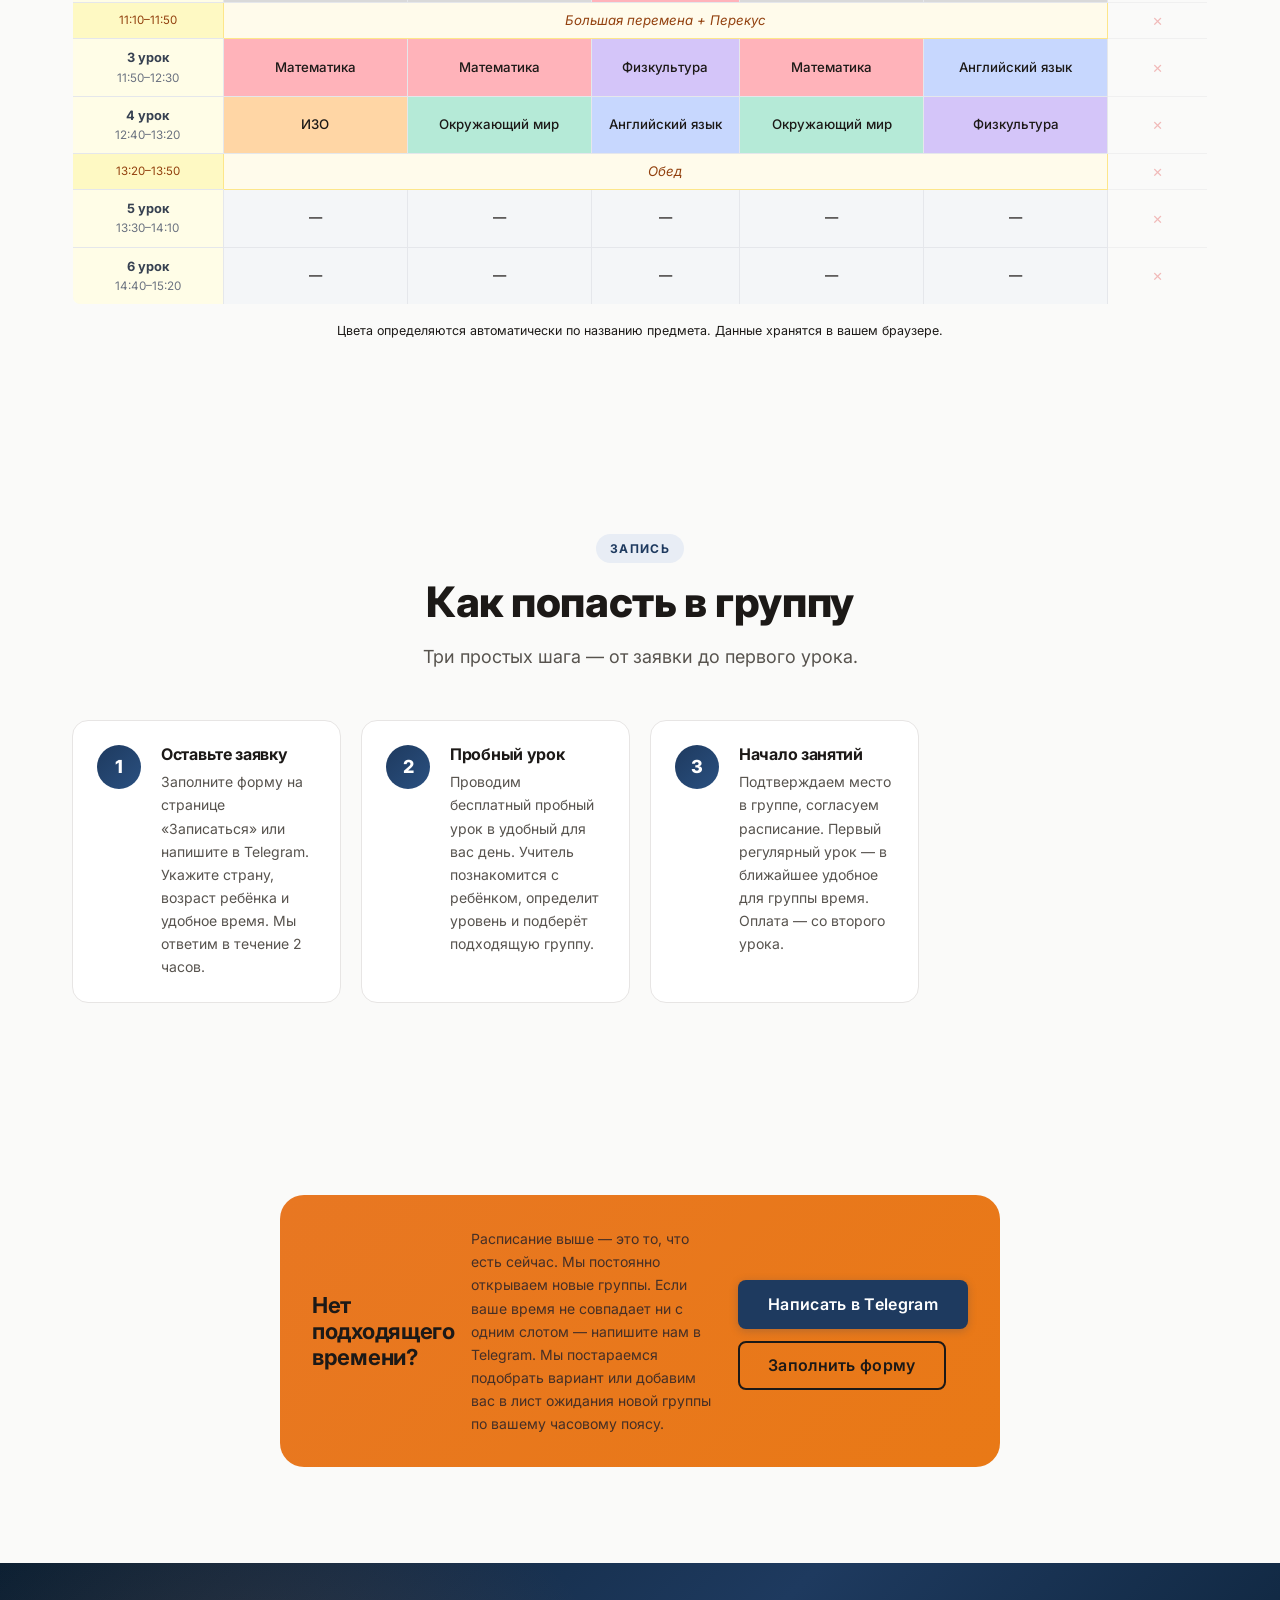
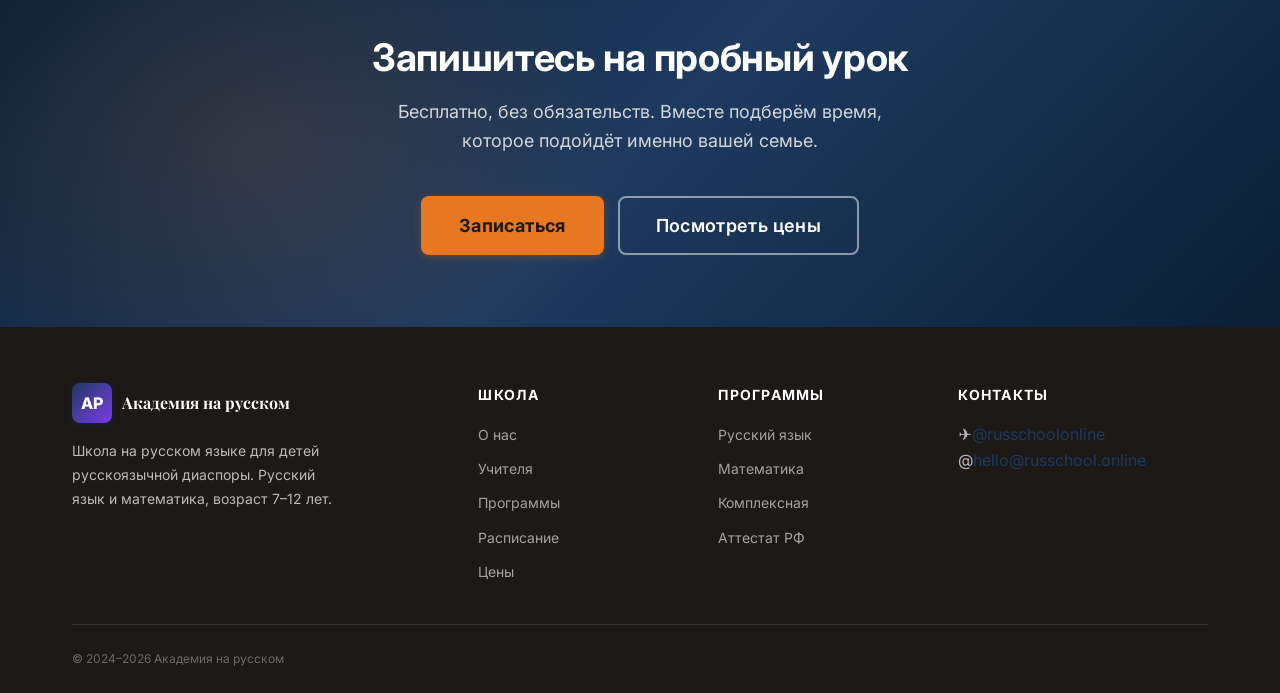
<file: schedule.html>
<!DOCTYPE html>
<html lang="ru">
<head>
  <meta charset="UTF-8">
  <meta name="viewport" content="width=device-width, initial-scale=1.0">
  <title>Расписание занятий — Академия на русском</title>
  <meta name="description" content="Расписание онлайн-уроков по часовым поясам. ОАЭ (UTC+4), Германия (UTC+1), Таиланд (UTC+7). Группы русского языка и математики.">
  <link rel="canonical" href="https://russchool.online/schedule.html">
  <meta property="og:title" content="Расписание занятий — Академия на русском">
  <meta property="og:description" content="Расписание онлайн-уроков по часовым поясам. ОАЭ (UTC+4), Германия (UTC+1), Таиланд (UTC+7).">
  <meta property="og:url" content="https://russchool.online/schedule.html">
  <meta property="og:type" content="website">
  <meta property="og:locale" content="ru_RU">
  <link rel="preconnect" href="https://fonts.googleapis.com">
  <link rel="preconnect" href="https://fonts.gstatic.com" crossorigin>
  <link href="https://fonts.googleapis.com/css2?family=Inter:wght@400;500;600;700&family=Playfair+Display:wght@600;700&display=swap" rel="stylesheet">
  <link rel="stylesheet" href="css/style.css">
  <style>
    .schedule-tabs { display: flex; flex-wrap: wrap; gap: .5rem; margin-bottom: 2rem; }
    .schedule-tab {
      padding: .5rem 1.25rem;
      border-radius: var(--radius-full);
      font-size: .9rem; font-weight: 600;
      border: 2px solid var(--color-border);
      background: var(--color-white);
      color: var(--color-text-light);
      cursor: pointer;
      transition: all var(--transition);
    }
    .schedule-tab--active, .schedule-tab:hover {
      border-color: var(--color-primary);
      background: var(--color-primary);
      color: #fff;
    }
    .schedule-table { width: 100%; border-collapse: collapse; margin-top: 1.5rem; font-size: .9rem; }
    .schedule-table th {
      background: var(--color-primary);
      color: #fff;
      padding: .75rem 1rem;
      text-align: left;
      font-weight: 600;
      font-size: .82rem;
      text-transform: uppercase;
      letter-spacing: .05em;
    }
    .schedule-table td {
      padding: .75rem 1rem;
      border-bottom: 1px solid var(--color-border);
      vertical-align: middle;
    }
    .schedule-table tr:last-child td { border-bottom: none; }
    .schedule-table tr:nth-child(even) td { background: var(--color-bg-alt); }
    .schedule-table tr:hover td { background: #eef2ff; }
    .badge-open {
      display: inline-block;
      background: #059669;
      color: #fff;
      font-size: .72rem;
      font-weight: 700;
      padding: .2rem .6rem;
      border-radius: var(--radius-full);
      text-transform: uppercase;
      letter-spacing: .05em;
    }
    .badge-last {
      display: inline-block;
      background: #dc2626;
      color: #fff;
      font-size: .72rem;
      font-weight: 700;
      padding: .2rem .6rem;
      border-radius: var(--radius-full);
    }
    .schedule-note {
      background: var(--color-bg-alt);
      border-left: 4px solid var(--color-accent);
      padding: 1rem 1.25rem;
      border-radius: 0 var(--radius-sm) var(--radius-sm) 0;
      font-size: .9rem;
      margin-top: 1.5rem;
    }

    /* ===== CLASS SCHEDULE EDITOR ===== */
    .cs-toolbar { display:flex; flex-wrap:wrap; align-items:center; justify-content:space-between; gap:.75rem; }
    .cs-left { display:flex; flex-wrap:wrap; align-items:center; gap:.375rem; }
    .cs-tabs { display:flex; flex-wrap:wrap; gap:.375rem; }
    .cs-tab {
      padding:.35rem 1rem;
      border-radius:var(--radius-full);
      font-size:.85rem; font-weight:600;
      border:2px solid var(--color-border);
      background:var(--color-white);
      color:var(--color-text-light);
      cursor:pointer; transition:all var(--transition);
    }
    .cs-tab--active, .cs-tab:hover {
      border-color:var(--color-primary);
      background:var(--color-primary);
      color:#fff;
    }
    .cs-actions { display:flex; gap:.5rem; flex-wrap:wrap; }
    .btn--danger { color:#dc2626 !important; border-color:#dc2626 !important; }
    .btn--danger:hover { background:#dc2626 !important; color:#fff !important; }
    .btn--saved { background:#059669 !important; border-color:#059669 !important; color:#fff !important; }

    .cs-table {
      width:100%; border-collapse:collapse;
      font-size:.88rem; min-width:580px;
      border-radius:8px; overflow:hidden;
      border:1px solid #d1d5db;
    }
    .cs-th {
      background:#4a7c59; color:#fff;
      padding:.65rem 1rem;
      text-align:center; font-weight:700;
      font-size:.78rem; text-transform:uppercase;
      letter-spacing:.05em; min-width:100px;
    }
    .cs-th-label {
      background:#3a6347; text-align:center;
      font-family:'Playfair Display',serif;
      font-size:.82rem; min-width:130px;
      line-height:1.4;
    }
    .cs-th-label em { font-style:normal; display:block; font-size:.72rem; opacity:.8; margin-top:.15rem; }
    .cs-th-del { width:28px; background:#3a6347; }

    .cs-time-cell {
      text-align:center; padding:.5rem .75rem;
      border-bottom:1px solid #e5e7eb;
      vertical-align:middle; min-width:130px;
    }
    .cs-lesson-row .cs-time-cell { background:#fffde7; }
    .cs-lesson-num { display:block; font-weight:700; font-size:.8rem; color:#374151; }
    .cs-time-edit {
      display:block; font-size:.73rem; color:#6b7280;
      cursor:text; min-width:60px;
    }
    .cs-time-edit:empty::before { content:attr(data-ph); color:#9ca3af; font-style:italic; }

    .cs-subject-cell {
      padding:.6rem .5rem; text-align:center;
      border:1px solid #e5e7eb;
      vertical-align:middle; cursor:text;
      font-size:.83rem; font-weight:500;
      transition:background .2s, box-shadow .1s;
      min-width:100px;
    }
    .cs-subject-cell[contenteditable]:focus,
    .cs-break-cell[contenteditable]:focus,
    .cs-time-edit[contenteditable]:focus {
      outline:2px solid #4a7c59;
      outline-offset:-1px;
      box-shadow:0 0 0 3px rgba(74,124,89,.15);
    }
    .cs-subject-cell:empty::before { content:'—'; color:#9ca3af; }

    .cs-break-row .cs-time-cell { background:#fef9c3; font-size:.72rem; color:#92400e; }
    .cs-break-cell {
      background:#fffbeb; text-align:center;
      font-style:italic; color:#92400e;
      font-size:.83rem; padding:.4rem;
      border:1px solid #fde68a; cursor:text;
    }
    .cs-break-cell:empty::before { content:'Перемена'; color:#c0a060; }

    .cs-del-cell {
      text-align:center; padding:0 .25rem;
      border-bottom:1px solid #f0f0f0;
    }
    .cs-del-row {
      background:none; border:none; color:#dc2626;
      cursor:pointer; font-size:.8rem; padding:.15rem .35rem;
      border-radius:4px; opacity:.3; transition:opacity .2s;
    }
    .cs-del-row:hover { opacity:1; background:#fee2e2; }
    .cs-hint {
      font-size:.78rem; color:var(--color-text-light);
      margin-top:1rem; text-align:center;
    }
  </style>
</head>
<body>

<a href="#main" class="skip-link">Перейти к содержимому</a>

<header class="header" role="banner">
  <div class="header__inner">
    <a href="index.html" class="header__logo" aria-label="Академия на русском — главная">
      <div class="logo__icon">АР</div>
      <div class="logo__text">Академия на русском
        <span>Онлайн-школа для детей</span>
      </div>
    </a>
    <nav class="nav" aria-label="Основная навигация">
      <ul class="nav__list">
        <li><a href="index.html" class="nav__link">Главная</a></li>
        <li><a href="courses.html" class="nav__link">Программы</a></li>
        <li><a href="teachers.html" class="nav__link">Учителя</a></li>
        <li><a href="schedule.html" class="nav__link nav__link--active">Расписание</a></li>
        <li><a href="prices.html" class="nav__link">Цены</a></li>
        <li><a href="about.html" class="nav__link">О нас</a></li>
      </ul>
    </nav>
    <div class="header__actions">
      <a href="contacts.html" class="btn btn--primary btn--sm">Записаться</a>
      <button class="hamburger" aria-label="Открыть меню" aria-expanded="false" aria-controls="navDrawer">
        <span class="hamburger__line"></span>
        <span class="hamburger__line"></span>
        <span class="hamburger__line"></span>
      </button>
    </div>
  </div>
</header>

<nav class="nav-drawer" id="navDrawer" aria-label="Мобильная навигация">
  <ul class="nav-drawer__list">
    <li><a href="index.html" class="nav-drawer__link">Главная</a></li>
    <li><a href="courses.html" class="nav-drawer__link">Программы</a></li>
    <li><a href="teachers.html" class="nav-drawer__link">Учителя</a></li>
    <li><a href="schedule.html" class="nav-drawer__link nav-drawer__link--active">Расписание</a></li>
    <li><a href="prices.html" class="nav-drawer__link">Цены</a></li>
    <li><a href="about.html" class="nav-drawer__link">О нас</a></li>
    <li><a href="contacts.html" class="nav-drawer__link">Контакты</a></li>
  </ul>
  <div class="nav-drawer__cta">
    <a href="contacts.html" class="btn btn--primary w-full">Записаться</a>
  </div>
</nav>

<main id="main">

<!-- ========== HERO ========== -->
<section class="hero hero--short" aria-label="Расписание">
  <div class="hero__particles" aria-hidden="true"></div>
  <div class="hero__content">
    <div class="hero__badge">
      <svg width="14" height="14" viewBox="0 0 24 24" fill="currentColor"><path d="M12 2l3.09 6.26L22 9.27l-5 4.87 1.18 6.88L12 17.77l-6.18 3.25L7 14.14 2 9.27l6.91-1.01L12 2z"/></svg>
      Удобное время · По вашему часовому поясу
    </div>
    <h1 class="hero__title">Расписание групп</h1>
    <p class="hero__text">Занятия в удобное для вас время, по вашему часовому поясу</p>
  </div>
</section>

<!-- ========== КАК УСТРОЕНО ========== -->
<section class="section" id="how">
  <div class="container">
    <div class="section__header fade-in">
      <div class="section__label">Организация</div>
      <h2 class="section__title">Как устроено расписание</h2>
      <p class="section__subtitle">Мы работаем по вашему времени, а не по московскому.</p>
    </div>
    <div class="benefits-grid">
      <div class="benefit-card fade-in">
        <div class="benefit-card__icon">🕐</div>
        <h3 class="benefit-card__title">По вашему времени</h3>
        <p class="benefit-card__text">Группы составлены по часовым поясам: UTC+4 (ОАЭ), UTC+1 (Германия), UTC+7 (ЮВА). Если ваш пояс другой — подберём индивидуально, расскажите при записи.</p>
      </div>
      <div class="benefit-card fade-in">
        <div class="benefit-card__icon">📅</div>
        <h3 class="benefit-card__title">Стабильное расписание</h3>
        <p class="benefit-card__text">Одно и то же время каждую неделю, без сюрпризов. Ребёнок привыкает к ритму — это важно для усвоения материала. Расписание не меняется по ходу семестра.</p>
      </div>
      <div class="benefit-card fade-in">
        <div class="benefit-card__icon">🔄</div>
        <h3 class="benefit-card__title">Перенос урока</h3>
        <p class="benefit-card__text">Жизнь случается. Предупредите за 24 часа — урок перенесём без штрафа. Один перенос в месяц без потери оплаты. Пропущенный без предупреждения урок не компенсируется.</p>
      </div>
    </div>
  </div>
</section>

<!-- ========== ТАБЛИЦА РАСПИСАНИЯ ========== -->
<section class="section section--alt" id="timetable">
  <div class="container">
    <div class="section__header fade-in">
      <div class="section__label">Актуальное расписание</div>
      <h2 class="section__title">Доступные группы</h2>
      <p class="section__subtitle">Выберите часовой пояс и посмотрите доступные слоты.</p>
    </div>

    <div class="schedule-tabs fade-in">
      <div class="schedule-tab schedule-tab--active">🇦🇪 ОАЭ (UTC+4)</div>
      <div class="schedule-tab">🇩🇪 Германия (UTC+1)</div>
      <div class="schedule-tab">🇹🇭 Таиланд (UTC+7)</div>
      <div class="schedule-tab">🌍 Другой</div>
    </div>

    <div style="overflow-x:auto;" class="fade-in">
      <table class="schedule-table">
        <thead>
          <tr>
            <th>День</th>
            <th>Время (UTC+4, ОАЭ)</th>
            <th>Предмет</th>
            <th>Уровень / Класс</th>
            <th>Мест</th>
          </tr>
        </thead>
        <tbody>
          <tr>
            <td><strong>Пн</strong></td>
            <td>17:00 – 17:45</td>
            <td>Русский язык</td>
            <td>A2</td>
            <td>2 из 5</td>
          </tr>
          <tr>
            <td><strong>Вт</strong></td>
            <td>18:00 – 18:45</td>
            <td>Математика</td>
            <td>3–4 класс</td>
            <td><span class="badge-last">Последнее место</span></td>
          </tr>
          <tr>
            <td><strong>Ср</strong></td>
            <td>16:00 – 16:45</td>
            <td>Русский язык</td>
            <td>B1</td>
            <td>3 из 5</td>
          </tr>
          <tr>
            <td><strong>Чт</strong></td>
            <td>18:30 – 19:15</td>
            <td>Математика</td>
            <td>1–2 класс</td>
            <td>2 из 5</td>
          </tr>
          <tr>
            <td><strong>Пт</strong></td>
            <td>17:00 – 17:45</td>
            <td>Русский язык</td>
            <td>A1</td>
            <td><span class="badge-open">Открытие!</span></td>
          </tr>
          <tr>
            <td><strong>Сб</strong></td>
            <td>10:00 – 10:45</td>
            <td>Комплексная</td>
            <td>A2 + 2 класс</td>
            <td>4 из 5</td>
          </tr>
          <tr>
            <td><strong>Сб</strong></td>
            <td>11:00 – 11:45</td>
            <td>Математика</td>
            <td>5–6 класс</td>
            <td><span class="badge-last">Последнее место</span></td>
          </tr>
        </tbody>
      </table>
    </div>

    <div class="schedule-note fade-in">
      <strong>Расписание для Германии (UTC+1):</strong> суббота 10:00–13:00 — традиционное время русских субботних школ.
      У нас есть несколько суббот-групп специально для Германии. Напишите нам, чтобы узнать подробности.
    </div>

  </div>
</section>

<!-- ========== РАСПИСАНИЕ ПО КЛАССАМ ========== -->
<section class="section" id="class-schedule">
  <div class="container">
    <div class="section__header fade-in">
      <div class="section__label">Расписание уроков</div>
      <h2 class="section__title">По классам</h2>
      <p class="section__subtitle">Нажмите на предмет — он станет редактируемым. Данные сохраняются в браузере.</p>
    </div>

    <div class="cs-toolbar fade-in" style="margin-bottom:1.25rem;">
      <div class="cs-left">
        <div class="cs-tabs" id="csTabs"></div>
        <button class="btn btn--outline btn--sm" id="csAddClass">＋ Класс</button>
        <button class="btn btn--outline btn--sm btn--danger" id="csDelClass" title="Удалить класс">✕</button>
      </div>
      <div class="cs-actions">
        <button class="btn btn--outline btn--sm" id="csAddLesson">＋ Урок</button>
        <button class="btn btn--outline btn--sm" id="csAddBreak">＋ Перемена</button>
        <button class="btn btn--primary btn--sm" id="csSave">Сохранить</button>
      </div>
    </div>

    <div style="overflow-x:auto;" class="fade-in">
      <table class="cs-table" id="csTable"></table>
    </div>

    <p class="cs-hint fade-in">Цвета определяются автоматически по названию предмета. Данные хранятся в вашем браузере.</p>
  </div>
</section>

<!-- ========== КАК ПОПАСТЬ ========== -->
<section class="section" id="howto">
  <div class="container">
    <div class="section__header fade-in">
      <div class="section__label">Запись</div>
      <h2 class="section__title">Как попасть в группу</h2>
      <p class="section__subtitle">Три простых шага — от заявки до первого урока.</p>
    </div>
    <div class="steps fade-in">
      <div class="step">
        <div class="step__num">1</div>
        <div class="step__content">
          <h3 class="step__title">Оставьте заявку</h3>
          <p class="step__text">Заполните форму на странице «Записаться» или напишите в Telegram. Укажите страну, возраст ребёнка и удобное время. Мы ответим в течение 2 часов.</p>
        </div>
      </div>
      <div class="step">
        <div class="step__num">2</div>
        <div class="step__content">
          <h3 class="step__title">Пробный урок</h3>
          <p class="step__text">Проводим бесплатный пробный урок в удобный для вас день. Учитель познакомится с ребёнком, определит уровень и подберёт подходящую группу.</p>
        </div>
      </div>
      <div class="step">
        <div class="step__num">3</div>
        <div class="step__content">
          <h3 class="step__title">Начало занятий</h3>
          <p class="step__text">Подтверждаем место в группе, согласуем расписание. Первый регулярный урок — в ближайшее удобное для группы время. Оплата — со второго урока.</p>
        </div>
      </div>
    </div>
  </div>
</section>

<!-- ========== НЕТ ПОДХОДЯЩЕГО ВРЕМЕНИ ========== -->
<section class="section section--alt" id="custom">
  <div class="container">
    <div class="trial-banner fade-in" style="max-width:720px;margin:0 auto;">
      <h3>Нет подходящего времени?</h3>
      <p>Расписание выше — это то, что есть сейчас. Мы постоянно открываем новые группы. Если ваше время не совпадает ни с одним слотом — напишите нам в Telegram. Мы постараемся подобрать вариант или добавим вас в лист ожидания новой группы по вашему часовому поясу.</p>
      <div style="display:flex;flex-wrap:wrap;gap:.75rem;margin-top:.5rem;">
        <a href="https://t.me/russchoolonline" class="btn btn--primary">Написать в Telegram</a>
        <a href="contacts.html" class="btn btn--outline" style="border-color:var(--color-bg-dark);color:var(--color-bg-dark);">Заполнить форму</a>
      </div>
    </div>
  </div>
</section>

<!-- ========== CTA ========== -->
<section class="cta-section">
  <div class="container">
    <h2>Запишитесь на пробный урок</h2>
    <p>Бесплатно, без обязательств. Вместе подберём время, которое подойдёт именно вашей семье.</p>
    <div class="btn-group">
      <a href="contacts.html" class="btn btn--accent btn--lg">Записаться</a>
      <a href="prices.html" class="btn btn--outline-white btn--lg">Посмотреть цены</a>
    </div>
  </div>
</section>

</main>

<footer class="footer">
  <div class="container">
    <div class="footer__grid">
      <div class="footer__brand">
        <div style="display:flex;align-items:center;gap:.625rem;margin-bottom:1rem;">
          <div class="logo__icon">АР</div>
          <span style="font-family:'Playfair Display',serif;font-size:1rem;font-weight:700;color:#fff;">Академия на русском</span>
        </div>
        <p class="footer__tagline">Школа на русском языке для детей русскоязычной диаспоры. Русский язык и математика, возраст 7–12 лет.</p>
      </div>
      <div>
        <div class="footer__col-title">Школа</div>
        <ul class="footer__links">
          <li><a href="about.html">О нас</a></li>
          <li><a href="teachers.html">Учителя</a></li>
          <li><a href="courses.html">Программы</a></li>
          <li><a href="schedule.html">Расписание</a></li>
          <li><a href="prices.html">Цены</a></li>
        </ul>
      </div>
      <div>
        <div class="footer__col-title">Программы</div>
        <ul class="footer__links">
          <li><a href="courses.html#russian">Русский язык</a></li>
          <li><a href="courses.html#math">Математика</a></li>
          <li><a href="courses.html#combo">Комплексная</a></li>
          <li><a href="courses.html#attestat">Аттестат РФ</a></li>
        </ul>
      </div>
      <div>
        <div class="footer__col-title">Контакты</div>
        <div class="footer__contacts">
          <div class="footer__contact"><span>✈</span><a href="https://t.me/russchoolonline">@russchoolonline</a></div>
          <div class="footer__contact"><span>@</span><a href="mailto:hello@russchool.online">hello@russchool.online</a></div>
        </div>
      </div>
    </div>
    <div class="footer__bottom"><span>© 2024–2026 Академия на русском</span></div>
  </div>
</footer>

<script src="js/main.js"></script>
<script>
(function () {
  const STORAGE_KEY = 'russchool_schedule_v2';
  const DAYS_SHORT = ['Пн', 'Вт', 'Ср', 'Чт', 'Пт'];

  const SUBJECT_COLORS = {
    'русский':    '#bde0fe',
    'литератур':  '#d9d9d9',
    'математик':  '#ffb3ba',
    'физкульт':   '#d4c5f9',
    'изо':        '#ffd6a5',
    'рисован':    '#ffd6a5',
    'технолог':   '#ffd6a5',
    'окружающ':   '#b5ead7',
    'природовед': '#b5ead7',
    'английск':   '#c7d7fe',
    'иностран':   '#c7d7fe',
    'музык':      '#fce4ec',
    'труд':       '#ffe4b2',
    'орксэ':      '#f0e6ff',
  };

  function getColor(text) {
    if (!text || text === '—' || !text.trim()) return '#f4f6f8';
    const low = text.toLowerCase();
    for (const [k, c] of Object.entries(SUBJECT_COLORS)) {
      if (low.includes(k)) return c;
    }
    return '#e8e8e8';
  }

  const DEFAULT = {
    classes: {
      '1А': {
        rows: [
          { type:'lesson', num:1, time:'09:20–10:00', cells:['Русский язык','Русский язык','Русский язык','Русский язык','Русский язык'] },
          { type:'break',  label:'Завтрак',                       time:'10:00–10:30' },
          { type:'lesson', num:2, time:'10:30–11:10', cells:['Литературное чтение','Литературное чтение','Математика','Литературное чтение','Литературное чтение'] },
          { type:'break',  label:'Большая перемена + Перекус',    time:'11:10–11:50' },
          { type:'lesson', num:3, time:'11:50–12:30', cells:['Математика','Математика','Физкультура','Математика','Английский язык'] },
          { type:'lesson', num:4, time:'12:40–13:20', cells:['ИЗО','Окружающий мир','Английский язык','Окружающий мир','Физкультура'] },
          { type:'break',  label:'Обед',                          time:'13:20–13:50' },
          { type:'lesson', num:5, time:'13:30–14:10', cells:['—','—','—','—','—'] },
          { type:'lesson', num:6, time:'14:40–15:20', cells:['—','—','—','—','—'] },
        ]
      }
    },
    active: '1А'
  };

  let data;
  try {
    const s = localStorage.getItem(STORAGE_KEY);
    data = s ? JSON.parse(s) : JSON.parse(JSON.stringify(DEFAULT));
  } catch(e) {
    data = JSON.parse(JSON.stringify(DEFAULT));
  }

  function saveData() {
    localStorage.setItem(STORAGE_KEY, JSON.stringify(data));
    const btn = document.getElementById('csSave');
    btn.textContent = 'Сохранено ✓';
    btn.classList.add('btn--saved');
    setTimeout(() => { btn.textContent = 'Сохранить'; btn.classList.remove('btn--saved'); }, 2000);
  }

  function renderTabs() {
    const wrap = document.getElementById('csTabs');
    wrap.innerHTML = '';
    Object.keys(data.classes).forEach(cls => {
      const b = document.createElement('button');
      b.className = 'cs-tab' + (cls === data.active ? ' cs-tab--active' : '');
      b.textContent = cls;
      b.onclick = () => { data.active = cls; renderTabs(); renderTable(); };
      wrap.appendChild(b);
    });
  }

  function makeEditable(el, onChange) {
    el.setAttribute('contenteditable', 'true');
    el.addEventListener('input', () => onChange(el.innerText.trim()));
    el.addEventListener('keydown', e => { if (e.key === 'Enter') { e.preventDefault(); el.blur(); } });
  }

  function renderTable() {
    const tbl = document.getElementById('csTable');
    const cls = data.active;
    const rows = data.classes[cls]?.rows || [];

    let html = `<thead><tr>
      <th class="cs-th cs-th-label">Расписание<em>${cls} класс</em></th>
      ${DAYS_SHORT.map(d => `<th class="cs-th">${d}</th>`).join('')}
      <th class="cs-th cs-th-del"></th>
    </tr></thead><tbody>`;

    rows.forEach((row, ri) => {
      if (row.type === 'break') {
        html += `<tr class="cs-break-row">
          <td class="cs-time-cell" data-ri="${ri}" data-field="time">${row.time || ''}</td>
          <td colspan="5" class="cs-break-cell" data-ri="${ri}" data-field="label">${row.label || ''}</td>
          <td class="cs-del-cell"><button class="cs-del-row" data-ri="${ri}">✕</button></td>
        </tr>`;
      } else {
        const cells = row.cells || ['','','','',''];
        html += `<tr class="cs-lesson-row">
          <td class="cs-time-cell">
            <span class="cs-lesson-num">${row.num} урок</span>
            <span class="cs-time-edit" data-ri="${ri}" data-field="time" data-ph="чч:мм–чч:мм">${row.time || ''}</span>
          </td>`;
        cells.forEach((cell, ci) => {
          html += `<td class="cs-subject-cell" style="background:${getColor(cell)}" data-ri="${ri}" data-ci="${ci}">${cell || ''}</td>`;
        });
        html += `<td class="cs-del-cell"><button class="cs-del-row" data-ri="${ri}">✕</button></td></tr>`;
      }
    });

    html += '</tbody>';
    tbl.innerHTML = html;

    // Make subject cells editable
    tbl.querySelectorAll('.cs-subject-cell').forEach(td => {
      makeEditable(td, val => {
        const ri = +td.dataset.ri, ci = +td.dataset.ci;
        data.classes[cls].rows[ri].cells[ci] = val;
        td.style.background = getColor(val);
      });
    });

    // Make break label & time cells editable
    tbl.querySelectorAll('.cs-break-cell, .cs-time-edit').forEach(el => {
      makeEditable(el, val => {
        const ri = +el.dataset.ri, field = el.dataset.field;
        data.classes[cls].rows[ri][field] = val;
      });
    });

    // Make lesson time editable
    tbl.querySelectorAll('.cs-break-row .cs-time-cell').forEach(el => {
      el.setAttribute('contenteditable', 'true');
      el.addEventListener('input', () => {
        data.classes[cls].rows[+el.dataset.ri].time = el.innerText.trim();
      });
    });

    // Delete row buttons
    tbl.querySelectorAll('.cs-del-row').forEach(btn => {
      btn.onclick = () => {
        data.classes[cls].rows.splice(+btn.dataset.ri, 1);
        renderTable();
      };
    });
  }

  function init() {
    renderTabs();
    renderTable();

    document.getElementById('csAddClass').onclick = () => {
      const name = prompt('Название класса (например: 2А):');
      if (!name?.trim()) return;
      const cls = name.trim();
      if (data.classes[cls]) { alert('Такой класс уже есть'); return; }
      // Empty copy of current class structure
      const tpl = JSON.parse(JSON.stringify(Object.values(data.classes)[0]));
      tpl.rows.forEach(r => { if (r.type === 'lesson') r.cells = ['','','','','']; });
      data.classes[cls] = tpl;
      data.active = cls;
      renderTabs(); renderTable();
    };

    document.getElementById('csDelClass').onclick = () => {
      if (Object.keys(data.classes).length <= 1) { alert('Нельзя удалить последний класс'); return; }
      if (!confirm(`Удалить класс ${data.active}?`)) return;
      delete data.classes[data.active];
      data.active = Object.keys(data.classes)[0];
      renderTabs(); renderTable();
    };

    document.getElementById('csAddLesson').onclick = () => {
      const rows = data.classes[data.active].rows;
      const nums = rows.filter(r => r.type === 'lesson').map(r => r.num || 0);
      const nextNum = nums.length ? Math.max(...nums) + 1 : 1;
      rows.push({ type:'lesson', num:nextNum, time:'', cells:['','','','',''] });
      renderTable();
    };

    document.getElementById('csAddBreak').onclick = () => {
      data.classes[data.active].rows.push({ type:'break', label:'Перемена', time:'' });
      renderTable();
    };

    document.getElementById('csSave').onclick = saveData;
  }

  if (document.readyState === 'loading') {
    document.addEventListener('DOMContentLoaded', init);
  } else {
    init();
  }
})();
</script>
</body>
</html>
</file>
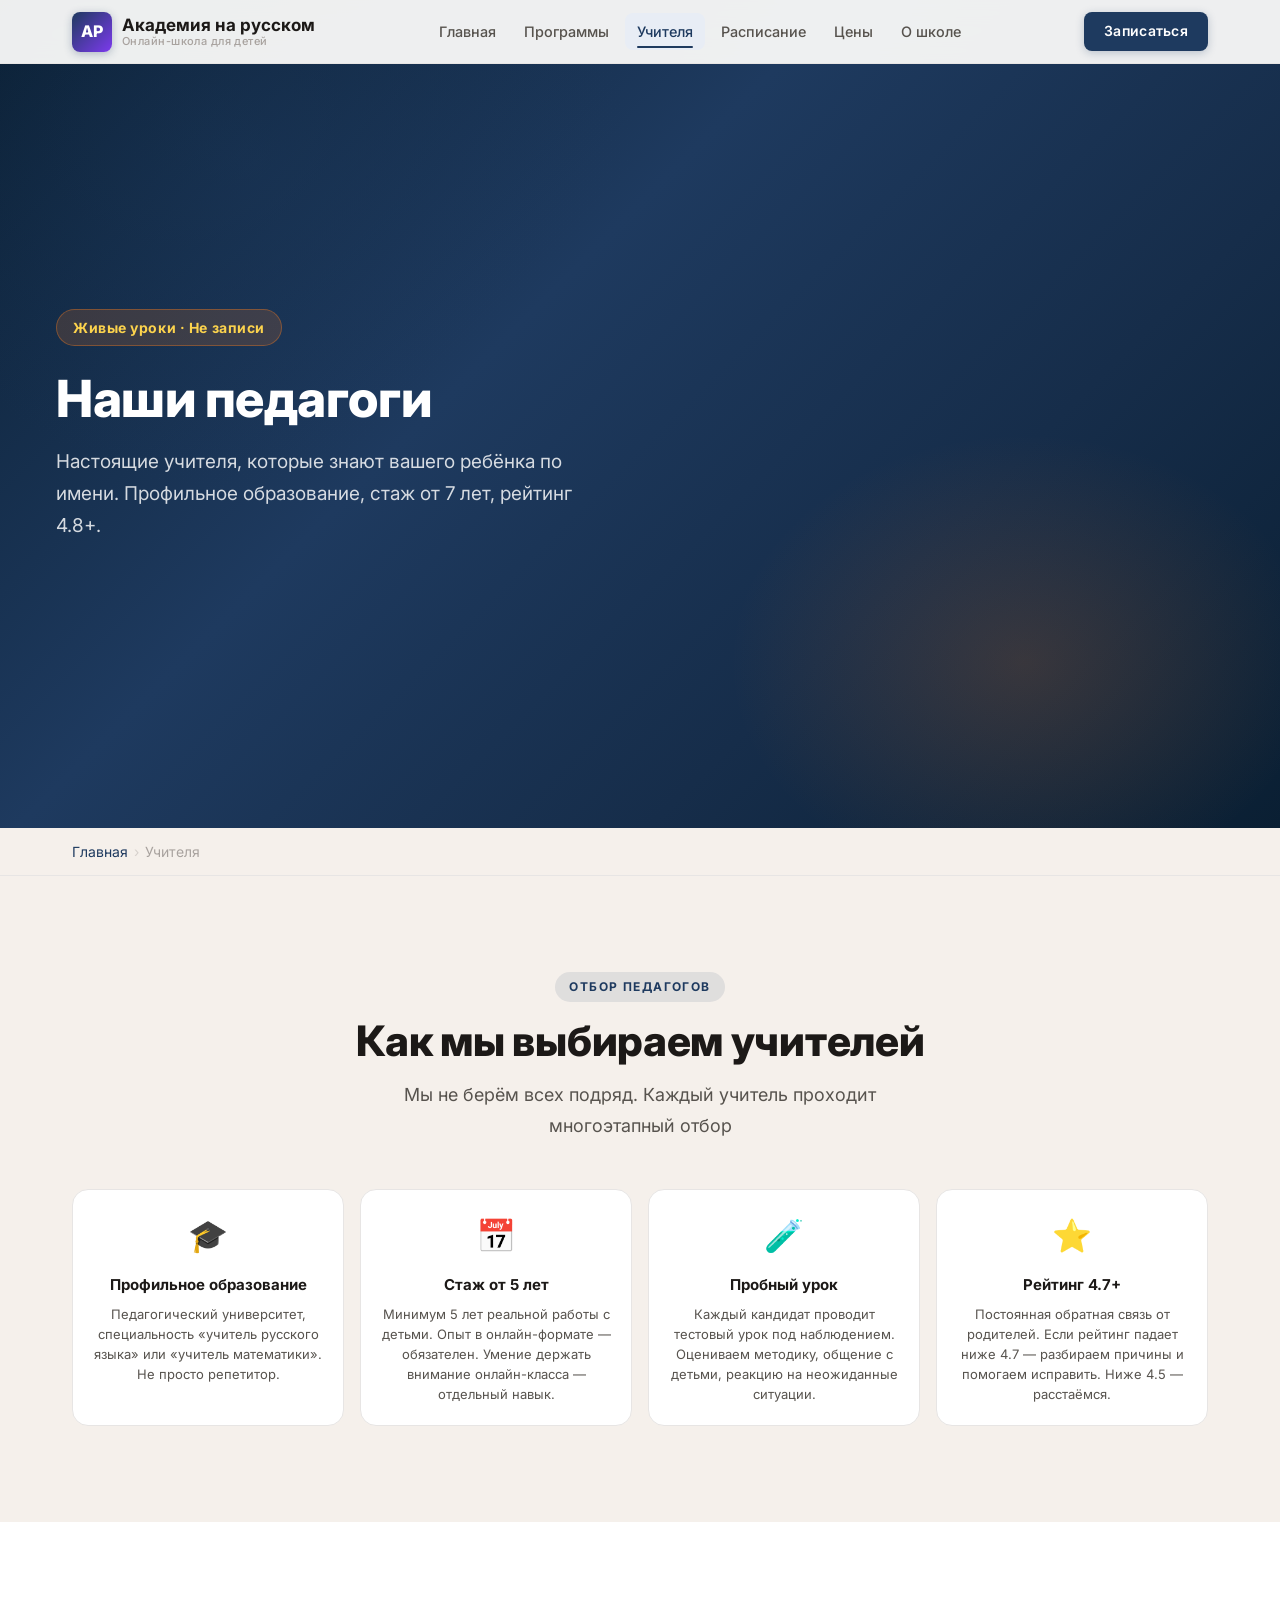
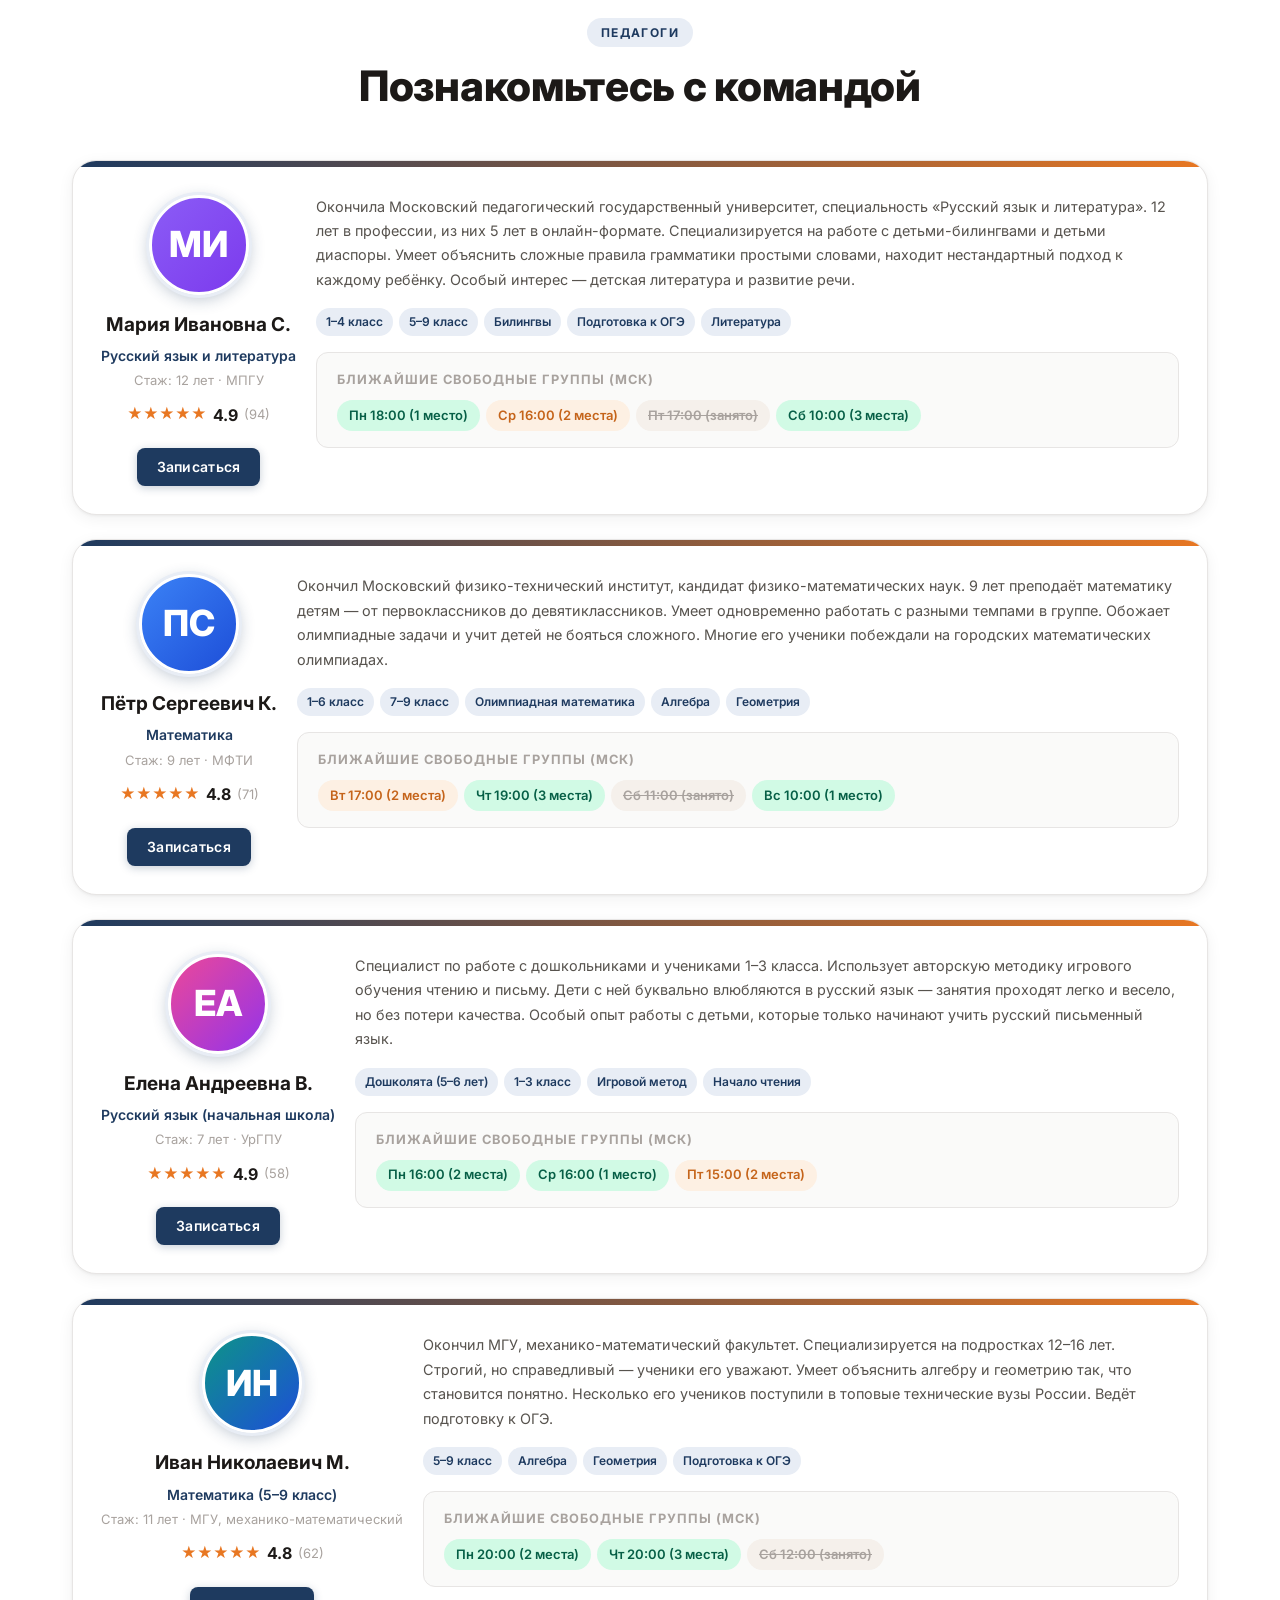
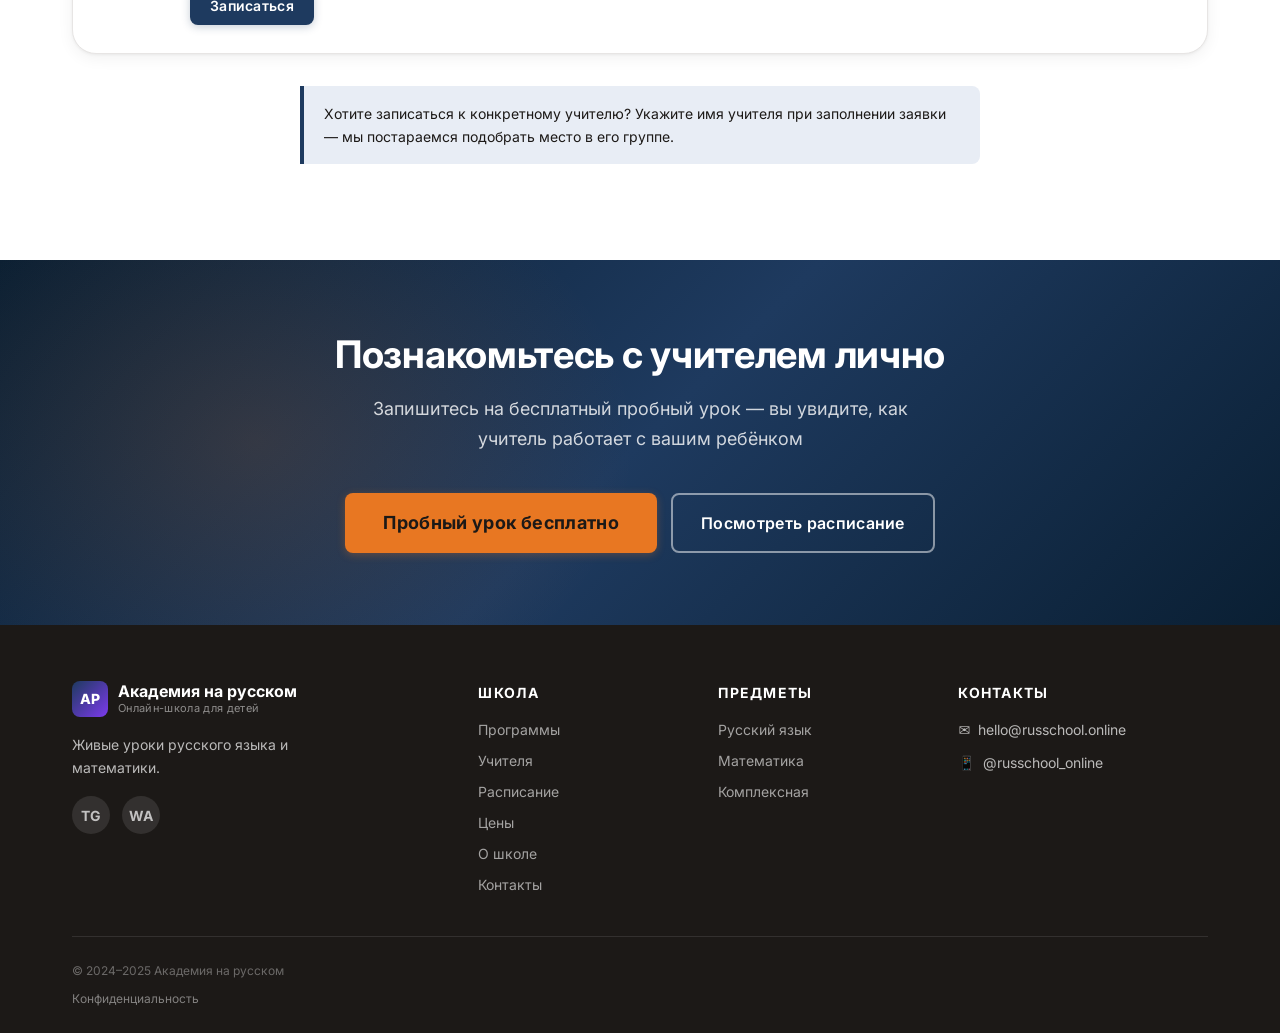
<file: teachers.html>
<!DOCTYPE html>
<html lang="ru">
<head>
  <meta charset="UTF-8">
  <meta name="viewport" content="width=device-width, initial-scale=1.0">
  <title>Учителя — Академия на русском | Живые уроки с опытными педагогами</title>
  <meta name="description" content="Опытные педагоги с профильным образованием. Живые уроки — не записи. Малые группы 3–5 детей. Стаж 7–15 лет. Рейтинг 4.8–4.9.">
  <link rel="canonical" href="https://russchool.online/teachers.html">
  <meta property="og:title" content="Учителя — Академия на русском">
  <meta property="og:description" content="Живые уроки с педагогами с профильным образованием и стажем 7+ лет. Русский язык и математика.">
  <meta property="og:url" content="https://russchool.online/teachers.html">
  <meta property="og:locale" content="ru_RU">
  <link rel="preconnect" href="https://fonts.googleapis.com">
  <link rel="preconnect" href="https://fonts.gstatic.com" crossorigin>
  <link href="https://fonts.googleapis.com/css2?family=Inter:wght@400;500;600;700&display=swap" rel="stylesheet">
  <link rel="stylesheet" href="css/style.css">
  <style>
    .teacher-card-full { background: var(--color-bg-card); border-radius: var(--radius-xl); border: 1px solid var(--color-border); box-shadow: var(--shadow-sm); overflow: hidden; transition: all var(--transition); }
    .teacher-card-full:hover { box-shadow: var(--shadow-md); transform: translateY(-2px); }
    .teacher-card-full__top { height: 6px; background: linear-gradient(90deg, var(--color-primary) 0%, var(--color-accent) 100%); }
    .teacher-card-full__body { padding: 1.75rem; display: grid; grid-template-columns: 1fr; gap: 1.25rem; }
    @media(min-width:640px){ .teacher-card-full__body { grid-template-columns: auto 1fr; } }
    .teacher-card-full__left { text-align: center; }
    .teacher-card-full__avatar { width: 100px; height: 100px; border-radius: 50%; background: linear-gradient(135deg, var(--color-primary) 0%, var(--color-primary-mid) 100%); display: flex; align-items: center; justify-content: center; font-weight: 800; font-size: 2.25rem; color: #fff; margin: 0 auto .875rem; box-shadow: 0 4px 16px rgba(30,58,95,0.3); border: 3px solid var(--color-bg-card); outline: 3px solid var(--color-primary-light); }
    .teacher-card-full__name { font-size: 1.1875rem; font-weight: 700; margin-bottom: .25rem; }
    .teacher-card-full__subject { font-size: .875rem; color: var(--color-primary); font-weight: 600; margin-bottom: .2rem; }
    .teacher-card-full__exp { font-size: .8125rem; color: var(--color-text-muted); }
    .teacher-card-full__rating { display: flex; align-items: center; justify-content: center; gap: .375rem; margin: .625rem 0; }
    .teacher-card-full__stars { color: var(--color-accent); font-size: .9375rem; }
    .teacher-card-full__right {}
    .teacher-card-full__bio { font-size: .9rem; color: var(--color-text-second); line-height: 1.7; margin-bottom: 1rem; }
    .teacher-card-full__tags { display: flex; flex-wrap: wrap; gap: .375rem; margin-bottom: 1rem; }
    .teacher-card-full__slots { background: var(--color-bg); border-radius: var(--radius-md); padding: 1rem 1.25rem; border: 1px solid var(--color-border); }
    .teacher-card-full__slots-title { font-size: .8rem; font-weight: 700; text-transform: uppercase; letter-spacing: .08em; color: var(--color-text-muted); margin-bottom: .625rem; }
    .slot-list { display: flex; flex-wrap: wrap; gap: .375rem; }
    .slot { display: inline-block; padding: .3rem .75rem; border-radius: var(--radius-full); font-size: .8125rem; font-weight: 600; }
    .slot--available { background: var(--color-success-light); color: #065F46; }
    .slot--almost { background: var(--color-accent-light); color: var(--color-accent-dark); }
    .slot--full { background: var(--color-bg-section); color: var(--color-text-muted); text-decoration: line-through; }
    .criteria-grid { display: grid; grid-template-columns: 1fr; gap: 1rem; }
    @media(min-width:640px){ .criteria-grid { grid-template-columns: repeat(2, 1fr); } }
    @media(min-width:1024px){ .criteria-grid { grid-template-columns: repeat(4, 1fr); } }
    .criteria-card { background: var(--color-bg-card); border-radius: var(--radius-lg); padding: 1.25rem; text-align: center; border: 1px solid var(--color-border); }
    .criteria-card__icon { font-size: 2rem; margin-bottom: .625rem; }
    .criteria-card__title { font-size: .9375rem; font-weight: 700; margin-bottom: .375rem; }
    .criteria-card__text { font-size: .8125rem; color: var(--color-text-second); line-height: 1.55; }
  </style>
</head>
<body>

<a href="#main" class="skip-link">Перейти к содержимому</a>

<header class="header" role="banner">
  <div class="header__inner">
    <a href="index.html" class="header__logo"><div class="logo__icon" aria-hidden="true">АР</div><div class="logo__text">Академия на русском<span>Онлайн-школа для детей</span></div></a>
    <nav class="nav"><ul class="nav__list">
      <li><a href="index.html" class="nav__link">Главная</a></li>
      <li><a href="courses.html" class="nav__link">Программы</a></li>
      <li><a href="teachers.html" class="nav__link nav__link--active">Учителя</a></li>
      <li><a href="schedule.html" class="nav__link">Расписание</a></li>
      <li><a href="prices.html" class="nav__link">Цены</a></li>
      <li><a href="about.html" class="nav__link">О школе</a></li>
    </ul></nav>
    <div class="header__actions">
      <a href="contacts.html" class="btn btn--primary btn--sm">Записаться</a>
      <button class="hamburger" aria-label="Открыть меню" aria-expanded="false"><span class="hamburger__line"></span><span class="hamburger__line"></span><span class="hamburger__line"></span></button>
    </div>
  </div>
</header>

<nav class="nav-drawer"><ul class="nav-drawer__list">
  <li><a href="index.html" class="nav-drawer__link">Главная</a></li>
  <li><a href="courses.html" class="nav-drawer__link">Программы</a></li>
  <li><a href="teachers.html" class="nav-drawer__link nav-drawer__link--active">Учителя</a></li>
  <li><a href="schedule.html" class="nav-drawer__link">Расписание</a></li>
  <li><a href="prices.html" class="nav-drawer__link">Цены</a></li>
  <li><a href="about.html" class="nav-drawer__link">О школе</a></li>
  <li><a href="contacts.html" class="nav-drawer__link">Контакты</a></li>
</ul><div class="nav-drawer__cta"><a href="contacts.html" class="btn btn--accent btn--wide">Записаться на пробный урок</a></div></nav>

<main id="main">

<section class="hero hero--short" aria-label="Учителя школы">
  <div class="hero__bg-glow" aria-hidden="true"></div>
  <div class="hero__content">
    <div class="hero__main-col">
      <div class="hero__badge">Живые уроки · Не записи</div>
      <h1 class="hero__title">Наши педагоги</h1>
      <p class="hero__text">Настоящие учителя, которые знают вашего ребёнка по имени. Профильное образование, стаж от 7 лет, рейтинг 4.8+.</p>
    </div>
  </div>
</section>

<div class="breadcrumb"><div class="container"><a href="index.html">Главная</a><span class="breadcrumb__sep">›</span><span>Учителя</span></div></div>

<!-- ========== КАК МЫ ОТБИРАЕМ ========== -->
<section class="section section--warm" id="criteria">
  <div class="container">
    <div class="section__header fade-in-up">
      <div class="section__label">Отбор педагогов</div>
      <h2 class="section__title">Как мы выбираем учителей</h2>
      <p class="section__subtitle">Мы не берём всех подряд. Каждый учитель проходит многоэтапный отбор</p>
    </div>
    <div class="criteria-grid">
      <div class="criteria-card fade-in-up">
        <div class="criteria-card__icon">🎓</div>
        <div class="criteria-card__title">Профильное образование</div>
        <p class="criteria-card__text">Педагогический университет, специальность «учитель русского языка» или «учитель математики». Не просто репетитор.</p>
      </div>
      <div class="criteria-card fade-in-up">
        <div class="criteria-card__icon">📅</div>
        <div class="criteria-card__title">Стаж от 5 лет</div>
        <p class="criteria-card__text">Минимум 5 лет реальной работы с детьми. Опыт в онлайн-формате — обязателен. Умение держать внимание онлайн-класса — отдельный навык.</p>
      </div>
      <div class="criteria-card fade-in-up">
        <div class="criteria-card__icon">🧪</div>
        <div class="criteria-card__title">Пробный урок</div>
        <p class="criteria-card__text">Каждый кандидат проводит тестовый урок под наблюдением. Оцениваем методику, общение с детьми, реакцию на неожиданные ситуации.</p>
      </div>
      <div class="criteria-card fade-in-up">
        <div class="criteria-card__icon">⭐</div>
        <div class="criteria-card__title">Рейтинг 4.7+</div>
        <p class="criteria-card__text">Постоянная обратная связь от родителей. Если рейтинг падает ниже 4.7 — разбираем причины и помогаем исправить. Ниже 4.5 — расстаёмся.</p>
      </div>
    </div>
  </div>
</section>

<!-- ========== УЧИТЕЛЯ ========== -->
<section class="section section--white" id="teachers">
  <div class="container">
    <div class="section__header fade-in-up">
      <div class="section__label">Педагоги</div>
      <h2 class="section__title">Познакомьтесь с командой</h2>
    </div>

    <div style="display:grid;grid-template-columns:1fr;gap:1.5rem">

      <!-- Учитель 1 -->
      <article class="teacher-card-full fade-in-up" itemscope itemtype="https://schema.org/Person">
        <div class="teacher-card-full__top"></div>
        <div class="teacher-card-full__body">
          <div class="teacher-card-full__left">
            <div class="teacher-card-full__avatar" aria-label="Мария Ивановна" style="background:linear-gradient(135deg, var(--color-subject-ru) 0%, #7C3AED 100%)">МИ</div>
            <div class="teacher-card-full__name" itemprop="name">Мария Ивановна С.</div>
            <div class="teacher-card-full__subject" itemprop="jobTitle">Русский язык и литература</div>
            <div class="teacher-card-full__exp">Стаж: 12 лет · МПГУ</div>
            <div class="teacher-card-full__rating">
              <span class="teacher-card-full__stars" aria-label="Рейтинг 4.9">★★★★★</span>
              <strong>4.9</strong>
              <span style="font-size:.8125rem;color:var(--color-text-muted)">(94)</span>
            </div>
            <a href="contacts.html" class="btn btn--primary btn--sm" style="margin-top:.625rem">Записаться</a>
          </div>
          <div class="teacher-card-full__right">
            <p class="teacher-card-full__bio" itemprop="description">
              Окончила Московский педагогический государственный университет, специальность «Русский язык и литература». 12 лет в профессии, из них 5 лет в онлайн-формате. Специализируется на работе с детьми-билингвами и детьми диаспоры. Умеет объяснить сложные правила грамматики простыми словами, находит нестандартный подход к каждому ребёнку. Особый интерес — детская литература и развитие речи.
            </p>
            <div class="teacher-card-full__tags">
              <span class="tag">1–4 класс</span>
              <span class="tag">5–9 класс</span>
              <span class="tag">Билингвы</span>
              <span class="tag">Подготовка к ОГЭ</span>
              <span class="tag">Литература</span>
            </div>
            <div class="teacher-card-full__slots">
              <div class="teacher-card-full__slots-title">Ближайшие свободные группы (МСК)</div>
              <div class="slot-list">
                <span class="slot slot--available">Пн 18:00 (1 место)</span>
                <span class="slot slot--almost">Ср 16:00 (2 места)</span>
                <span class="slot slot--full">Пт 17:00 (занято)</span>
                <span class="slot slot--available">Сб 10:00 (3 места)</span>
              </div>
            </div>
          </div>
        </div>
      </article>

      <!-- Учитель 2 -->
      <article class="teacher-card-full fade-in-up" itemscope itemtype="https://schema.org/Person">
        <div class="teacher-card-full__top"></div>
        <div class="teacher-card-full__body">
          <div class="teacher-card-full__left">
            <div class="teacher-card-full__avatar" aria-label="Пётр Сергеевич" style="background:linear-gradient(135deg, #3B82F6 0%, #1D4ED8 100%)">ПС</div>
            <div class="teacher-card-full__name" itemprop="name">Пётр Сергеевич К.</div>
            <div class="teacher-card-full__subject" itemprop="jobTitle">Математика</div>
            <div class="teacher-card-full__exp">Стаж: 9 лет · МФТИ</div>
            <div class="teacher-card-full__rating">
              <span class="teacher-card-full__stars" aria-label="Рейтинг 4.8">★★★★★</span>
              <strong>4.8</strong>
              <span style="font-size:.8125rem;color:var(--color-text-muted)">(71)</span>
            </div>
            <a href="contacts.html" class="btn btn--primary btn--sm" style="margin-top:.625rem">Записаться</a>
          </div>
          <div class="teacher-card-full__right">
            <p class="teacher-card-full__bio" itemprop="description">
              Окончил Московский физико-технический институт, кандидат физико-математических наук. 9 лет преподаёт математику детям — от первоклассников до девятиклассников. Умеет одновременно работать с разными темпами в группе. Обожает олимпиадные задачи и учит детей не бояться сложного. Многие его ученики побеждали на городских математических олимпиадах.
            </p>
            <div class="teacher-card-full__tags">
              <span class="tag">1–6 класс</span>
              <span class="tag">7–9 класс</span>
              <span class="tag">Олимпиадная математика</span>
              <span class="tag">Алгебра</span>
              <span class="tag">Геометрия</span>
            </div>
            <div class="teacher-card-full__slots">
              <div class="teacher-card-full__slots-title">Ближайшие свободные группы (МСК)</div>
              <div class="slot-list">
                <span class="slot slot--almost">Вт 17:00 (2 места)</span>
                <span class="slot slot--available">Чт 19:00 (3 места)</span>
                <span class="slot slot--full">Сб 11:00 (занято)</span>
                <span class="slot slot--available">Вс 10:00 (1 место)</span>
              </div>
            </div>
          </div>
        </div>
      </article>

      <!-- Учитель 3 -->
      <article class="teacher-card-full fade-in-up" itemscope itemtype="https://schema.org/Person">
        <div class="teacher-card-full__top"></div>
        <div class="teacher-card-full__body">
          <div class="teacher-card-full__left">
            <div class="teacher-card-full__avatar" aria-label="Елена Андреевна" style="background:linear-gradient(135deg, #EC4899 0%, #9333EA 100%)">ЕА</div>
            <div class="teacher-card-full__name" itemprop="name">Елена Андреевна В.</div>
            <div class="teacher-card-full__subject" itemprop="jobTitle">Русский язык (начальная школа)</div>
            <div class="teacher-card-full__exp">Стаж: 7 лет · УрГПУ</div>
            <div class="teacher-card-full__rating">
              <span class="teacher-card-full__stars" aria-label="Рейтинг 4.9">★★★★★</span>
              <strong>4.9</strong>
              <span style="font-size:.8125rem;color:var(--color-text-muted)">(58)</span>
            </div>
            <a href="contacts.html" class="btn btn--primary btn--sm" style="margin-top:.625rem">Записаться</a>
          </div>
          <div class="teacher-card-full__right">
            <p class="teacher-card-full__bio" itemprop="description">
              Специалист по работе с дошкольниками и учениками 1–3 класса. Использует авторскую методику игрового обучения чтению и письму. Дети с ней буквально влюбляются в русский язык — занятия проходят легко и весело, но без потери качества. Особый опыт работы с детьми, которые только начинают учить русский письменный язык.
            </p>
            <div class="teacher-card-full__tags">
              <span class="tag">Дошколята (5–6 лет)</span>
              <span class="tag">1–3 класс</span>
              <span class="tag">Игровой метод</span>
              <span class="tag">Начало чтения</span>
            </div>
            <div class="teacher-card-full__slots">
              <div class="teacher-card-full__slots-title">Ближайшие свободные группы (МСК)</div>
              <div class="slot-list">
                <span class="slot slot--available">Пн 16:00 (2 места)</span>
                <span class="slot slot--available">Ср 16:00 (1 место)</span>
                <span class="slot slot--almost">Пт 15:00 (2 места)</span>
              </div>
            </div>
          </div>
        </div>
      </article>

      <!-- Учитель 4 -->
      <article class="teacher-card-full fade-in-up" itemscope itemtype="https://schema.org/Person">
        <div class="teacher-card-full__top"></div>
        <div class="teacher-card-full__body">
          <div class="teacher-card-full__left">
            <div class="teacher-card-full__avatar" aria-label="Иван Николаевич" style="background:linear-gradient(135deg, #0D9488 0%, #1D4ED8 100%)">ИН</div>
            <div class="teacher-card-full__name" itemprop="name">Иван Николаевич М.</div>
            <div class="teacher-card-full__subject" itemprop="jobTitle">Математика (5–9 класс)</div>
            <div class="teacher-card-full__exp">Стаж: 11 лет · МГУ, механико-математический</div>
            <div class="teacher-card-full__rating">
              <span class="teacher-card-full__stars" aria-label="Рейтинг 4.8">★★★★★</span>
              <strong>4.8</strong>
              <span style="font-size:.8125rem;color:var(--color-text-muted)">(62)</span>
            </div>
            <a href="contacts.html" class="btn btn--primary btn--sm" style="margin-top:.625rem">Записаться</a>
          </div>
          <div class="teacher-card-full__right">
            <p class="teacher-card-full__bio" itemprop="description">
              Окончил МГУ, механико-математический факультет. Специализируется на подростках 12–16 лет. Строгий, но справедливый — ученики его уважают. Умеет объяснить алгебру и геометрию так, что становится понятно. Несколько его учеников поступили в топовые технические вузы России. Ведёт подготовку к ОГЭ.
            </p>
            <div class="teacher-card-full__tags">
              <span class="tag">5–9 класс</span>
              <span class="tag">Алгебра</span>
              <span class="tag">Геометрия</span>
              <span class="tag">Подготовка к ОГЭ</span>
            </div>
            <div class="teacher-card-full__slots">
              <div class="teacher-card-full__slots-title">Ближайшие свободные группы (МСК)</div>
              <div class="slot-list">
                <span class="slot slot--available">Пн 20:00 (2 места)</span>
                <span class="slot slot--available">Чт 20:00 (3 места)</span>
                <span class="slot slot--full">Сб 12:00 (занято)</span>
              </div>
            </div>
          </div>
        </div>
      </article>

    </div>

    <div class="notice mt-4 fade-in-up" style="max-width:680px;margin-left:auto;margin-right:auto;margin-top:2rem">
      Хотите записаться к конкретному учителю? Укажите имя учителя при заполнении заявки — мы постараемся подобрать место в его группе.
    </div>
  </div>
</section>

<!-- ========== CTA ========== -->
<section class="cta-section">
  <div class="container">
    <h2 class="fade-in-up">Познакомьтесь с учителем лично</h2>
    <p class="fade-in-up">Запишитесь на бесплатный пробный урок — вы увидите, как учитель работает с вашим ребёнком</p>
    <div class="btn-group fade-in-up" style="justify-content:center">
      <a href="contacts.html" class="btn btn--accent btn--lg">Пробный урок бесплатно</a>
      <a href="schedule.html" class="btn btn--outline-white">Посмотреть расписание</a>
    </div>
  </div>
</section>

</main>

<footer class="footer"><div class="container">
  <div class="footer__grid">
    <div class="footer__brand"><a href="index.html" class="footer__logo-link"><div class="footer__logo-icon" aria-hidden="true">АР</div><div class="footer__logo-text">Академия на русском<span>Онлайн-школа для детей</span></div></a><p class="footer__tagline">Живые уроки русского языка и математики.</p><div class="footer__social"><a href="https://t.me/russchool_online" class="social-btn" aria-label="Telegram">TG</a><a href="https://wa.me/79000000000" class="social-btn" aria-label="WhatsApp">WA</a></div></div>
    <div><div class="footer__col-title">Школа</div><nav class="footer__links"><a href="courses.html">Программы</a><a href="teachers.html">Учителя</a><a href="schedule.html">Расписание</a><a href="prices.html">Цены</a><a href="about.html">О школе</a><a href="contacts.html">Контакты</a></nav></div>
    <div><div class="footer__col-title">Предметы</div><div class="footer__links"><a href="courses.html#russian">Русский язык</a><a href="courses.html#math">Математика</a><a href="courses.html#combo">Комплексная</a></div></div>
    <div><div class="footer__col-title">Контакты</div><div class="footer__contact-item"><span>✉</span><a href="mailto:hello@russchool.online">hello@russchool.online</a></div><div class="footer__contact-item"><span>📱</span><a href="https://t.me/russchool_online">@russchool_online</a></div></div>
  </div>
  <div class="footer__bottom"><div>© 2024–2025 Академия на русском</div><div><a href="#">Конфиденциальность</a></div></div>
</div></footer>

<div class="mobile-cta-bar" id="mobileCta">
  <a href="contacts.html" class="btn btn--accent">Записаться бесплатно</a>
  <a href="https://t.me/russchool_online" class="btn btn--tg" target="_blank" rel="noopener">TG</a>
</div>

<script src="js/main.js"></script>
</body>
</html>
</file>
<file: css/style.css>
/* ============================================================
   АКАДЕМИЯ НА РУССКОМ — style.css
   UI-концепция v2.0: Тёплый + Доверительный + Современный
   Шрифты: Inter (основной и заголовки)
   Палитра: #1e3a5f (тёмно-синий) + #E87722 (оранжевый) + Stone фоны
   Mobile-first, SEO-ready, WCAG 2.1 AA
   ============================================================ */

/* ============================================================
   GOOGLE FONTS — шрифт Inter подключается в каждой HTML-странице
   ============================================================ */

/* ============================================================
   CSS ПЕРЕМЕННЫЕ
   ============================================================ */
:root {
  /* --- Основные цвета --- */
  --color-primary:        #1e3a5f;
  --color-primary-dark:   #162d4a;
  --color-primary-light:  #e8edf5;
  --color-primary-mid:    #2a5080;

  /* --- Акцентный (янтарный) --- */
  --color-accent:         #E87722;
  --color-accent-dark:    #c5641a;
  --color-accent-light:   #fdf0e3;

  /* --- Статусы --- */
  --color-success:        #10B981;
  --color-success-light:  #D1FAE5;
  --color-warning:        #F97316;
  --color-warning-light:  #FFEDD5;
  --color-error:          #EF4444;
  --color-error-light:    #FEE2E2;

  /* --- Фоны --- */
  --color-bg:             #FAFAF9;
  --color-bg-card:        #FFFFFF;
  --color-bg-section:     #F5F0EB;
  --color-bg-dark:        #1C1917;

  /* --- Текст --- */
  --color-text:           #1C1917;
  --color-text-second:    #57534E;
  --color-text-muted:     #A8A29E;
  --color-text-inverse:   #FFFFFF;

  /* --- Границы --- */
  --color-border:         #E7E5E4;
  --color-border-focus:   #1e3a5f;

  /* --- Предметные цвета --- */
  --color-subject-ru:     #8B5CF6;
  --color-subject-ru-bg:  #F5F3FF;
  --color-subject-math:   #3B82F6;
  --color-subject-math-bg:#EFF6FF;

  /* --- Шрифты --- */
  --font-main:    'Inter', -apple-system, system-ui, BlinkMacSystemFont, sans-serif;
  --font-display: 'Inter', -apple-system, sans-serif;
  --font-heading: 'Inter', -apple-system, sans-serif;

  /* --- Размеры шрифтов --- */
  --text-xs:   12px;
  --text-sm:   14px;
  --text-base: 16px;
  --text-lg:   18px;
  --text-xl:   20px;

  /* --- Тени --- */
  --shadow-xs:  0 1px 3px rgba(0,0,0,0.04);
  --shadow-sm:  0 1px 3px rgba(0,0,0,0.05), 0 4px 16px rgba(0,0,0,0.06);
  --shadow-md:  0 4px 12px rgba(0,0,0,0.08), 0 16px 32px rgba(0,0,0,0.10);
  --shadow-lg:  0 8px 24px rgba(0,0,0,0.10), 0 24px 48px rgba(0,0,0,0.12);
  --shadow-primary: 0 4px 16px rgba(30,58,95,0.25);

  /* --- Радиусы --- */
  --radius-sm:    8px;
  --radius-md:    12px;
  --radius-lg:    16px;
  --radius-xl:    24px;
  --radius-full:  9999px;

  /* --- Переходы --- */
  --transition-fast: 0.15s ease;
  --transition:      0.2s ease;
  --transition-slow: 0.35s ease;

  /* --- Размеры --- */
  --container-max:  1200px;
  --header-height:  64px;
}

/* ============================================================
   СБРОС И БАЗОВЫЕ СТИЛИ
   ============================================================ */
*, *::before, *::after {
  box-sizing: border-box;
  margin: 0;
  padding: 0;
}

html {
  scroll-behavior: smooth;
  -webkit-text-size-adjust: 100%;
  font-size: 16px;
}

body {
  font-family: var(--font-main);
  font-size: var(--text-base);
  line-height: 1.65;
  color: var(--color-text);
  background: var(--color-bg);
  overflow-x: hidden;
  -webkit-font-smoothing: antialiased;
  -moz-osx-font-smoothing: grayscale;
}

img {
  max-width: 100%;
  height: auto;
  display: block;
}

a {
  color: var(--color-primary);
  text-decoration: none;
  transition: color var(--transition);
}

a:hover { color: var(--color-primary-dark); }

h1, h2, h3, h4, h5, h6 {
  font-family: var(--font-display);
  font-weight: 700;
  line-height: 1.2;
  color: var(--color-text);
  letter-spacing: -0.3px;
}

ul { list-style: none; }
button { font-family: var(--font-main); cursor: pointer; border: 0; background: none; }

/* ============================================================
   LAYOUT
   ============================================================ */
.container {
  width: 100%;
  max-width: var(--container-max);
  margin: 0 auto;
  padding: 0 1rem;
}

.section {
  padding: 4rem 0;
}

.section--warm { background: var(--color-bg-section); }
.section--light { background: var(--color-primary-light); }
.section--white { background: var(--color-bg-card); }
.section--dark {
  background: var(--color-bg-dark);
  color: var(--color-text-inverse);
}
.section--dark h1,
.section--dark h2,
.section--dark h3,
.section--dark h4 { color: var(--color-text-inverse); }

.section__header {
  text-align: center;
  margin-bottom: 2.5rem;
}

.section__label {
  display: inline-block;
  font-family: var(--font-main);
  font-size: var(--text-xs);
  font-weight: 700;
  letter-spacing: 0.12em;
  text-transform: uppercase;
  color: var(--color-primary);
  background: var(--color-primary-light);
  padding: 0.3rem 0.875rem;
  border-radius: var(--radius-full);
  margin-bottom: 0.875rem;
}

.section--dark .section__label {
  color: var(--color-accent);
  background: rgba(232,119,34,0.15);
}

.section--warm .section__label {
  background: rgba(30,58,95,0.1);
}

.section__title {
  font-size: clamp(22px, 4vw, 36px);
  margin-bottom: 0.875rem;
  font-weight: 800;
}

.section__subtitle {
  font-size: var(--text-lg);
  color: var(--color-text-second);
  max-width: 580px;
  margin: 0 auto;
  line-height: 1.7;
  font-weight: 400;
}

.section--dark .section__subtitle {
  color: rgba(255,255,255,0.7);
}

/* ============================================================
   ACCESSIBILITY
   ============================================================ */
.skip-link {
  position: absolute;
  top: -100%;
  left: 0;
  background: var(--color-primary);
  color: #fff;
  padding: 0.5rem 1rem;
  z-index: 9999;
  border-radius: 0 0 var(--radius-sm) 0;
}
.skip-link:focus { top: 0; }

*:focus-visible {
  outline: 2px solid var(--color-primary);
  outline-offset: 2px;
  border-radius: 4px;
}

/* ============================================================
   КНОПКИ
   ============================================================ */
.btn {
  display: inline-flex;
  align-items: center;
  justify-content: center;
  gap: 0.5rem;
  padding: 0.75rem 1.75rem;
  border-radius: var(--radius-sm);
  font-family: var(--font-main);
  font-size: var(--text-base);
  font-weight: 600;
  letter-spacing: 0.02em;
  line-height: 1.3;
  border: 2px solid transparent;
  text-decoration: none;
  cursor: pointer;
  transition: background var(--transition), transform var(--transition-fast), box-shadow var(--transition), color var(--transition), border-color var(--transition);
  white-space: nowrap;
}

.btn:active { transform: translateY(0) scale(0.98); }

/* Primary */
.btn--primary {
  background: var(--color-primary);
  color: #fff;
  box-shadow: 0 2px 8px rgba(30,58,95,0.25);
}
.btn--primary:hover {
  background: var(--color-primary-dark);
  color: #fff;
  box-shadow: var(--shadow-primary);
  transform: translateY(-1px);
}

/* Accent (главный CTA) */
.btn--accent {
  background: var(--color-accent);
  color: var(--color-text);
  box-shadow: 0 2px 8px rgba(232,119,34,0.3);
  font-weight: 700;
}
.btn--accent:hover {
  background: var(--color-accent-dark);
  color: var(--color-text);
  box-shadow: 0 4px 16px rgba(232,119,34,0.4);
  transform: translateY(-1px);
}

/* Outline */
.btn--outline {
  background: transparent;
  border-color: var(--color-primary);
  color: var(--color-primary);
}
.btn--outline:hover {
  background: var(--color-primary);
  color: #fff;
  transform: translateY(-1px);
}

/* Outline white (на тёмном фоне) */
.btn--outline-white {
  background: transparent;
  border-color: rgba(255,255,255,0.5);
  color: #fff;
}
.btn--outline-white:hover {
  background: rgba(255,255,255,0.15);
  border-color: rgba(255,255,255,0.8);
}

/* White (на тёмном фоне) */
.btn--white {
  background: #fff;
  color: var(--color-primary);
}
.btn--white:hover {
  background: var(--color-primary-light);
  transform: translateY(-1px);
}

/* Ghost */
.btn--ghost {
  background: transparent;
  color: var(--color-text-second);
  border-color: var(--color-border);
}
.btn--ghost:hover {
  background: var(--color-bg-section);
  color: var(--color-text);
  border-color: var(--color-text-muted);
}

/* Messenger */
.btn--tg { background: #229ED9; color: #fff; }
.btn--tg:hover { background: #1a8bbf; color: #fff; transform: translateY(-1px); }
.btn--wa { background: #25D366; color: #fff; }
.btn--wa:hover { background: #1da851; color: #fff; transform: translateY(-1px); }

/* Размеры */
.btn--lg { padding: 1rem 2.25rem; font-size: var(--text-lg); }
.btn--sm { padding: 0.5rem 1.125rem; font-size: var(--text-sm); }
.btn--xs { padding: 0.375rem 0.875rem; font-size: var(--text-xs); }
.btn--wide { width: 100%; }

/* ============================================================
   ШАПКА (HEADER)
   ============================================================ */
.header {
  position: fixed;
  top: 0;
  left: 0;
  right: 0;
  z-index: 1000;
  background: rgba(250,250,249,0.95);
  backdrop-filter: blur(12px);
  -webkit-backdrop-filter: blur(12px);
  border-bottom: 1px solid var(--color-border);
  height: var(--header-height);
  transition: box-shadow var(--transition);
}

.header.scrolled {
  box-shadow: 0 2px 16px rgba(0,0,0,0.08);
}

.header__inner {
  display: flex;
  align-items: center;
  justify-content: space-between;
  height: 100%;
  max-width: var(--container-max);
  margin: 0 auto;
  padding: 0 1rem;
}

/* Логотип */
.header__logo {
  display: flex;
  align-items: center;
  gap: 0.625rem;
  text-decoration: none;
  flex-shrink: 0;
}

.logo__icon {
  width: 40px;
  height: 40px;
  background: linear-gradient(135deg, var(--color-primary) 0%, #7C3AED 100%);
  border-radius: var(--radius-sm);
  display: flex;
  align-items: center;
  justify-content: center;
  color: #fff;
  font-family: var(--font-display);
  font-weight: 800;
  font-size: 1rem;
  flex-shrink: 0;
  box-shadow: 0 2px 8px rgba(30,58,95,0.3);
}

.logo__text {
  font-family: var(--font-display);
  font-size: 1.0625rem;
  font-weight: 700;
  color: var(--color-text);
  line-height: 1.2;
}

.logo__text span {
  display: block;
  font-family: var(--font-main);
  font-size: 0.6875rem;
  font-weight: 500;
  color: var(--color-text-muted);
  letter-spacing: 0.04em;
}

/* Навигация (только десктоп) */
.nav { display: none; }

.nav__list {
  display: flex;
  align-items: center;
  gap: 0.25rem;
}

.nav__link {
  display: block;
  padding: 0.4rem 0.75rem;
  color: var(--color-text-second);
  font-weight: 500;
  font-size: 0.9rem;
  border-radius: var(--radius-sm);
  transition: color var(--transition), background var(--transition);
  position: relative;
}

.nav__link::after {
  content: '';
  position: absolute;
  bottom: 2px;
  left: 0.75rem;
  right: 0.75rem;
  height: 2px;
  background: var(--color-primary);
  border-radius: 1px;
  transform: scaleX(0);
  transition: transform var(--transition);
  transform-origin: center;
}

.nav__link:hover,
.nav__link--active {
  color: var(--color-primary);
  background: var(--color-primary-light);
}

.nav__link:hover::after,
.nav__link--active::after {
  transform: scaleX(1);
}

/* Действия в шапке */
.header__actions {
  display: flex;
  align-items: center;
  gap: 0.5rem;
}

/* Гамбургер */
.hamburger {
  display: flex;
  flex-direction: column;
  gap: 5px;
  padding: 6px;
  z-index: 10;
  width: 40px;
  height: 40px;
  align-items: center;
  justify-content: center;
  border-radius: var(--radius-sm);
  transition: background var(--transition);
}

.hamburger:hover { background: var(--color-bg-section); }

.hamburger__line {
  width: 22px;
  height: 2px;
  background: var(--color-text);
  border-radius: 2px;
  transition: all var(--transition);
  display: block;
}

.hamburger.active .hamburger__line:nth-child(1) { transform: translateY(7px) rotate(45deg); }
.hamburger.active .hamburger__line:nth-child(2) { opacity: 0; transform: scaleX(0); }
.hamburger.active .hamburger__line:nth-child(3) { transform: translateY(-7px) rotate(-45deg); }

/* ============================================================
   МОБИЛЬНАЯ НАВИГАЦИЯ (DRAWER)
   ============================================================ */
.nav-drawer {
  position: fixed;
  top: var(--header-height);
  left: 0;
  right: 0;
  bottom: 0;
  background: var(--color-bg);
  z-index: 999;
  transform: translateX(100%);
  transition: transform 0.3s cubic-bezier(0.4, 0, 0.2, 1);
  overflow-y: auto;
  padding: 1.25rem 1rem;
  display: flex;
  flex-direction: column;
}

.nav-drawer.open { transform: translateX(0); }

.nav-drawer__list {
  display: flex;
  flex-direction: column;
  gap: 0.25rem;
}

.nav-drawer__link {
  display: flex;
  align-items: center;
  padding: 0.875rem 1rem;
  font-size: 1rem;
  font-weight: 600;
  color: var(--color-text);
  border-radius: var(--radius-md);
  transition: all var(--transition);
  border-bottom: 1px solid var(--color-border);
}

.nav-drawer__link:hover,
.nav-drawer__link--active {
  color: var(--color-primary);
  background: var(--color-primary-light);
  border-bottom-color: transparent;
}

.nav-drawer__cta {
  margin-top: auto;
  padding-top: 1.5rem;
}

/* ============================================================
   HERO SECTION
   ============================================================ */
.hero {
  position: relative;
  min-height: 90vh;
  display: flex;
  align-items: center;
  padding-top: var(--header-height);
  overflow: hidden;
  background: linear-gradient(135deg, #0a1f33 0%, #1e3a5f 40%, #162d4a 70%, #0a1f33 100%);
}

.hero__bg-glow {
  position: absolute;
  inset: 0;
  z-index: 0;
  pointer-events: none;
}

.hero__bg-glow::before {
  content: '';
  position: absolute;
  top: -20%;
  left: -10%;
  width: 60%;
  height: 80%;
  background: radial-gradient(ellipse, rgba(30,58,95,0.35) 0%, transparent 70%);
}

.hero__bg-glow::after {
  content: '';
  position: absolute;
  bottom: -10%;
  right: -5%;
  width: 50%;
  height: 60%;
  background: radial-gradient(ellipse, rgba(232,119,34,0.18) 0%, transparent 65%);
}

.hero__content {
  position: relative;
  z-index: 2;
  padding: 3rem 1rem 4rem;
  max-width: var(--container-max);
  margin: 0 auto;
  width: 100%;
}

.hero__badge {
  display: inline-flex;
  align-items: center;
  gap: 0.5rem;
  background: rgba(232,119,34,0.18);
  border: 1px solid rgba(232,119,34,0.4);
  color: #FCD34D;
  padding: 0.35rem 1rem;
  border-radius: var(--radius-full);
  font-size: var(--text-sm);
  font-weight: 700;
  margin-bottom: 1.5rem;
  letter-spacing: 0.04em;
}

.hero__title {
  font-family: var(--font-display);
  font-size: clamp(28px, 6vw, 56px);
  color: #fff;
  font-weight: 800;
  line-height: 1.1;
  margin-bottom: 1.25rem;
  max-width: 700px;
  letter-spacing: -0.5px;
}

.hero__title em {
  font-style: normal;
  color: var(--color-accent);
}

.hero__text {
  font-size: clamp(16px, 2vw, 19px);
  color: rgba(255,255,255,0.82);
  margin-bottom: 2rem;
  max-width: 540px;
  line-height: 1.7;
}

.hero__bullets {
  display: flex;
  flex-direction: column;
  gap: 0.5rem;
  margin-bottom: 2rem;
}

.hero__bullet {
  display: flex;
  align-items: center;
  gap: 0.625rem;
  font-size: var(--text-sm);
  color: rgba(255,255,255,0.85);
  font-weight: 500;
}

.hero__bullet-check {
  width: 20px;
  height: 20px;
  background: rgba(16,185,129,0.25);
  border: 1px solid rgba(16,185,129,0.5);
  border-radius: 50%;
  display: flex;
  align-items: center;
  justify-content: center;
  flex-shrink: 0;
  color: #34D399;
  font-size: 11px;
  font-weight: 800;
}

.hero__buttons {
  display: flex;
  flex-wrap: wrap;
  gap: 0.75rem;
  margin-bottom: 2.5rem;
}

.hero__stats {
  display: flex;
  flex-wrap: wrap;
  gap: 1.5rem 2.5rem;
  padding-top: 1.5rem;
  border-top: 1px solid rgba(255,255,255,0.12);
}

.hero__stat-num {
  font-family: var(--font-display);
  font-size: 1.75rem;
  font-weight: 800;
  color: var(--color-accent);
  line-height: 1;
}

.hero__stat-label {
  font-size: var(--text-xs);
  color: rgba(255,255,255,0.6);
  margin-top: 0.2rem;
  font-weight: 500;
}

/* Short hero (внутренние страницы) */
.hero--short {
  min-height: 42vh;
}

.hero--short .hero__content {
  padding: 2.5rem 1rem 3rem;
}

/* ============================================================
   TRUST BAR
   ============================================================ */
.trust-bar {
  background: var(--color-bg-card);
  border-bottom: 1px solid var(--color-border);
  padding: 0.875rem 0;
}

.trust-bar__inner {
  display: flex;
  flex-wrap: wrap;
  gap: 0.625rem 1.75rem;
  align-items: center;
  justify-content: center;
}

.trust-item {
  display: flex;
  align-items: center;
  gap: 0.5rem;
  font-size: var(--text-sm);
  font-weight: 500;
  color: var(--color-text-second);
}

.trust-item__icon {
  color: var(--color-success);
  font-size: 15px;
  font-weight: 800;
  flex-shrink: 0;
}

/* ============================================================
   BREADCRUMB
   ============================================================ */
.breadcrumb {
  padding: 0.75rem 0;
  font-size: var(--text-sm);
  color: var(--color-text-muted);
  background: var(--color-bg-section);
  border-bottom: 1px solid var(--color-border);
}

.breadcrumb a { color: var(--color-primary); }
.breadcrumb__sep { margin: 0 0.375rem; opacity: 0.4; }

/* ============================================================
   СЕКЦИЯ "ДЛЯ КОГО"
   ============================================================ */
.audience-grid {
  display: grid;
  grid-template-columns: 1fr;
  gap: 1.25rem;
}

.audience-card {
  background: var(--color-bg-card);
  border-radius: var(--radius-lg);
  padding: 1.75rem;
  border: 1px solid var(--color-border);
  box-shadow: var(--shadow-sm);
  transition: all var(--transition);
  position: relative;
  overflow: hidden;
}

.audience-card::before {
  content: '';
  position: absolute;
  top: 0;
  left: 0;
  right: 0;
  height: 4px;
  background: linear-gradient(90deg, var(--color-primary) 0%, var(--color-accent) 100%);
}

.audience-card:hover {
  box-shadow: var(--shadow-md);
  transform: translateY(-2px);
}

.audience-card__emoji {
  font-size: 2rem;
  margin-bottom: 0.875rem;
  line-height: 1;
}

.audience-card__title {
  font-size: 1.0625rem;
  margin-bottom: 0.5rem;
  font-weight: 700;
}

.audience-card__text {
  font-size: var(--text-sm);
  color: var(--color-text-second);
  line-height: 1.65;
}

/* ============================================================
   КАРТОЧКИ ПРЕИМУЩЕСТВ
   ============================================================ */
.benefits-grid {
  display: grid;
  grid-template-columns: 1fr;
  gap: 1.25rem;
}

.benefit-card {
  background: var(--color-bg-card);
  border-radius: var(--radius-lg);
  padding: 1.5rem;
  border: 1px solid var(--color-border);
  box-shadow: var(--shadow-sm);
  transition: all var(--transition);
}

.benefit-card:hover {
  box-shadow: var(--shadow-md);
  transform: translateY(-2px);
}

.benefit-card__icon {
  width: 48px;
  height: 48px;
  background: var(--color-primary-light);
  border-radius: var(--radius-md);
  display: flex;
  align-items: center;
  justify-content: center;
  font-size: 1.375rem;
  margin-bottom: 1rem;
  flex-shrink: 0;
}

.benefit-card__title {
  font-size: 1rem;
  font-weight: 700;
  margin-bottom: 0.5rem;
}

.benefit-card__text {
  font-size: var(--text-sm);
  color: var(--color-text-second);
  line-height: 1.65;
}

/* ============================================================
   КАРТОЧКИ КУРСОВ (ПРЕДМЕТОВ)
   ============================================================ */
.subjects-grid {
  display: grid;
  grid-template-columns: 1fr;
  gap: 1.5rem;
}

.subject-card {
  background: var(--color-bg-card);
  border-radius: var(--radius-xl);
  overflow: hidden;
  border: 1px solid var(--color-border);
  box-shadow: var(--shadow-sm);
  transition: all var(--transition);
}

.subject-card:hover {
  box-shadow: var(--shadow-lg);
  transform: translateY(-3px);
}

.subject-card__top {
  height: 6px;
}

.subject-card--ru .subject-card__top { background: var(--color-subject-ru); }
.subject-card--math .subject-card__top { background: var(--color-subject-math); }
.subject-card--combo .subject-card__top {
  background: linear-gradient(90deg, var(--color-subject-ru) 0%, var(--color-subject-math) 100%);
}

.subject-card__header {
  padding: 1.5rem 1.5rem 1rem;
  display: flex;
  align-items: flex-start;
  gap: 1rem;
}

.subject-card__icon {
  width: 52px;
  height: 52px;
  border-radius: var(--radius-md);
  display: flex;
  align-items: center;
  justify-content: center;
  font-size: 1.5rem;
  flex-shrink: 0;
}

.subject-card--ru .subject-card__icon { background: var(--color-subject-ru-bg); }
.subject-card--math .subject-card__icon { background: var(--color-subject-math-bg); }
.subject-card--combo .subject-card__icon { background: var(--color-accent-light); }

.subject-card__meta {}
.subject-card__badge {
  display: inline-block;
  font-size: 11px;
  font-weight: 700;
  text-transform: uppercase;
  letter-spacing: 0.06em;
  padding: 0.2rem 0.625rem;
  border-radius: var(--radius-full);
  margin-bottom: 0.5rem;
}

.subject-card--ru .subject-card__badge {
  background: var(--color-subject-ru-bg);
  color: var(--color-subject-ru);
}
.subject-card--math .subject-card__badge {
  background: var(--color-subject-math-bg);
  color: var(--color-subject-math);
}
.subject-card--combo .subject-card__badge {
  background: var(--color-accent-light);
  color: var(--color-accent-dark);
}

.subject-card__title {
  font-size: 1.25rem;
  font-weight: 700;
  line-height: 1.2;
}

.subject-card__ages {
  font-size: var(--text-sm);
  color: var(--color-text-muted);
  margin-top: 0.25rem;
}

.subject-card__body { padding: 0 1.5rem 1.5rem; }

.subject-card__desc {
  font-size: var(--text-sm);
  color: var(--color-text-second);
  line-height: 1.7;
  margin-bottom: 1.125rem;
}

.subject-card__features {
  display: flex;
  flex-direction: column;
  gap: 0.5rem;
  margin-bottom: 1.25rem;
}

.subject-feature {
  display: flex;
  align-items: flex-start;
  gap: 0.5rem;
  font-size: var(--text-sm);
  color: var(--color-text);
}

.subject-feature::before {
  content: '✓';
  color: var(--color-success);
  font-weight: 800;
  flex-shrink: 0;
  margin-top: 0.05rem;
}

.subject-card__footer {
  display: flex;
  align-items: center;
  justify-content: space-between;
  padding-top: 1rem;
  border-top: 1px solid var(--color-border);
  gap: 1rem;
  flex-wrap: wrap;
}

.subject-card__price {
  font-family: var(--font-display);
  font-size: 1.25rem;
  font-weight: 700;
  color: var(--color-primary);
}

.subject-card__price span {
  font-size: var(--text-sm);
  font-family: var(--font-main);
  font-weight: 400;
  color: var(--color-text-muted);
}

/* Устаревший .course-card для обратной совместимости */
.courses-grid { display: grid; grid-template-columns: 1fr; gap: 1.5rem; }
.course-card {
  background: var(--color-bg-card);
  border-radius: var(--radius-xl);
  overflow: hidden;
  border: 1px solid var(--color-border);
  box-shadow: var(--shadow-sm);
  transition: all var(--transition);
}
.course-card:hover { box-shadow: var(--shadow-lg); transform: translateY(-3px); }
.course-card__header {
  padding: 1.5rem;
  background: linear-gradient(135deg, var(--color-primary) 0%, var(--color-primary-mid) 100%);
  color: #fff;
}
.course-card--math .course-card__header {
  background: linear-gradient(135deg, #5B21B6 0%, var(--color-primary) 100%);
}
.course-card--combo .course-card__header {
  background: linear-gradient(135deg, #0D9488 0%, var(--color-primary) 100%);
}
.course-card__tag {
  display: inline-block;
  background: rgba(255,255,255,0.2);
  color: #fff; font-size: var(--text-xs); font-weight: 700;
  padding: 0.2rem 0.625rem; border-radius: var(--radius-full);
  text-transform: uppercase; letter-spacing: 0.06em; margin-bottom: 0.75rem;
}
.course-card__title { font-size: 1.375rem; color: #fff; margin-bottom: 0.5rem; }
.course-card__ages { font-size: var(--text-sm); opacity: 0.85; color: #fff; }
.course-card__body { padding: 1.5rem; }
.course-card__desc { font-size: var(--text-sm); color: var(--color-text-second); margin-bottom: 1.125rem; line-height: 1.7; }
.course-card__features { display: flex; flex-direction: column; gap: 0.5rem; margin-bottom: 1.25rem; }
.course-feature { display: flex; align-items: flex-start; gap: 0.5rem; font-size: var(--text-sm); }
.course-feature::before { content: '✓'; color: var(--color-success); font-weight: 800; flex-shrink: 0; }
.course-card__price { font-size: 1.125rem; font-weight: 700; color: var(--color-primary); margin-bottom: 1rem; }
.course-card__price span { font-size: var(--text-sm); font-weight: 400; color: var(--color-text-muted); }

/* ============================================================
   КАК ЭТО РАБОТАЕТ (ШАГИ)
   ============================================================ */
.steps-grid {
  display: grid;
  grid-template-columns: 1fr;
  gap: 1.25rem;
}

.step-card {
  display: flex;
  gap: 1.125rem;
  align-items: flex-start;
  padding: 1.5rem;
  background: var(--color-bg-card);
  border-radius: var(--radius-lg);
  border: 1px solid var(--color-border);
  box-shadow: var(--shadow-xs);
  transition: all var(--transition);
}

.step-card:hover {
  box-shadow: var(--shadow-md);
  transform: translateY(-2px);
}

.step-card__num {
  width: 44px;
  height: 44px;
  border-radius: 50%;
  background: linear-gradient(135deg, var(--color-primary) 0%, var(--color-primary-mid) 100%);
  color: #fff;
  display: flex;
  align-items: center;
  justify-content: center;
  font-family: var(--font-display);
  font-size: 1.125rem;
  font-weight: 800;
  flex-shrink: 0;
  box-shadow: 0 2px 8px rgba(30,58,95,0.3);
}

.step-card__title {
  font-size: 1rem;
  font-weight: 700;
  margin-bottom: 0.375rem;
}

.step-card__text {
  font-size: var(--text-sm);
  color: var(--color-text-second);
  line-height: 1.65;
}

/* Совместимость */
.steps { display: grid; grid-template-columns: 1fr; gap: 1.25rem; }
.step {
  display: flex; gap: 1.25rem;
  padding: 1.5rem;
  background: var(--color-bg-card);
  border-radius: var(--radius-lg);
  border: 1px solid var(--color-border);
}
.step__num {
  width: 44px; height: 44px; border-radius: 50%;
  background: linear-gradient(135deg, var(--color-primary) 0%, var(--color-primary-mid) 100%);
  color: #fff;
  display: flex; align-items: center; justify-content: center;
  font-family: var(--font-display); font-size: 1.125rem; font-weight: 800;
  flex-shrink: 0;
}
.step__content {}
.step__title { font-size: 1rem; font-weight: 700; margin-bottom: 0.375rem; }
.step__text { font-size: var(--text-sm); color: var(--color-text-second); line-height: 1.65; }

/* ============================================================
   КАРТОЧКИ УЧИТЕЛЕЙ
   ============================================================ */
.teachers-grid {
  display: grid;
  grid-template-columns: 1fr;
  gap: 1.5rem;
}

.teacher-card {
  background: var(--color-bg-card);
  border-radius: var(--radius-xl);
  padding: 1.75rem;
  border: 1px solid var(--color-border);
  box-shadow: var(--shadow-sm);
  transition: all var(--transition);
  display: flex;
  flex-direction: column;
  align-items: center;
  text-align: center;
}

.teacher-card:hover {
  box-shadow: var(--shadow-md);
  transform: translateY(-2px);
}

.teacher-card__avatar {
  width: 90px;
  height: 90px;
  border-radius: 50%;
  background: linear-gradient(135deg, var(--color-primary) 0%, var(--color-primary-mid) 100%);
  display: flex;
  align-items: center;
  justify-content: center;
  margin: 0 auto 1.125rem;
  font-family: var(--font-display);
  font-size: 1.875rem;
  font-weight: 800;
  color: #fff;
  flex-shrink: 0;
  box-shadow: 0 4px 16px rgba(30,58,95,0.25);
  border: 3px solid var(--color-bg-card);
  outline: 3px solid var(--color-primary-light);
}

.teacher-card__name {
  font-size: 1.0625rem;
  font-weight: 700;
  margin-bottom: 0.25rem;
}

.teacher-card__subject {
  font-size: var(--text-sm);
  color: var(--color-primary);
  font-weight: 600;
  margin-bottom: 0.25rem;
}

.teacher-card__exp {
  font-size: var(--text-xs);
  color: var(--color-text-muted);
  margin-bottom: 0.875rem;
}

.teacher-card__rating {
  display: flex;
  align-items: center;
  justify-content: center;
  gap: 0.375rem;
  margin-bottom: 1rem;
}

.teacher-card__stars { color: var(--color-accent); font-size: 0.9rem; letter-spacing: 0.05em; }
.teacher-card__rating-num { font-size: var(--text-sm); font-weight: 700; color: var(--color-text); }
.teacher-card__rating-count { font-size: var(--text-xs); color: var(--color-text-muted); }

.teacher-card__bio {
  font-size: var(--text-sm);
  color: var(--color-text-second);
  line-height: 1.65;
  margin-bottom: 1.125rem;
}

.teacher-card__tags {
  display: flex;
  flex-wrap: wrap;
  gap: 0.375rem;
  justify-content: center;
  margin-bottom: 1.25rem;
}

.teacher-card__next {
  font-size: var(--text-xs);
  color: var(--color-text-muted);
  background: var(--color-bg-section);
  padding: 0.375rem 0.875rem;
  border-radius: var(--radius-full);
  margin-bottom: 1rem;
}

/* ============================================================
   ТЕГИ
   ============================================================ */
.tag {
  display: inline-block;
  padding: 0.25rem 0.625rem;
  background: var(--color-primary-light);
  border-radius: var(--radius-full);
  font-size: var(--text-xs);
  font-weight: 600;
  color: var(--color-primary);
}

/* ============================================================
   ТАРИФЫ (ЦЕНЫ)
   ============================================================ */
.pricing-toggle {
  display: flex;
  align-items: center;
  justify-content: center;
  gap: 0.375rem;
  flex-wrap: wrap;
  margin-bottom: 2.5rem;
}

.pricing-toggle__btn {
  padding: 0.5rem 1.125rem;
  border-radius: var(--radius-full);
  font-weight: 600;
  font-size: var(--text-sm);
  background: var(--color-bg-section);
  border: 2px solid var(--color-border);
  color: var(--color-text-second);
  cursor: pointer;
  transition: all var(--transition);
  position: relative;
}

.pricing-toggle__btn.active,
.pricing-toggle__btn:hover {
  background: var(--color-primary);
  color: #fff;
  border-color: var(--color-primary);
}

.pricing-toggle__badge {
  position: absolute;
  top: -8px;
  right: -8px;
  background: var(--color-success);
  color: #fff;
  font-size: 10px;
  font-weight: 700;
  padding: 2px 6px;
  border-radius: var(--radius-full);
  white-space: nowrap;
}

.pricing-grid {
  display: grid;
  grid-template-columns: 1fr;
  gap: 1.5rem;
  align-items: start;
}

.pricing-card {
  background: var(--color-bg-card);
  border-radius: var(--radius-xl);
  padding: 2rem;
  border: 2px solid var(--color-border);
  box-shadow: var(--shadow-sm);
  transition: all var(--transition);
  position: relative;
}

.pricing-card:hover {
  box-shadow: var(--shadow-md);
  transform: translateY(-2px);
}

.pricing-card--featured {
  border-color: var(--color-primary);
  box-shadow: var(--shadow-primary);
  transform: none;
}

.pricing-card--featured:hover {
  box-shadow: 0 8px 32px rgba(30,58,95,0.3);
  transform: translateY(-2px);
}

.pricing-card__badge {
  position: absolute;
  top: -14px;
  left: 50%;
  transform: translateX(-50%);
  background: linear-gradient(90deg, var(--color-primary) 0%, var(--color-primary-mid) 100%);
  color: #fff;
  font-size: var(--text-xs);
  font-weight: 700;
  padding: 0.3rem 1.125rem;
  border-radius: var(--radius-full);
  text-transform: uppercase;
  letter-spacing: 0.06em;
  white-space: nowrap;
}

.pricing-card__title {
  font-size: 1.25rem;
  font-weight: 800;
  margin-bottom: 0.25rem;
}

.pricing-card__subtitle {
  font-size: var(--text-sm);
  color: var(--color-text-second);
  margin-bottom: 1.5rem;
}

.pricing-card__price {
  margin-bottom: 1.75rem;
}

.pricing-card__amount {
  font-family: var(--font-display);
  font-size: 2.5rem;
  font-weight: 800;
  color: var(--color-primary);
  line-height: 1;
}

.pricing-card__amount sup {
  font-size: 1.25rem;
  vertical-align: top;
  margin-top: 0.5rem;
}

.pricing-card__period {
  font-size: var(--text-sm);
  color: var(--color-text-muted);
  margin-top: 0.25rem;
}

.pricing-card__original {
  font-size: var(--text-sm);
  color: var(--color-text-muted);
  text-decoration: line-through;
}

.pricing-card__features {
  display: flex;
  flex-direction: column;
  gap: 0.625rem;
  margin-bottom: 1.75rem;
}

.pricing-feature {
  display: flex;
  align-items: flex-start;
  gap: 0.625rem;
  font-size: var(--text-sm);
  line-height: 1.5;
}

.pricing-feature--yes::before {
  content: '✓';
  color: var(--color-success);
  font-weight: 800;
  flex-shrink: 0;
}

.pricing-feature--no {
  opacity: 0.45;
}

.pricing-feature--no::before {
  content: '–';
  color: var(--color-text-muted);
  font-weight: 700;
  flex-shrink: 0;
}

/* ============================================================
   ОТЗЫВЫ
   ============================================================ */
.testimonials-grid {
  display: grid;
  grid-template-columns: 1fr;
  gap: 1.25rem;
}

.testimonial-card {
  background: var(--color-bg-card);
  border-radius: var(--radius-lg);
  padding: 1.75rem;
  border: 1px solid var(--color-border);
  box-shadow: var(--shadow-sm);
  transition: all var(--transition);
  position: relative;
}

.testimonial-card:hover {
  box-shadow: var(--shadow-md);
}

.testimonial-card__quote {
  position: absolute;
  top: 1.25rem;
  right: 1.25rem;
  font-family: Georgia, serif;
  font-size: 4rem;
  line-height: 1;
  color: var(--color-primary-light);
  pointer-events: none;
}

.testimonial-card__stars {
  color: var(--color-accent);
  font-size: 0.9375rem;
  letter-spacing: 0.08em;
  margin-bottom: 0.875rem;
}

.testimonial-card__text {
  font-size: 0.9375rem;
  line-height: 1.75;
  color: var(--color-text);
  margin-bottom: 1.25rem;
  font-style: italic;
}

.testimonial-card__author {
  display: flex;
  align-items: center;
  gap: 0.75rem;
}

.testimonial-card__avatar {
  width: 44px;
  height: 44px;
  border-radius: 50%;
  background: linear-gradient(135deg, var(--color-primary) 0%, var(--color-primary-mid) 100%);
  display: flex;
  align-items: center;
  justify-content: center;
  font-weight: 700;
  color: #fff;
  font-size: var(--text-sm);
  flex-shrink: 0;
}

.testimonial-card__name {
  font-weight: 700;
  font-size: 0.9375rem;
}

.testimonial-card__location {
  font-size: var(--text-xs);
  color: var(--color-text-muted);
}

/* ============================================================
   FAQ
   ============================================================ */
.faq-list {
  max-width: 720px;
  margin: 0 auto;
}

.faq-item {
  border-bottom: 1px solid var(--color-border);
}

.faq-item:last-child { border-bottom: none; }

.faq-question {
  width: 100%;
  display: flex;
  align-items: center;
  justify-content: space-between;
  gap: 1rem;
  padding: 1.25rem 0;
  font-size: 1rem;
  font-weight: 600;
  color: var(--color-text);
  text-align: left;
  cursor: pointer;
  transition: color var(--transition);
}

.faq-question:hover { color: var(--color-primary); }

.faq-question__icon {
  width: 28px;
  height: 28px;
  border-radius: 50%;
  background: var(--color-bg-section);
  flex-shrink: 0;
  display: flex;
  align-items: center;
  justify-content: center;
  font-size: 1rem;
  font-weight: 700;
  transition: all var(--transition);
  color: var(--color-text-second);
}

.faq-item.open .faq-question__icon {
  background: var(--color-primary);
  color: #fff;
  transform: rotate(45deg);
}

.faq-answer {
  display: none;
  padding: 0 0 1.25rem;
  font-size: var(--text-sm);
  color: var(--color-text-second);
  line-height: 1.75;
}

.faq-item.open .faq-answer { display: block; }

/* ============================================================
   CTA СЕКЦИЯ
   ============================================================ */
.cta-section {
  background: linear-gradient(135deg, #0a1f33 0%, var(--color-primary) 50%, #0a1f33 100%);
  padding: 4.5rem 0;
  text-align: center;
  position: relative;
  overflow: hidden;
}

.cta-section::before {
  content: '';
  position: absolute;
  top: -30%;
  left: -10%;
  width: 60%;
  height: 160%;
  background: radial-gradient(ellipse, rgba(232,119,34,0.15) 0%, transparent 70%);
  pointer-events: none;
}

.cta-section h2 {
  color: #fff;
  font-size: clamp(22px, 4vw, 38px);
  margin-bottom: 1rem;
  position: relative;
}

.cta-section p {
  color: rgba(255,255,255,0.8);
  font-size: var(--text-lg);
  margin-bottom: 2.5rem;
  max-width: 540px;
  margin-left: auto;
  margin-right: auto;
  position: relative;
}

.cta-section .btn-group {
  display: flex;
  flex-wrap: wrap;
  gap: 0.875rem;
  justify-content: center;
  position: relative;
}

/* ============================================================
   ФОРМА ЗАПИСИ
   ============================================================ */
.form-grid {
  display: grid;
  grid-template-columns: 1fr;
  gap: 1rem;
}

.form-group {
  display: flex;
  flex-direction: column;
  gap: 0.375rem;
}

.form-label {
  font-size: var(--text-sm);
  font-weight: 600;
  color: var(--color-text);
}

.form-input,
.form-select,
.form-textarea {
  padding: 0.75rem 1rem;
  border: 2px solid var(--color-border);
  border-radius: var(--radius-sm);
  font-size: var(--text-base);
  font-family: var(--font-main);
  color: var(--color-text);
  background: var(--color-bg-card);
  transition: border-color var(--transition), box-shadow var(--transition);
  width: 100%;
  appearance: none;
}

.form-input:focus,
.form-select:focus,
.form-textarea:focus {
  outline: none;
  border-color: var(--color-primary);
  box-shadow: 0 0 0 3px rgba(30,58,95,0.12);
}

.form-textarea { min-height: 120px; resize: vertical; }

.form-note {
  font-size: var(--text-xs);
  color: var(--color-text-muted);
  margin-top: 0.25rem;
}

.form-checkbox {
  display: flex;
  align-items: flex-start;
  gap: 0.625rem;
  font-size: var(--text-sm);
  color: var(--color-text-second);
  cursor: pointer;
}

.form-checkbox input {
  margin-top: 0.15rem;
  flex-shrink: 0;
  accent-color: var(--color-primary);
  width: 16px;
  height: 16px;
}

/* Многошаговая форма */
.form-step { display: none; }
.form-step.active { display: block; }

.form-progress {
  display: flex;
  gap: 0.375rem;
  margin-bottom: 1.5rem;
  align-items: center;
}

.form-progress__dot {
  width: 8px;
  height: 8px;
  border-radius: 50%;
  background: rgba(255,255,255,0.3);
  transition: all var(--transition);
}

.form-progress__dot.active {
  background: var(--color-accent);
  width: 24px;
  border-radius: 4px;
}

.form-progress__dot.done {
  background: rgba(255,255,255,0.6);
}

/* ============================================================
   РАСПИСАНИЕ
   ============================================================ */
.schedule-filters {
  display: flex;
  flex-wrap: wrap;
  gap: 0.5rem;
  margin-bottom: 1.75rem;
}

.schedule-filter-btn {
  padding: 0.4rem 1rem;
  border-radius: var(--radius-full);
  font-size: var(--text-sm);
  font-weight: 600;
  background: var(--color-bg-card);
  border: 2px solid var(--color-border);
  color: var(--color-text-second);
  cursor: pointer;
  transition: all var(--transition);
}

.schedule-filter-btn.active,
.schedule-filter-btn:hover {
  background: var(--color-primary);
  color: #fff;
  border-color: var(--color-primary);
}

.schedule-wrapper {
  overflow-x: auto;
  -webkit-overflow-scrolling: touch;
  border-radius: var(--radius-lg);
  border: 1px solid var(--color-border);
  box-shadow: var(--shadow-sm);
}

.schedule-table {
  width: 100%;
  min-width: 600px;
  border-collapse: collapse;
  background: var(--color-bg-card);
}

.schedule-table th {
  background: var(--color-primary);
  color: #fff;
  padding: 0.75rem 1rem;
  text-align: center;
  font-size: var(--text-sm);
  font-weight: 700;
  white-space: nowrap;
}

.schedule-table th:first-child {
  text-align: left;
  background: var(--color-bg-dark);
  position: sticky;
  left: 0;
  z-index: 5;
}

.schedule-table td {
  padding: 0.625rem;
  border-bottom: 1px solid var(--color-border);
  text-align: center;
  vertical-align: middle;
}

.schedule-table td:first-child {
  text-align: left;
  padding: 0.625rem 1rem;
  font-weight: 700;
  font-size: var(--text-sm);
  color: var(--color-text-second);
  white-space: nowrap;
  background: var(--color-bg-section);
  position: sticky;
  left: 0;
  z-index: 4;
}

.schedule-table tr:last-child td { border-bottom: none; }

.schedule-slot {
  display: inline-flex;
  flex-direction: column;
  align-items: center;
  gap: 2px;
  padding: 0.375rem 0.5rem;
  border-radius: var(--radius-sm);
  font-size: 11px;
  font-weight: 600;
  cursor: pointer;
  transition: all var(--transition);
  min-width: 70px;
}

.schedule-slot--ru {
  background: var(--color-subject-ru-bg);
  color: var(--color-subject-ru);
  border: 1px solid rgba(139,92,246,0.2);
}

.schedule-slot--math {
  background: var(--color-subject-math-bg);
  color: var(--color-subject-math);
  border: 1px solid rgba(59,130,246,0.2);
}

.schedule-slot:hover {
  transform: scale(1.05);
  box-shadow: var(--shadow-sm);
}

.schedule-slot__subject { font-weight: 700; }
.schedule-slot__places { font-size: 10px; opacity: 0.8; }

.schedule-slot--full {
  opacity: 0.4;
  cursor: not-allowed;
}

.schedule-slot--full:hover { transform: none; }

/* ============================================================
   КАРТОЧКА ГРУППЫ (модальная)
   ============================================================ */
.group-modal-overlay {
  display: none;
  position: fixed;
  inset: 0;
  background: rgba(0,0,0,0.5);
  z-index: 2000;
  align-items: center;
  justify-content: center;
  padding: 1rem;
}

.group-modal-overlay.open { display: flex; }

.group-modal {
  background: var(--color-bg-card);
  border-radius: var(--radius-xl);
  padding: 2rem;
  max-width: 440px;
  width: 100%;
  box-shadow: var(--shadow-lg);
  position: relative;
}

.group-modal__close {
  position: absolute;
  top: 1rem;
  right: 1rem;
  width: 32px;
  height: 32px;
  border-radius: 50%;
  background: var(--color-bg-section);
  display: flex;
  align-items: center;
  justify-content: center;
  font-size: 1.125rem;
  color: var(--color-text-second);
  transition: all var(--transition);
}

.group-modal__close:hover {
  background: var(--color-error-light);
  color: var(--color-error);
}

/* ============================================================
   СТАТИСТИКА
   ============================================================ */
.stats-grid {
  display: grid;
  grid-template-columns: repeat(2, 1fr);
  gap: 1.25rem;
}

.stat-item {
  text-align: center;
  padding: 1.25rem;
  background: var(--color-bg-card);
  border-radius: var(--radius-lg);
  border: 1px solid var(--color-border);
}

.stat-item__num {
  font-family: var(--font-display);
  font-size: 2.25rem;
  font-weight: 800;
  color: var(--color-primary);
  line-height: 1;
}

.stat-item__label {
  font-size: var(--text-sm);
  color: var(--color-text-muted);
  margin-top: 0.25rem;
}

/* ============================================================
   NOTICE / ALERT
   ============================================================ */
.notice {
  background: var(--color-primary-light);
  border-left: 4px solid var(--color-primary);
  padding: 1rem 1.25rem;
  border-radius: 0 var(--radius-sm) var(--radius-sm) 0;
  font-size: var(--text-sm);
  color: var(--color-text);
  line-height: 1.65;
}

.notice--warning {
  background: var(--color-accent-light);
  border-color: var(--color-accent);
}

.notice--success {
  background: var(--color-success-light);
  border-color: var(--color-success);
}

/* ============================================================
   STICKY MOBILE CTA (на главной)
   ============================================================ */
.mobile-cta-bar {
  display: flex;
  position: fixed;
  bottom: 0;
  left: 0;
  right: 0;
  z-index: 900;
  padding: 0.875rem 1rem;
  padding-bottom: calc(0.875rem + env(safe-area-inset-bottom));
  background: var(--color-bg-card);
  border-top: 1px solid var(--color-border);
  box-shadow: 0 -4px 24px rgba(0,0,0,0.1);
  gap: 0.75rem;
}

.mobile-cta-bar .btn { flex: 1; justify-content: center; }

/* Скрыть при скролле вверх */
.mobile-cta-bar.hidden { transform: translateY(100%); transition: transform 0.3s ease; }
.mobile-cta-bar { transition: transform 0.3s ease; }

/* ============================================================
   ФУТЕР
   ============================================================ */
.footer {
  background: var(--color-bg-dark);
  color: rgba(255,255,255,0.7);
  padding: 3.5rem 0 1.5rem;
}

.footer__grid {
  display: grid;
  grid-template-columns: 1fr;
  gap: 2rem;
  margin-bottom: 2.5rem;
}

.footer__brand {}

.footer__logo-link {
  display: flex;
  align-items: center;
  gap: 0.625rem;
  text-decoration: none;
  margin-bottom: 1rem;
}

.footer__logo-icon {
  width: 36px;
  height: 36px;
  background: linear-gradient(135deg, var(--color-primary) 0%, #7C3AED 100%);
  border-radius: var(--radius-sm);
  display: flex;
  align-items: center;
  justify-content: center;
  color: #fff;
  font-family: var(--font-display);
  font-weight: 800;
  font-size: 0.875rem;
  flex-shrink: 0;
}

.footer__logo-text {
  font-family: var(--font-display);
  font-size: 1rem;
  font-weight: 700;
  color: #fff;
  line-height: 1.2;
}

.footer__logo-text span {
  display: block;
  font-family: var(--font-main);
  font-size: 0.6875rem;
  font-weight: 400;
  color: rgba(255,255,255,0.5);
  letter-spacing: 0.03em;
}

.footer__tagline {
  font-size: var(--text-sm);
  line-height: 1.7;
  max-width: 260px;
}

.footer__col-title {
  font-size: var(--text-sm);
  font-weight: 700;
  color: #fff;
  text-transform: uppercase;
  letter-spacing: 0.09em;
  margin-bottom: 0.875rem;
}

.footer__links {
  display: flex;
  flex-direction: column;
  gap: 0.5rem;
}

.footer__links a {
  font-size: var(--text-sm);
  color: rgba(255,255,255,0.6);
  transition: color var(--transition);
}

.footer__links a:hover { color: #fff; }

.footer__contact-item {
  display: flex;
  align-items: flex-start;
  gap: 0.5rem;
  font-size: var(--text-sm);
  margin-bottom: 0.625rem;
}

.footer__contact-item a {
  color: rgba(255,255,255,0.7);
  transition: color var(--transition);
}

.footer__contact-item a:hover { color: #fff; }

.footer__social {
  display: flex;
  gap: 0.75rem;
  margin-top: 1rem;
}

.social-btn {
  width: 38px;
  height: 38px;
  border-radius: 50%;
  background: rgba(255,255,255,0.1);
  display: flex;
  align-items: center;
  justify-content: center;
  color: rgba(255,255,255,0.7);
  font-size: var(--text-sm);
  font-weight: 700;
  text-decoration: none;
  transition: all var(--transition);
}

.social-btn:hover {
  background: var(--color-primary);
  color: #fff;
  transform: translateY(-1px);
}

.footer__bottom {
  padding-top: 1.5rem;
  border-top: 1px solid rgba(255,255,255,0.1);
  display: flex;
  flex-direction: column;
  gap: 0.5rem;
  font-size: var(--text-xs);
  color: rgba(255,255,255,0.35);
}

.footer__bottom a {
  color: rgba(255,255,255,0.45);
  transition: color var(--transition);
}

.footer__bottom a:hover { color: rgba(255,255,255,0.8); }

/* ============================================================
   GEO BADGES
   ============================================================ */
.geo-badges {
  display: flex;
  flex-wrap: wrap;
  gap: 0.625rem;
  justify-content: center;
  margin-top: 1rem;
}

.geo-badge {
  display: inline-flex;
  align-items: center;
  gap: 0.375rem;
  padding: 0.4rem 1rem;
  border-radius: var(--radius-full);
  background: var(--color-bg-card);
  border: 1px solid var(--color-border);
  font-size: var(--text-sm);
  font-weight: 500;
  color: var(--color-text);
  box-shadow: var(--shadow-xs);
}

/* ============================================================
   TRIAL BANNER
   ============================================================ */
.trial-banner {
  background: linear-gradient(135deg, var(--color-accent) 0%, #E97916 100%);
  border-radius: var(--radius-xl);
  padding: 2rem;
  display: flex;
  flex-direction: column;
  gap: 1rem;
}

.trial-banner h3 {
  color: var(--color-bg-dark);
  font-size: 1.375rem;
}

.trial-banner p {
  color: rgba(15,23,42,0.75);
  font-size: var(--text-sm);
}

/* ============================================================
   АНИМАЦИИ
   ============================================================ */
@keyframes fill-progress {
  from { width: 0; }
  to { width: var(--progress-width, 80%); }
}

@keyframes achievement-pop {
  0%   { transform: scale(0) rotate(-10deg); opacity: 0; }
  70%  { transform: scale(1.2) rotate(3deg); opacity: 1; }
  100% { transform: scale(1) rotate(0deg); opacity: 1; }
}

@keyframes fire-pulse {
  0%, 100% { transform: scale(1); }
  50% { transform: scale(1.1); }
}

@keyframes fadeInUp {
  from { opacity: 0; transform: translateY(24px); }
  to { opacity: 1; transform: translateY(0); }
}

.fade-in-up {
  opacity: 0;
  transform: translateY(20px);
  transition: opacity 0.4s ease, transform 0.4s ease;
}

.fade-in-up.visible {
  opacity: 1;
  transform: translateY(0);
}

/* Устаревший класс (обратная совместимость) */
.fade-in {
  opacity: 0;
  transform: translateY(20px);
  transition: opacity 0.5s ease, transform 0.5s ease;
}

.fade-in--visible {
  opacity: 1;
  transform: translateY(0);
}

/* Уважаем prefers-reduced-motion */
@media (prefers-reduced-motion: reduce) {
  *, *::before, *::after {
    animation-duration: 0.01ms !important;
    transition-duration: 0.01ms !important;
  }
  .fade-in, .fade-in-up {
    opacity: 1;
    transform: none;
    transition: none;
  }
}

/* ============================================================
   УТИЛИТЫ
   ============================================================ */
.text-center { text-align: center; }
.text-left { text-align: left; }
.text-primary { color: var(--color-primary); }
.text-accent { color: var(--color-accent); }
.text-muted { color: var(--color-text-muted); }
.text-success { color: var(--color-success); }

.mt-1 { margin-top: 0.5rem; }
.mt-2 { margin-top: 1rem; }
.mt-3 { margin-top: 1.5rem; }
.mt-4 { margin-top: 2rem; }
.mt-6 { margin-top: 3rem; }
.mb-1 { margin-bottom: 0.5rem; }
.mb-2 { margin-bottom: 1rem; }
.mb-3 { margin-bottom: 1.5rem; }
.mb-4 { margin-bottom: 2rem; }
.w-full { width: 100%; }
.d-flex { display: flex; }
.gap-1 { gap: 0.5rem; }
.gap-2 { gap: 1rem; }
.flex-wrap { flex-wrap: wrap; }
.items-center { align-items: center; }
.justify-center { justify-content: center; }

.btn-group {
  display: flex;
  flex-wrap: wrap;
  gap: 0.75rem;
}

.divider {
  border: none;
  border-top: 1px solid var(--color-border);
  margin: 2rem 0;
}

.badge {
  display: inline-block;
  padding: 0.2rem 0.625rem;
  border-radius: var(--radius-full);
  font-size: 11px;
  font-weight: 700;
  text-transform: uppercase;
  letter-spacing: 0.06em;
}

.badge--primary { background: var(--color-primary-light); color: var(--color-primary); }
.badge--accent { background: var(--color-accent-light); color: var(--color-accent-dark); }
.badge--success { background: var(--color-success-light); color: var(--color-success); }
.badge--warning { background: var(--color-warning-light); color: var(--color-warning); }

/* ============================================================
   RESPONSIVE — TABLET (768px+)
   ============================================================ */
@media (min-width: 768px) {
  .container { padding: 0 2rem; }
  .section { padding: 5rem 0; }
  .section__title { font-size: clamp(28px, 4vw, 42px); }
  .section__header { margin-bottom: 3rem; }

  .hero__title { font-size: clamp(36px, 5.5vw, 56px); }
  .hero__bullets { flex-direction: row; flex-wrap: wrap; gap: 0.875rem 2rem; }

  .audience-grid { grid-template-columns: repeat(3, 1fr); }
  .benefits-grid { grid-template-columns: repeat(2, 1fr); }
  .subjects-grid { grid-template-columns: repeat(2, 1fr); }
  .courses-grid { grid-template-columns: repeat(2, 1fr); }
  .steps-grid { grid-template-columns: repeat(2, 1fr); }
  .steps { grid-template-columns: repeat(2, 1fr); }
  .teachers-grid { grid-template-columns: repeat(2, 1fr); }
  .pricing-grid { grid-template-columns: repeat(2, 1fr); }
  .testimonials-grid { grid-template-columns: repeat(2, 1fr); }
  .footer__grid { grid-template-columns: repeat(2, 1fr); }
  .stats-grid { grid-template-columns: repeat(4, 1fr); }
  .form-grid--2 { grid-template-columns: repeat(2, 1fr); }
  .trial-banner { flex-direction: row; align-items: center; justify-content: space-between; }

  .mobile-cta-bar { display: none; }
}

/* ============================================================
   RESPONSIVE — DESKTOP (1024px+)
   ============================================================ */
@media (min-width: 1024px) {
  .nav { display: block; }
  .hamburger { display: none; }
  .header__inner { padding: 0 2rem; }

  .hero { min-height: 92vh; }
  .hero__content { display: grid; grid-template-columns: 1fr 1fr; gap: 2rem; align-items: center; }
  .hero__visual-col { display: flex; justify-content: flex-end; }
  .hero__title { font-size: clamp(40px, 4vw, 58px); }

  .subjects-grid { grid-template-columns: repeat(3, 1fr); }
  .courses-grid { grid-template-columns: repeat(3, 1fr); }
  .steps-grid { grid-template-columns: repeat(4, 1fr); }
  .steps { grid-template-columns: repeat(4, 1fr); }
  .teachers-grid { grid-template-columns: repeat(3, 1fr); }
  .pricing-grid { grid-template-columns: repeat(3, 1fr); }
  .testimonials-grid { grid-template-columns: repeat(3, 1fr); }
  .footer__grid { grid-template-columns: 1.8fr 1fr 1fr 1.2fr; }

  .mobile-cta-bar { display: none !important; }
}

/* ============================================================
   RESPONSIVE — WIDE DESKTOP (1280px+)
   ============================================================ */
@media (min-width: 1280px) {
  .section { padding: 6rem 0; }
  .hero__title { font-size: clamp(44px, 4vw, 60px); }
}
</file>
